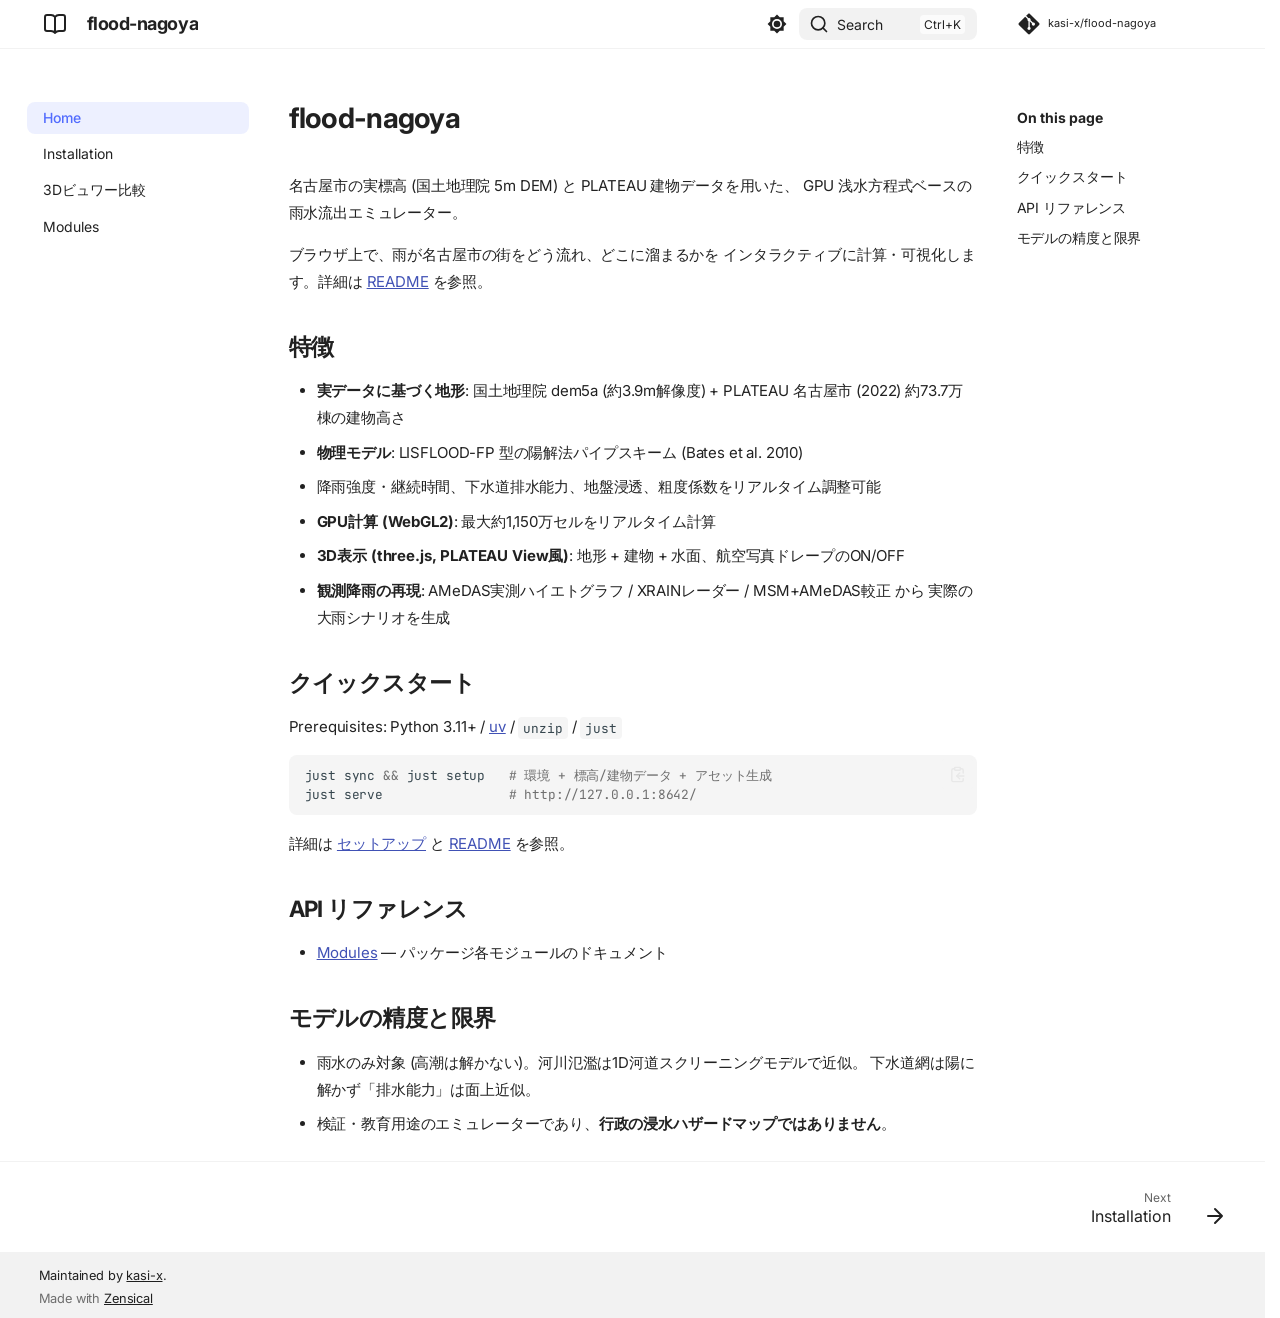
<file: index.html>
<!DOCTYPE html>
<html>

<head>
    <title>Redirecting to main branch</title>
    <meta charset="utf-8">
    <meta http-equiv="refresh" content="0; url=./main/index.html">
    <link rel="canonical" href="main/index.html">
</head>

</html>
</file>
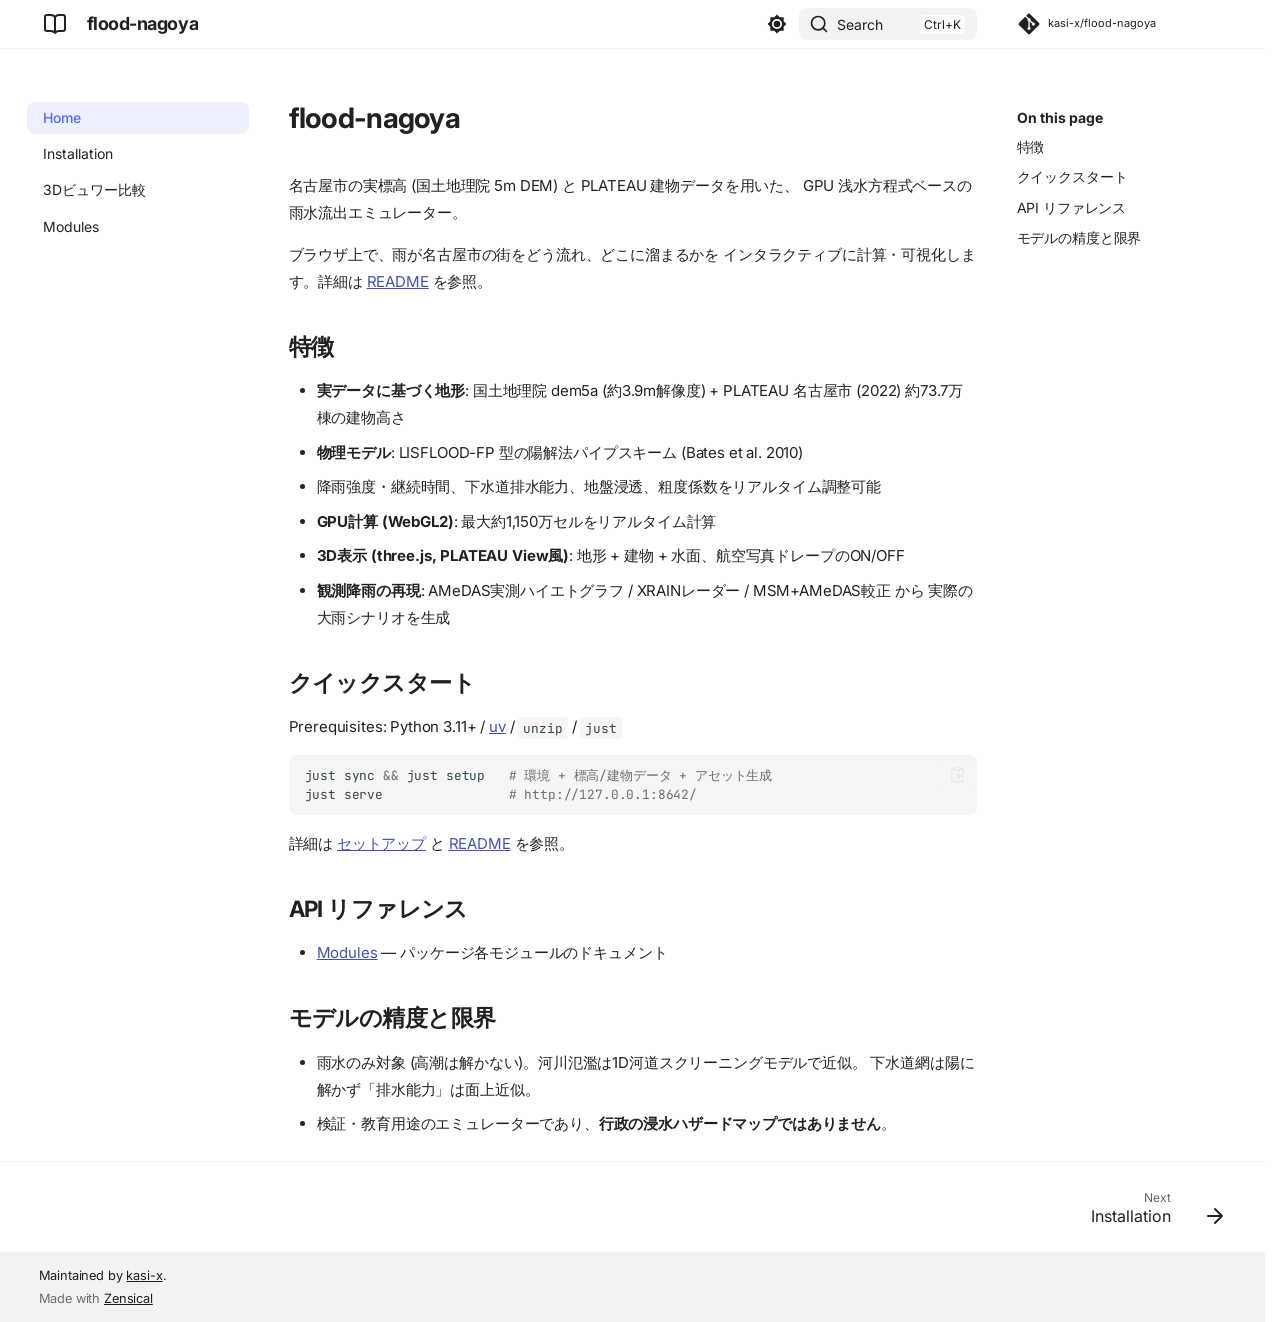
<file: main/index.html>
<!doctype html>
<html lang="en" class="no-js">
  <head>
    
      <meta charset="utf-8">
      <meta name="viewport" content="width=device-width,initial-scale=1">
      
        <meta name="description" content="名古屋市の標高データ(国土地理院5mDEM)とPLATEAU建物データを用いたGPU浅水方程式ベースの雨水流出エミュレーター">
      
      
        <meta name="author" content="kasi-x">
      
      
        <link rel="canonical" href="https://kasi-x.github.io/flood-nagoya/">
      
      
      
        <link rel="next" href="./tutorials/installation/">
      
      
        
      
      
      <link rel="icon" href="./assets/images/favicon.png">
      <meta name="generator" content="zensical-0.0.62">
    
    
      
        <title>Home - flood-nagoya</title>
      
    
    
      
        
      
      <link rel="stylesheet" href="./assets/stylesheets/modern/main.ce62732f.min.css">
      
        
          
        
        <link rel="stylesheet" href="./assets/stylesheets/modern/palette.812a03bb.min.css">
      
      


    
    
      
    
    
      
        
        
        <link rel="preconnect" href="https://fonts.gstatic.com" crossorigin>
        <link rel="stylesheet" href="https://fonts.googleapis.com/css?family=Inter:300,300i,400,400i,500,500i,700,700i%7CJetBrains+Mono:400,400i,700,700i&amp;display=fallback">
        <style>:root{--md-text-font:"Inter";--md-code-font:"JetBrains Mono"}</style>
      
    
    
    <script>__md_scope=new URL(".",location),__md_scope.pathname.endsWith("/")||(__md_scope=new URL(__md_scope.pathname+"/",location)),__md_hash=e=>[...e].reduce(((e,t)=>(e<<5)-e+t.charCodeAt(0)),0),__md_get=(e,t=localStorage,_=__md_scope)=>JSON.parse(t.getItem(_.pathname+"."+e)),__md_set=(e,t,_=localStorage,a=__md_scope)=>{try{_.setItem(a.pathname+"."+e,JSON.stringify(t))}catch(e){}},document.documentElement.setAttribute("data-platform",navigator.platform)</script>
    
      

    
    
  </head>
  
  
    
    
      
    
    
    
    
    <body dir="ltr" data-md-color-scheme="default" data-md-color-primary="indigo" data-md-color-accent="indigo">
  
    
    <input class="md-toggle" data-md-toggle="drawer" type="checkbox" id="__drawer" autocomplete="off">
    <input class="md-toggle" data-md-toggle="search" type="checkbox" id="__search" autocomplete="off">
    <label class="md-overlay" for="__drawer" aria-label="Navigation"></label>
    <div data-md-component="skip">
      
        
        <a href="#flood-nagoya" class="md-skip">
          Skip to content
        </a>
      
    </div>
    <div data-md-component="announce">
      
    </div>
    
    
      

  

<header class="md-header md-header--shadow" data-md-component="header">
  <nav class="md-header__inner md-grid" aria-label="Header">
    <a href="" title="flood-nagoya" class="md-header__button md-logo" aria-label="flood-nagoya" data-md-component="logo">
      
  
  <svg xmlns="http://www.w3.org/2000/svg" fill="none" stroke="currentColor" stroke-linecap="round" stroke-linejoin="round" stroke-width="2" class="lucide lucide-book-open" viewBox="0 0 24 24"><path d="M12 5v16M20.001 19A2 2 0 0 0 22 17V5a2 2 0 0 0-1.999-2L16 3.002A5 5 0 0 0 12 5a5 5 0 0 0-4-2H4a2 2 0 0 0-2 2v12a2 2 0 0 0 1.999 2H8a5 5 0 0 1 4 2 5 5 0 0 1 4-2z"/></svg>

    </a>
    <label class="md-header__button md-icon" for="__drawer" aria-label="Navigation">
      
      <svg xmlns="http://www.w3.org/2000/svg" fill="none" stroke="currentColor" stroke-linecap="round" stroke-linejoin="round" stroke-width="2" class="lucide lucide-menu" viewBox="0 0 24 24"><path d="M4 5h16M4 12h16M4 19h16"/></svg>
    </label>
    <div class="md-header__title" data-md-component="header-title">
      <div class="md-header__ellipsis">
        <div class="md-header__topic">
          <span class="md-ellipsis">
            flood-nagoya
          </span>
        </div>
        <div class="md-header__topic" data-md-component="header-topic">
          <span class="md-ellipsis">
            
              Home
            
          </span>
        </div>
      </div>
    </div>
    
      
        <form class="md-header__option" data-md-component="palette">
  
    
    
    
    <input class="md-option" data-md-color-media="(prefers-color-scheme: light)" data-md-color-scheme="default" data-md-color-primary="indigo" data-md-color-accent="indigo"  aria-label="Switch to dark mode"  type="radio" name="__palette" id="__palette_0">
    
      <label class="md-header__button md-icon" title="Switch to dark mode" for="__palette_1" hidden>
        <svg xmlns="http://www.w3.org/2000/svg" viewBox="0 0 24 24"><path d="M12 8a4 4 0 0 0-4 4 4 4 0 0 0 4 4 4 4 0 0 0 4-4 4 4 0 0 0-4-4m0 10a6 6 0 0 1-6-6 6 6 0 0 1 6-6 6 6 0 0 1 6 6 6 6 0 0 1-6 6m8-9.31V4h-4.69L12 .69 8.69 4H4v4.69L.69 12 4 15.31V20h4.69L12 23.31 15.31 20H20v-4.69L23.31 12z"/></svg>
      </label>
    
  
    
    
    
    <input class="md-option" data-md-color-media="(prefers-color-scheme: dark)" data-md-color-scheme="slate" data-md-color-primary="indigo" data-md-color-accent="indigo"  aria-label="Switch to light mode"  type="radio" name="__palette" id="__palette_1">
    
      <label class="md-header__button md-icon" title="Switch to light mode" for="__palette_0" hidden>
        <svg xmlns="http://www.w3.org/2000/svg" viewBox="0 0 24 24"><path d="M12 18c-.89 0-1.74-.2-2.5-.55C11.56 16.5 13 14.42 13 12s-1.44-4.5-3.5-5.45C10.26 6.2 11.11 6 12 6a6 6 0 0 1 6 6 6 6 0 0 1-6 6m8-9.31V4h-4.69L12 .69 8.69 4H4v4.69L.69 12 4 15.31V20h4.69L12 23.31 15.31 20H20v-4.69L23.31 12z"/></svg>
      </label>
    
  
</form>
      
    
    
      <script>var palette=__md_get("__palette");if(palette&&palette.color){if("(prefers-color-scheme)"===palette.color.media){var media=matchMedia("(prefers-color-scheme: light)"),input=document.querySelector(media.matches?"[data-md-color-media='(prefers-color-scheme: light)']":"[data-md-color-media='(prefers-color-scheme: dark)']");palette.color.media=input.getAttribute("data-md-color-media"),palette.color.scheme=input.getAttribute("data-md-color-scheme"),palette.color.primary=input.getAttribute("data-md-color-primary"),palette.color.accent=input.getAttribute("data-md-color-accent")}for(var[key,value]of Object.entries(palette.color))document.body.setAttribute("data-md-color-"+key,value)}</script>
    
    
    
      
      
        <label class="md-header__button md-icon" for="__search" aria-label="Search">
          
          <svg xmlns="http://www.w3.org/2000/svg" fill="none" stroke="currentColor" stroke-linecap="round" stroke-linejoin="round" stroke-width="2" class="lucide lucide-search" viewBox="0 0 24 24"><path d="m21 21-4.34-4.34"/><circle cx="11" cy="11" r="8"/></svg>
        </label>
        <div class="md-search" data-md-component="search" role="dialog" aria-label="Search">
  <button type="button" class="md-search__button">
    Search
  </button>
</div>
      
    
    <div class="md-header__source">
      
        <a href="https://github.com/kasi-x/flood-nagoya" title="Go to repository" class="md-source" data-md-component="source">
  <div class="md-source__icon md-icon">
    
    <svg xmlns="http://www.w3.org/2000/svg" viewBox="0 0 448 512"><!--! Font Awesome Free 7.3.1 by @fontawesome - https://fontawesome.com License - https://fontawesome.com/license/free (Icons: CC BY 4.0, Fonts: SIL OFL 1.1, Code: MIT License) Copyright 2026 Fonticons, Inc.--><path fill="currentColor" d="M439.6 236.1 244 40.5c-5.4-5.5-12.8-8.5-20.4-8.5s-15 3-20.4 8.4L162.5 81l51.5 51.5c27.1-9.1 52.7 16.8 43.4 43.7l49.7 49.7c34.2-11.8 61.2 31 35.5 56.7-26.5 26.5-70.2-2.9-56-37.3L240.3 199v121.9c25.3 12.5 22.3 41.8 9.1 55-6.4 6.4-15.2 10.1-24.3 10.1s-17.8-3.6-24.3-10.1c-17.6-17.6-11.1-46.9 11.2-56v-123c-20.8-8.5-24.6-30.7-18.6-45L142.6 101 8.5 235.1C3 240.6 0 247.9 0 255.5s3 15 8.5 20.4l195.6 195.7c5.4 5.4 12.7 8.4 20.4 8.4s15-3 20.4-8.4l194.7-194.7c5.4-5.4 8.4-12.8 8.4-20.4s-3-15-8.4-20.4"/></svg>
  </div>
  <div class="md-source__repository">
    kasi-x/flood-nagoya
  </div>
</a>
      
    </div>
  </nav>
  
</header>
    
    <div class="md-container" data-md-component="container">
      
      
        
          
        
      
      <main class="md-main" data-md-component="main">
        <div class="md-main__inner md-grid">
          
            
              
              <div class="md-sidebar md-sidebar--primary" data-md-component="sidebar" data-md-type="navigation" >
                <div class="md-sidebar__scrollwrap">
                  <div class="md-sidebar__inner">
                    



<nav class="md-nav md-nav--primary" aria-label="Navigation" data-md-level="0">
  <label class="md-nav__title" for="__drawer">
    <a href="" title="flood-nagoya" class="md-nav__button md-logo" aria-label="flood-nagoya" data-md-component="logo">
      
  
  <svg xmlns="http://www.w3.org/2000/svg" fill="none" stroke="currentColor" stroke-linecap="round" stroke-linejoin="round" stroke-width="2" class="lucide lucide-book-open" viewBox="0 0 24 24"><path d="M12 5v16M20.001 19A2 2 0 0 0 22 17V5a2 2 0 0 0-1.999-2L16 3.002A5 5 0 0 0 12 5a5 5 0 0 0-4-2H4a2 2 0 0 0-2 2v12a2 2 0 0 0 1.999 2H8a5 5 0 0 1 4 2 5 5 0 0 1 4-2z"/></svg>

    </a>
    flood-nagoya
  </label>
  
    <div class="md-nav__source">
      <a href="https://github.com/kasi-x/flood-nagoya" title="Go to repository" class="md-source" data-md-component="source">
  <div class="md-source__icon md-icon">
    
    <svg xmlns="http://www.w3.org/2000/svg" viewBox="0 0 448 512"><!--! Font Awesome Free 7.3.1 by @fontawesome - https://fontawesome.com License - https://fontawesome.com/license/free (Icons: CC BY 4.0, Fonts: SIL OFL 1.1, Code: MIT License) Copyright 2026 Fonticons, Inc.--><path fill="currentColor" d="M439.6 236.1 244 40.5c-5.4-5.5-12.8-8.5-20.4-8.5s-15 3-20.4 8.4L162.5 81l51.5 51.5c27.1-9.1 52.7 16.8 43.4 43.7l49.7 49.7c34.2-11.8 61.2 31 35.5 56.7-26.5 26.5-70.2-2.9-56-37.3L240.3 199v121.9c25.3 12.5 22.3 41.8 9.1 55-6.4 6.4-15.2 10.1-24.3 10.1s-17.8-3.6-24.3-10.1c-17.6-17.6-11.1-46.9 11.2-56v-123c-20.8-8.5-24.6-30.7-18.6-45L142.6 101 8.5 235.1C3 240.6 0 247.9 0 255.5s3 15 8.5 20.4l195.6 195.7c5.4 5.4 12.7 8.4 20.4 8.4s15-3 20.4-8.4l194.7-194.7c5.4-5.4 8.4-12.8 8.4-20.4s-3-15-8.4-20.4"/></svg>
  </div>
  <div class="md-source__repository">
    kasi-x/flood-nagoya
  </div>
</a>
    </div>
  
  <ul class="md-nav__list" data-md-scrollfix>
    
      
      
  
  
    
  
  
  
    <li class="md-nav__item md-nav__item--active">
      
      
      
      
        
      
      
        <label class="md-nav__link md-nav__link--active" for="__toc">
          
  
  
  <span class="md-ellipsis">
    
  
  Home

    
  </span>
  
  

          <span class="md-nav__icon md-icon"></span>
        </label>
      
      <a href="" class="md-nav__link md-nav__link--active">
        
  
  
  <span class="md-ellipsis">
    
  
  Home

    
  </span>
  
  

      </a>
      
        


<nav class="md-nav md-nav--secondary" aria-label="On this page">
  
  
  
    
  
  
    <label class="md-nav__title" for="__toc">
      <span class="md-nav__icon md-icon"></span>
      On this page
    </label>
    <ul class="md-nav__list" data-md-component="toc" data-md-scrollfix>
      
        <li class="md-nav__item">
  <a href="#_1" class="md-nav__link">
    <span class="md-ellipsis">
      <span class="md-typeset">
        特徴
      </span>
    </span>
  </a>
  
</li>
      
        <li class="md-nav__item">
  <a href="#_2" class="md-nav__link">
    <span class="md-ellipsis">
      <span class="md-typeset">
        クイックスタート
      </span>
    </span>
  </a>
  
</li>
      
        <li class="md-nav__item">
  <a href="#api" class="md-nav__link">
    <span class="md-ellipsis">
      <span class="md-typeset">
        API リファレンス
      </span>
    </span>
  </a>
  
</li>
      
        <li class="md-nav__item">
  <a href="#_3" class="md-nav__link">
    <span class="md-ellipsis">
      <span class="md-typeset">
        モデルの精度と限界
      </span>
    </span>
  </a>
  
</li>
      
    </ul>
  
</nav>
      
    </li>
  

    
      
      
  
  
  
  
    <li class="md-nav__item">
      <a href="./tutorials/installation/" class="md-nav__link">
        
  
  
  <span class="md-ellipsis">
    
  
  Installation

    
  </span>
  
  

      </a>
    </li>
  

    
      
      
  
  
  
  
    <li class="md-nav__item">
      <a href="./viewers/" class="md-nav__link">
        
  
  
  <span class="md-ellipsis">
    
  
  3Dビュワー比較

    
  </span>
  
  

      </a>
    </li>
  

    
      
      
  
  
  
  
    <li class="md-nav__item">
      <a href="./modules/" class="md-nav__link">
        
  
  
  <span class="md-ellipsis">
    
  
  Modules

    
  </span>
  
  

      </a>
    </li>
  

    
  </ul>
</nav>
                  </div>
                </div>
              </div>
            
            
              
              <div class="md-sidebar md-sidebar--secondary" data-md-component="sidebar" data-md-type="toc" >
                <div class="md-sidebar__scrollwrap">
                  
                    
                    
                    
                      
                    
                    
                      <input class="md-nav__toggle md-toggle" type="checkbox" id="__toc">
                      <div class="md-sidebar-button__wrapper">
                        <label class="md-sidebar-button" for="__toc"></label>
                      </div>
                    
                  
                  <div class="md-sidebar__inner">
                    


<nav class="md-nav md-nav--secondary" aria-label="On this page">
  
  
  
    
  
  
    <label class="md-nav__title" for="__toc">
      <span class="md-nav__icon md-icon"></span>
      On this page
    </label>
    <ul class="md-nav__list" data-md-component="toc" data-md-scrollfix>
      
        <li class="md-nav__item">
  <a href="#_1" class="md-nav__link">
    <span class="md-ellipsis">
      <span class="md-typeset">
        特徴
      </span>
    </span>
  </a>
  
</li>
      
        <li class="md-nav__item">
  <a href="#_2" class="md-nav__link">
    <span class="md-ellipsis">
      <span class="md-typeset">
        クイックスタート
      </span>
    </span>
  </a>
  
</li>
      
        <li class="md-nav__item">
  <a href="#api" class="md-nav__link">
    <span class="md-ellipsis">
      <span class="md-typeset">
        API リファレンス
      </span>
    </span>
  </a>
  
</li>
      
        <li class="md-nav__item">
  <a href="#_3" class="md-nav__link">
    <span class="md-ellipsis">
      <span class="md-typeset">
        モデルの精度と限界
      </span>
    </span>
  </a>
  
</li>
      
    </ul>
  
</nav>
                  </div>
                </div>
              </div>
            
          
          
            <div class="md-content" data-md-component="content">
              
              <article class="md-content__inner md-typeset">
                
                  
  
  


<h1 id="flood-nagoya">flood-nagoya<a class="headerlink" href="#flood-nagoya" title="Permanent link">&para;</a></h1>
<p>名古屋市の実標高 (国土地理院 5m DEM) と PLATEAU 建物データを用いた、
GPU 浅水方程式ベースの雨水流出エミュレーター。</p>
<p>ブラウザ上で、雨が名古屋市の街をどう流れ、どこに溜まるかを
インタラクティブに計算・可視化します。詳細は <a href="https://github.com/kasi-x/flood-nagoya/blob/main/README.md">README</a> を参照。</p>
<h2 id="_1">特徴<a class="headerlink" href="#_1" title="Permanent link">&para;</a></h2>
<ul>
<li><strong>実データに基づく地形</strong>: 国土地理院 dem5a (約3.9m解像度) + PLATEAU 名古屋市 (2022) 約73.7万棟の建物高さ</li>
<li><strong>物理モデル</strong>: LISFLOOD-FP 型の陽解法パイプスキーム (Bates et al. 2010)</li>
<li>降雨強度・継続時間、下水道排水能力、地盤浸透、粗度係数をリアルタイム調整可能</li>
<li><strong>GPU計算 (WebGL2)</strong>: 最大約1,150万セルをリアルタイム計算</li>
<li><strong>3D表示 (three.js, PLATEAU View風)</strong>: 地形 + 建物 + 水面、航空写真ドレープのON/OFF</li>
<li><strong>観測降雨の再現</strong>: AMeDAS実測ハイエトグラフ / XRAINレーダー / MSM+AMeDAS較正 から
  実際の大雨シナリオを生成</li>
</ul>
<h2 id="_2">クイックスタート<a class="headerlink" href="#_2" title="Permanent link">&para;</a></h2>
<p>Prerequisites: Python 3.11+ / <a href="https://docs.astral.sh/uv/">uv</a> / <code>unzip</code> / <code>just</code></p>
<div class="highlight"><pre><span></span><code>just<span class="w"> </span>sync<span class="w"> </span><span class="o">&amp;&amp;</span><span class="w"> </span>just<span class="w"> </span>setup<span class="w">   </span><span class="c1"># 環境 + 標高/建物データ + アセット生成</span>
just<span class="w"> </span>serve<span class="w">                </span><span class="c1"># http://127.0.0.1:8642/</span>
</code></pre></div>
<p>詳細は <a href="tutorials/installation/">セットアップ</a> と <a href="https://github.com/kasi-x/flood-nagoya/blob/main/README.md">README</a> を参照。</p>
<h2 id="api">API リファレンス<a class="headerlink" href="#api" title="Permanent link">&para;</a></h2>
<ul>
<li><a href="modules/">Modules</a> — パッケージ各モジュールのドキュメント</li>
</ul>
<h2 id="_3">モデルの精度と限界<a class="headerlink" href="#_3" title="Permanent link">&para;</a></h2>
<ul>
<li>雨水のみ対象 (高潮は解かない)。河川氾濫は1D河道スクリーニングモデルで近似。
  下水道網は陽に解かず「排水能力」は面上近似。</li>
<li>検証・教育用途のエミュレーターであり、<strong>行政の浸水ハザードマップではありません</strong>。</li>
</ul>














                
              </article>
            </div>
          
          
  <script>var tabs=__md_get("__tabs");if(Array.isArray(tabs))e:for(var set of document.querySelectorAll(".tabbed-set")){var labels=set.querySelector(".tabbed-labels");for(var tab of tabs)for(var label of labels.getElementsByTagName("label"))if(label.innerText.trim()===tab){var input=document.getElementById(label.htmlFor);input.checked=!0;continue e}}</script>

<script>var target=document.getElementById(location.hash.slice(1));target&&target.name&&(target.checked=target.name.startsWith("__tabbed_"))</script>
        </div>
        
          <button type="button" class="md-top md-icon" data-md-component="top" hidden>
  
  <svg xmlns="http://www.w3.org/2000/svg" fill="none" stroke="currentColor" stroke-linecap="round" stroke-linejoin="round" stroke-width="2" class="lucide lucide-circle-arrow-up" viewBox="0 0 24 24"><circle cx="12" cy="12" r="10"/><path d="m16 12-4-4-4 4M12 16V8"/></svg>
  Back to top
</button>
        
      </main>
      
        <footer class="md-footer">
  
    
      
      <nav class="md-footer__inner md-grid" aria-label="Footer" >
        
        
          
          <a href="./tutorials/installation/" class="md-footer__link md-footer__link--next" aria-label="Next: Installation">
            <div class="md-footer__title">
              <span class="md-footer__direction">
                Next
              </span>
              <div class="md-ellipsis">
                Installation
              </div>
            </div>
            <div class="md-footer__button md-icon">
              
              <svg xmlns="http://www.w3.org/2000/svg" fill="none" stroke="currentColor" stroke-linecap="round" stroke-linejoin="round" stroke-width="2" class="lucide lucide-arrow-right" viewBox="0 0 24 24"><path d="M5 12h14M12 5l7 7-7 7"/></svg>
            </div>
          </a>
        
      </nav>
    
  
  <div class="md-footer-meta md-typeset">
    <div class="md-footer-meta__inner md-grid">
      <div class="md-copyright">
  
    <div class="md-copyright__highlight">
      Maintained by <a href="https://github.com/kasi-x/flood-nagoya">kasi-x</a>.
    </div>
  
  
    Made with
    <a href="https://zensical.org/" target="_blank" rel="noopener">
      Zensical
    </a>
  
</div>
      
    </div>
  </div>
</footer>
      
    </div>
    <div class="md-dialog" data-md-component="dialog">
      <div class="md-dialog__inner md-typeset"></div>
    </div>
    
    
    
      
      
      
      
        
        
      <script id="__config" type="application/json">{"annotate":null,"base":".","features":["announce.dismiss","content.code.annotate","content.code.copy","content.code.select","content.footnote.tooltips","content.tabs.link","content.tooltips","navigation.footer","navigation.indexes","navigation.instant","navigation.top","navigation.tracking","search.highlight"],"redirect":null,"search":"./assets/javascripts/workers/search.7d14d953.min.js","tags":null,"translations":{"clipboard.copied":"Copied to clipboard","clipboard.copy":"Copy to clipboard","search.result.more.one":"1 more on this page","search.result.more.other":"# more on this page","search.result.none":"No matching documents","search.result.one":"1 matching document","search.result.other":"# matching documents","search.result.placeholder":"Type to start searching","search.result.term.missing":"Missing","select.version":"Select version"},"version":null}</script>
    
    
      <script src="./assets/javascripts/bundle.8dcc8e9c.min.js"></script>
      
    
  </body>
</html>
</file>
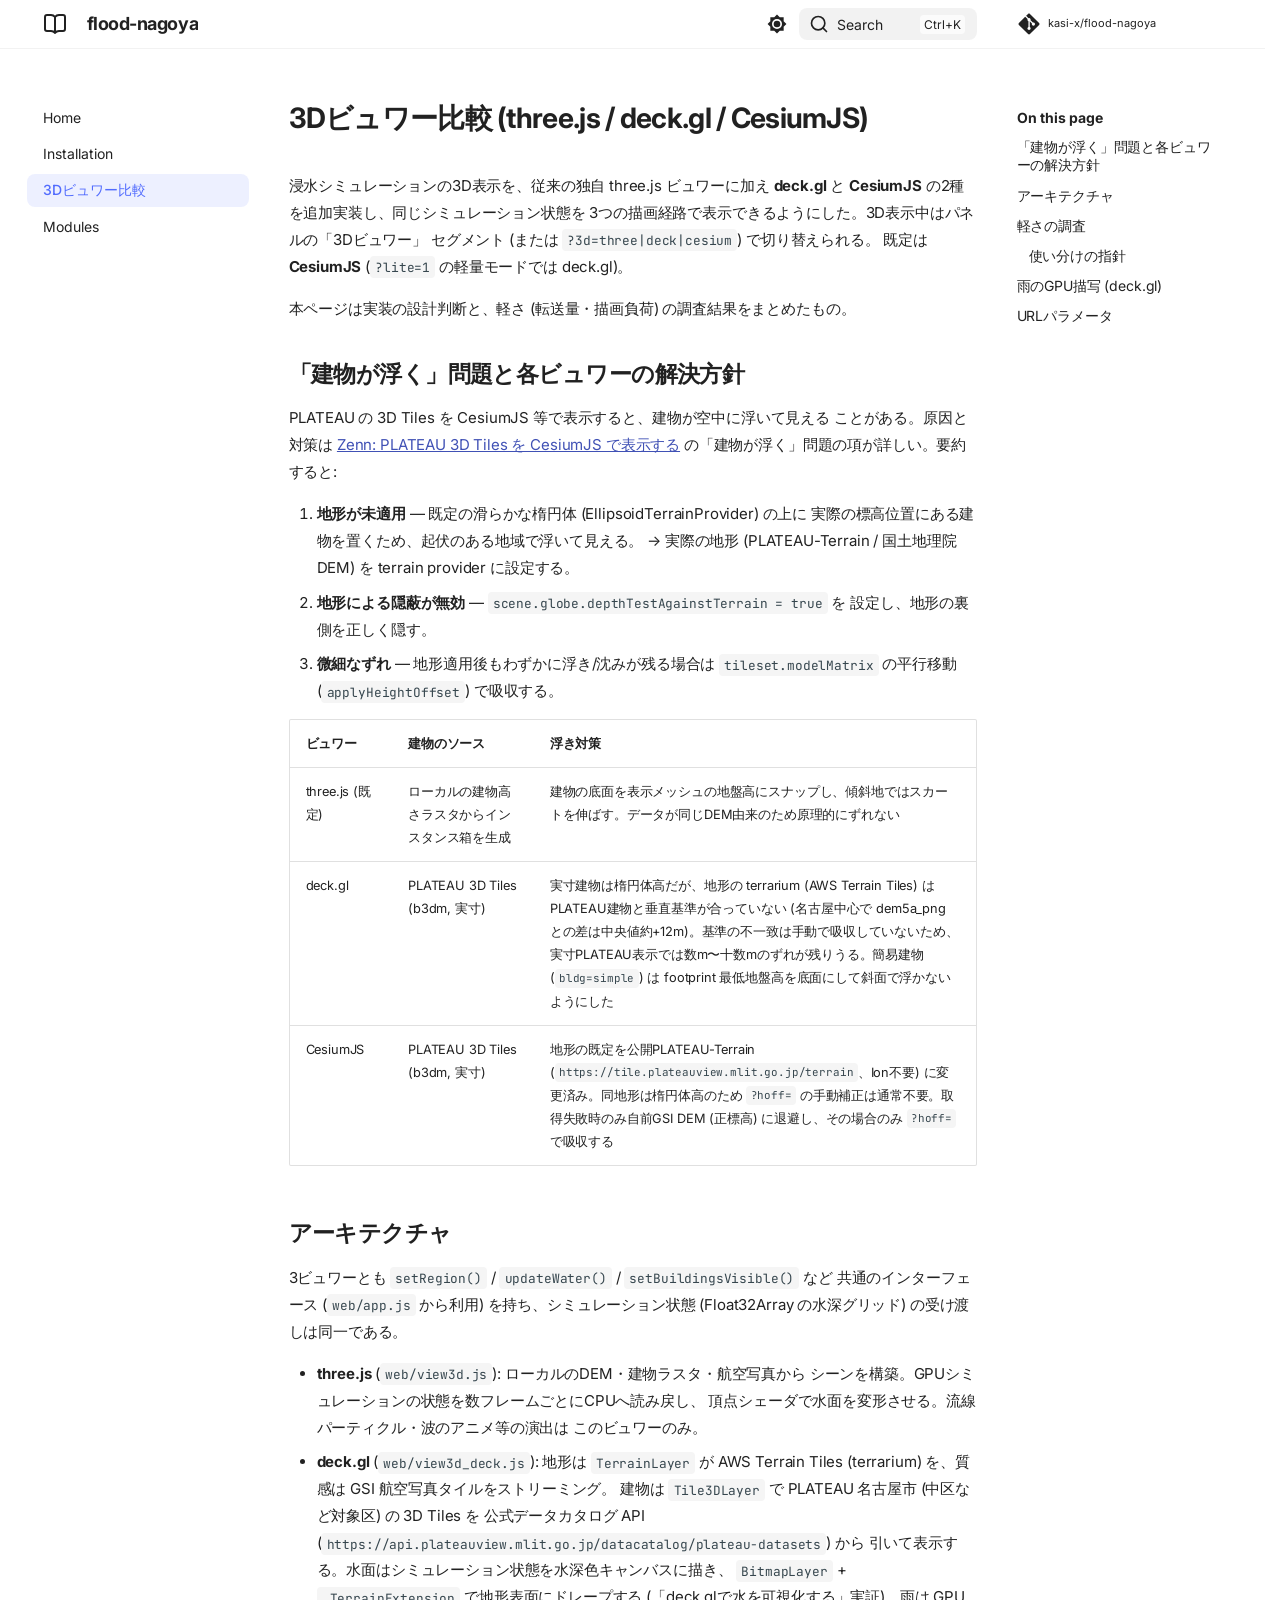
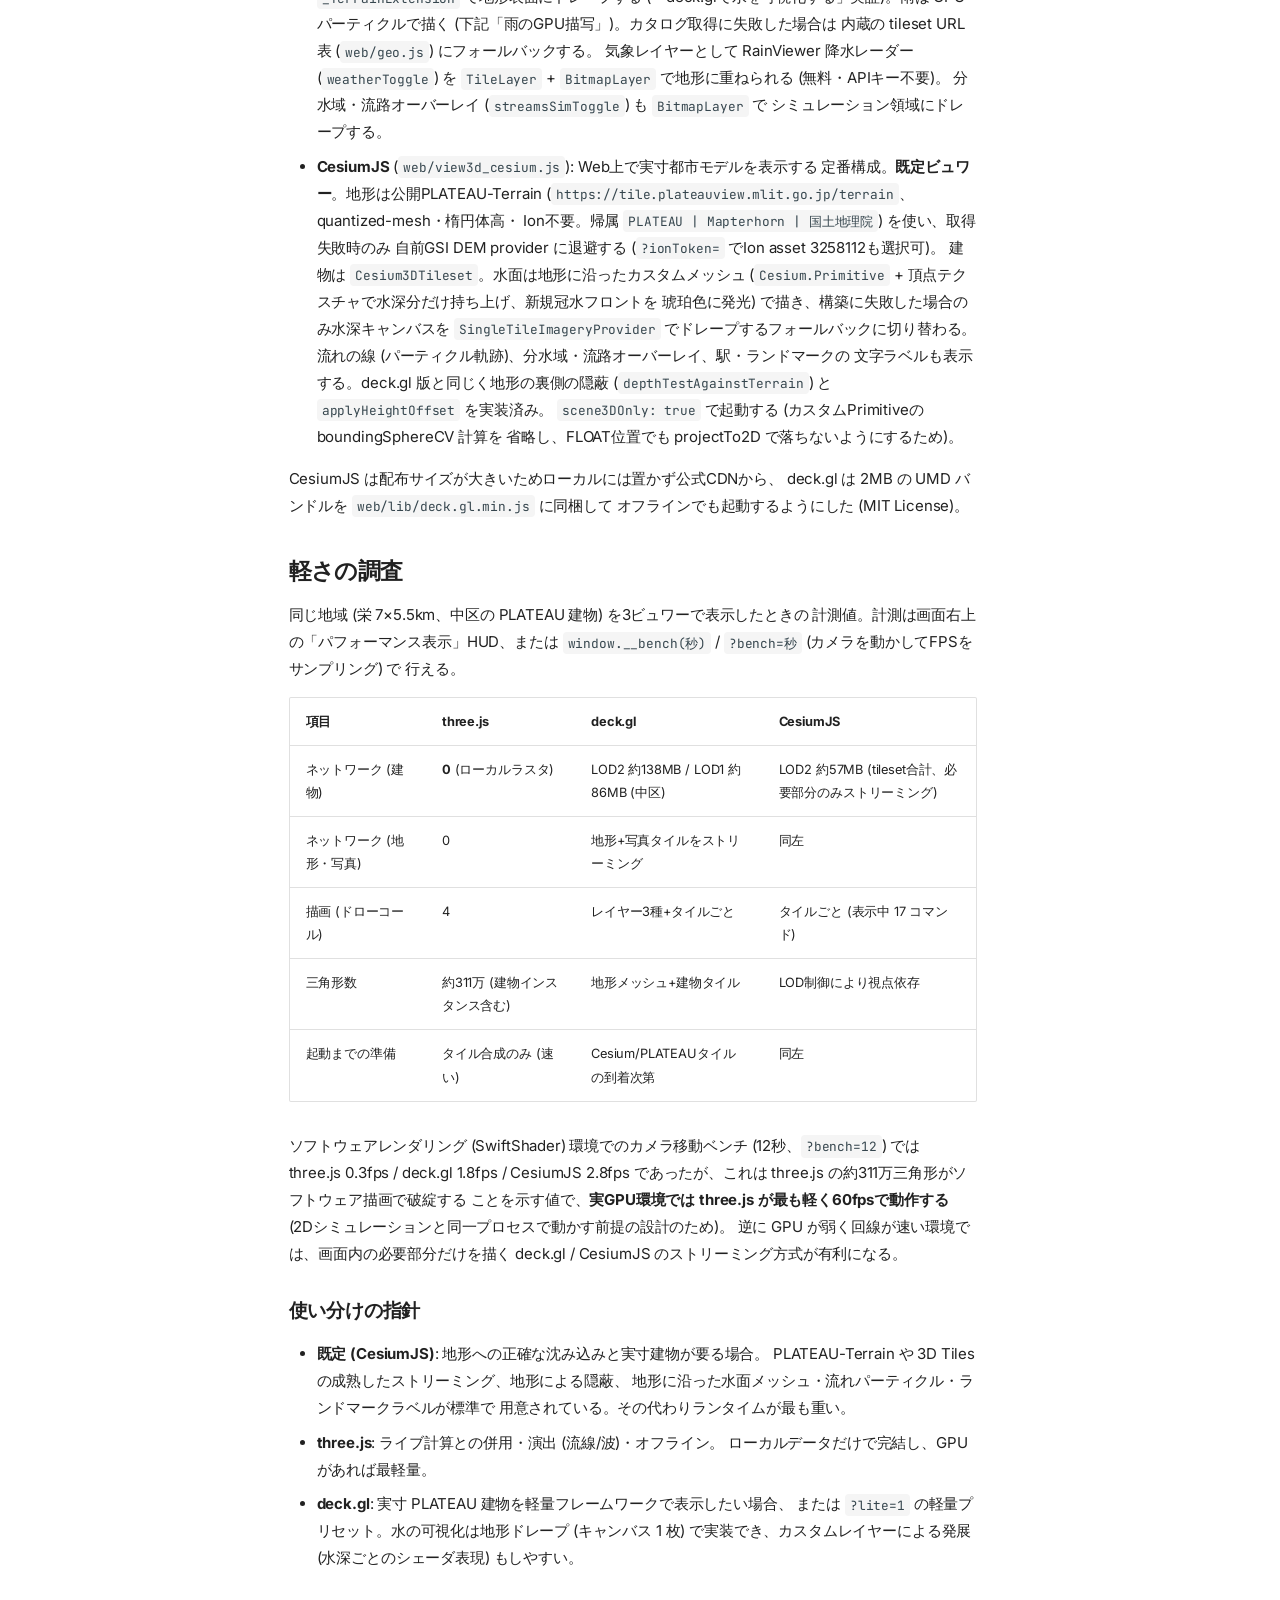
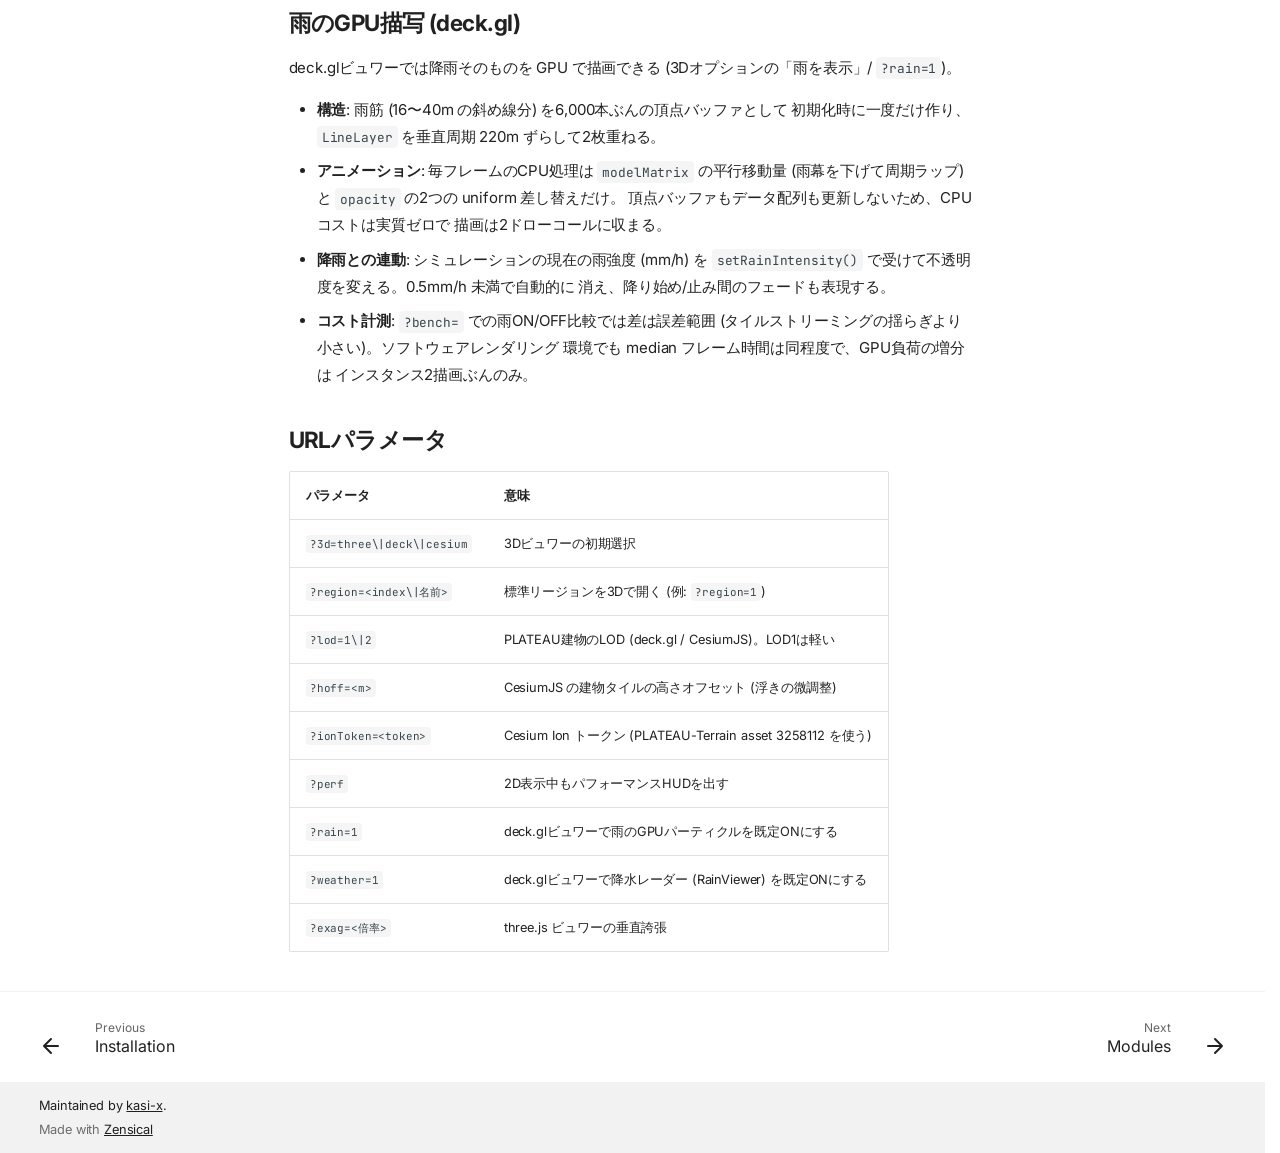
<file: main/viewers/index.html>
<!doctype html>
<html lang="en" class="no-js">
  <head>
    
      <meta charset="utf-8">
      <meta name="viewport" content="width=device-width,initial-scale=1">
      
        <meta name="description" content="名古屋市の標高データ(国土地理院5mDEM)とPLATEAU建物データを用いたGPU浅水方程式ベースの雨水流出エミュレーター">
      
      
        <meta name="author" content="kasi-x">
      
      
        <link rel="canonical" href="https://kasi-x.github.io/flood-nagoya/viewers/">
      
      
        <link rel="prev" href="../tutorials/installation/">
      
      
        <link rel="next" href="../modules/">
      
      
        
      
      
      <link rel="icon" href="../assets/images/favicon.png">
      <meta name="generator" content="zensical-0.0.62">
    
    
      
        <title>3Dビュワー比較 - flood-nagoya</title>
      
    
    
      
        
      
      <link rel="stylesheet" href="../assets/stylesheets/modern/main.ce62732f.min.css">
      
        
          
        
        <link rel="stylesheet" href="../assets/stylesheets/modern/palette.812a03bb.min.css">
      
      


    
    
      
    
    
      
        
        
        <link rel="preconnect" href="https://fonts.gstatic.com" crossorigin>
        <link rel="stylesheet" href="https://fonts.googleapis.com/css?family=Inter:300,300i,400,400i,500,500i,700,700i%7CJetBrains+Mono:400,400i,700,700i&amp;display=fallback">
        <style>:root{--md-text-font:"Inter";--md-code-font:"JetBrains Mono"}</style>
      
    
    
    <script>__md_scope=new URL("..",location),__md_scope.pathname.endsWith("/")||(__md_scope=new URL(__md_scope.pathname+"/",location)),__md_hash=e=>[...e].reduce(((e,t)=>(e<<5)-e+t.charCodeAt(0)),0),__md_get=(e,t=localStorage,_=__md_scope)=>JSON.parse(t.getItem(_.pathname+"."+e)),__md_set=(e,t,_=localStorage,a=__md_scope)=>{try{_.setItem(a.pathname+"."+e,JSON.stringify(t))}catch(e){}},document.documentElement.setAttribute("data-platform",navigator.platform)</script>
    
      

    
    
  </head>
  
  
    
    
      
    
    
    
    
    <body dir="ltr" data-md-color-scheme="default" data-md-color-primary="indigo" data-md-color-accent="indigo">
  
    
    <input class="md-toggle" data-md-toggle="drawer" type="checkbox" id="__drawer" autocomplete="off">
    <input class="md-toggle" data-md-toggle="search" type="checkbox" id="__search" autocomplete="off">
    <label class="md-overlay" for="__drawer" aria-label="Navigation"></label>
    <div data-md-component="skip">
      
        
        <a href="#3d-threejs-deckgl-cesiumjs" class="md-skip">
          Skip to content
        </a>
      
    </div>
    <div data-md-component="announce">
      
    </div>
    
    
      

  

<header class="md-header md-header--shadow" data-md-component="header">
  <nav class="md-header__inner md-grid" aria-label="Header">
    <a href="./.." title="flood-nagoya" class="md-header__button md-logo" aria-label="flood-nagoya" data-md-component="logo">
      
  
  <svg xmlns="http://www.w3.org/2000/svg" fill="none" stroke="currentColor" stroke-linecap="round" stroke-linejoin="round" stroke-width="2" class="lucide lucide-book-open" viewBox="0 0 24 24"><path d="M12 5v16M20.001 19A2 2 0 0 0 22 17V5a2 2 0 0 0-1.999-2L16 3.002A5 5 0 0 0 12 5a5 5 0 0 0-4-2H4a2 2 0 0 0-2 2v12a2 2 0 0 0 1.999 2H8a5 5 0 0 1 4 2 5 5 0 0 1 4-2z"/></svg>

    </a>
    <label class="md-header__button md-icon" for="__drawer" aria-label="Navigation">
      
      <svg xmlns="http://www.w3.org/2000/svg" fill="none" stroke="currentColor" stroke-linecap="round" stroke-linejoin="round" stroke-width="2" class="lucide lucide-menu" viewBox="0 0 24 24"><path d="M4 5h16M4 12h16M4 19h16"/></svg>
    </label>
    <div class="md-header__title" data-md-component="header-title">
      <div class="md-header__ellipsis">
        <div class="md-header__topic">
          <span class="md-ellipsis">
            flood-nagoya
          </span>
        </div>
        <div class="md-header__topic" data-md-component="header-topic">
          <span class="md-ellipsis">
            
              3Dビュワー比較
            
          </span>
        </div>
      </div>
    </div>
    
      
        <form class="md-header__option" data-md-component="palette">
  
    
    
    
    <input class="md-option" data-md-color-media="(prefers-color-scheme: light)" data-md-color-scheme="default" data-md-color-primary="indigo" data-md-color-accent="indigo"  aria-label="Switch to dark mode"  type="radio" name="__palette" id="__palette_0">
    
      <label class="md-header__button md-icon" title="Switch to dark mode" for="__palette_1" hidden>
        <svg xmlns="http://www.w3.org/2000/svg" viewBox="0 0 24 24"><path d="M12 8a4 4 0 0 0-4 4 4 4 0 0 0 4 4 4 4 0 0 0 4-4 4 4 0 0 0-4-4m0 10a6 6 0 0 1-6-6 6 6 0 0 1 6-6 6 6 0 0 1 6 6 6 6 0 0 1-6 6m8-9.31V4h-4.69L12 .69 8.69 4H4v4.69L.69 12 4 15.31V20h4.69L12 23.31 15.31 20H20v-4.69L23.31 12z"/></svg>
      </label>
    
  
    
    
    
    <input class="md-option" data-md-color-media="(prefers-color-scheme: dark)" data-md-color-scheme="slate" data-md-color-primary="indigo" data-md-color-accent="indigo"  aria-label="Switch to light mode"  type="radio" name="__palette" id="__palette_1">
    
      <label class="md-header__button md-icon" title="Switch to light mode" for="__palette_0" hidden>
        <svg xmlns="http://www.w3.org/2000/svg" viewBox="0 0 24 24"><path d="M12 18c-.89 0-1.74-.2-2.5-.55C11.56 16.5 13 14.42 13 12s-1.44-4.5-3.5-5.45C10.26 6.2 11.11 6 12 6a6 6 0 0 1 6 6 6 6 0 0 1-6 6m8-9.31V4h-4.69L12 .69 8.69 4H4v4.69L.69 12 4 15.31V20h4.69L12 23.31 15.31 20H20v-4.69L23.31 12z"/></svg>
      </label>
    
  
</form>
      
    
    
      <script>var palette=__md_get("__palette");if(palette&&palette.color){if("(prefers-color-scheme)"===palette.color.media){var media=matchMedia("(prefers-color-scheme: light)"),input=document.querySelector(media.matches?"[data-md-color-media='(prefers-color-scheme: light)']":"[data-md-color-media='(prefers-color-scheme: dark)']");palette.color.media=input.getAttribute("data-md-color-media"),palette.color.scheme=input.getAttribute("data-md-color-scheme"),palette.color.primary=input.getAttribute("data-md-color-primary"),palette.color.accent=input.getAttribute("data-md-color-accent")}for(var[key,value]of Object.entries(palette.color))document.body.setAttribute("data-md-color-"+key,value)}</script>
    
    
    
      
      
        <label class="md-header__button md-icon" for="__search" aria-label="Search">
          
          <svg xmlns="http://www.w3.org/2000/svg" fill="none" stroke="currentColor" stroke-linecap="round" stroke-linejoin="round" stroke-width="2" class="lucide lucide-search" viewBox="0 0 24 24"><path d="m21 21-4.34-4.34"/><circle cx="11" cy="11" r="8"/></svg>
        </label>
        <div class="md-search" data-md-component="search" role="dialog" aria-label="Search">
  <button type="button" class="md-search__button">
    Search
  </button>
</div>
      
    
    <div class="md-header__source">
      
        <a href="https://github.com/kasi-x/flood-nagoya" title="Go to repository" class="md-source" data-md-component="source">
  <div class="md-source__icon md-icon">
    
    <svg xmlns="http://www.w3.org/2000/svg" viewBox="0 0 448 512"><!--! Font Awesome Free 7.3.1 by @fontawesome - https://fontawesome.com License - https://fontawesome.com/license/free (Icons: CC BY 4.0, Fonts: SIL OFL 1.1, Code: MIT License) Copyright 2026 Fonticons, Inc.--><path fill="currentColor" d="M439.6 236.1 244 40.5c-5.4-5.5-12.8-8.5-20.4-8.5s-15 3-20.4 8.4L162.5 81l51.5 51.5c27.1-9.1 52.7 16.8 43.4 43.7l49.7 49.7c34.2-11.8 61.2 31 35.5 56.7-26.5 26.5-70.2-2.9-56-37.3L240.3 199v121.9c25.3 12.5 22.3 41.8 9.1 55-6.4 6.4-15.2 10.1-24.3 10.1s-17.8-3.6-24.3-10.1c-17.6-17.6-11.1-46.9 11.2-56v-123c-20.8-8.5-24.6-30.7-18.6-45L142.6 101 8.5 235.1C3 240.6 0 247.9 0 255.5s3 15 8.5 20.4l195.6 195.7c5.4 5.4 12.7 8.4 20.4 8.4s15-3 20.4-8.4l194.7-194.7c5.4-5.4 8.4-12.8 8.4-20.4s-3-15-8.4-20.4"/></svg>
  </div>
  <div class="md-source__repository">
    kasi-x/flood-nagoya
  </div>
</a>
      
    </div>
  </nav>
  
</header>
    
    <div class="md-container" data-md-component="container">
      
      
        
          
        
      
      <main class="md-main" data-md-component="main">
        <div class="md-main__inner md-grid">
          
            
              
              <div class="md-sidebar md-sidebar--primary" data-md-component="sidebar" data-md-type="navigation" >
                <div class="md-sidebar__scrollwrap">
                  <div class="md-sidebar__inner">
                    



<nav class="md-nav md-nav--primary" aria-label="Navigation" data-md-level="0">
  <label class="md-nav__title" for="__drawer">
    <a href="./.." title="flood-nagoya" class="md-nav__button md-logo" aria-label="flood-nagoya" data-md-component="logo">
      
  
  <svg xmlns="http://www.w3.org/2000/svg" fill="none" stroke="currentColor" stroke-linecap="round" stroke-linejoin="round" stroke-width="2" class="lucide lucide-book-open" viewBox="0 0 24 24"><path d="M12 5v16M20.001 19A2 2 0 0 0 22 17V5a2 2 0 0 0-1.999-2L16 3.002A5 5 0 0 0 12 5a5 5 0 0 0-4-2H4a2 2 0 0 0-2 2v12a2 2 0 0 0 1.999 2H8a5 5 0 0 1 4 2 5 5 0 0 1 4-2z"/></svg>

    </a>
    flood-nagoya
  </label>
  
    <div class="md-nav__source">
      <a href="https://github.com/kasi-x/flood-nagoya" title="Go to repository" class="md-source" data-md-component="source">
  <div class="md-source__icon md-icon">
    
    <svg xmlns="http://www.w3.org/2000/svg" viewBox="0 0 448 512"><!--! Font Awesome Free 7.3.1 by @fontawesome - https://fontawesome.com License - https://fontawesome.com/license/free (Icons: CC BY 4.0, Fonts: SIL OFL 1.1, Code: MIT License) Copyright 2026 Fonticons, Inc.--><path fill="currentColor" d="M439.6 236.1 244 40.5c-5.4-5.5-12.8-8.5-20.4-8.5s-15 3-20.4 8.4L162.5 81l51.5 51.5c27.1-9.1 52.7 16.8 43.4 43.7l49.7 49.7c34.2-11.8 61.2 31 35.5 56.7-26.5 26.5-70.2-2.9-56-37.3L240.3 199v121.9c25.3 12.5 22.3 41.8 9.1 55-6.4 6.4-15.2 10.1-24.3 10.1s-17.8-3.6-24.3-10.1c-17.6-17.6-11.1-46.9 11.2-56v-123c-20.8-8.5-24.6-30.7-18.6-45L142.6 101 8.5 235.1C3 240.6 0 247.9 0 255.5s3 15 8.5 20.4l195.6 195.7c5.4 5.4 12.7 8.4 20.4 8.4s15-3 20.4-8.4l194.7-194.7c5.4-5.4 8.4-12.8 8.4-20.4s-3-15-8.4-20.4"/></svg>
  </div>
  <div class="md-source__repository">
    kasi-x/flood-nagoya
  </div>
</a>
    </div>
  
  <ul class="md-nav__list" data-md-scrollfix>
    
      
      
  
  
  
  
    <li class="md-nav__item">
      <a href="./.." class="md-nav__link">
        
  
  
  <span class="md-ellipsis">
    
  
  Home

    
  </span>
  
  

      </a>
    </li>
  

    
      
      
  
  
  
  
    <li class="md-nav__item">
      <a href="../tutorials/installation/" class="md-nav__link">
        
  
  
  <span class="md-ellipsis">
    
  
  Installation

    
  </span>
  
  

      </a>
    </li>
  

    
      
      
  
  
    
  
  
  
    <li class="md-nav__item md-nav__item--active">
      
      
      
      
        
      
      
        <label class="md-nav__link md-nav__link--active" for="__toc">
          
  
  
  <span class="md-ellipsis">
    
  
  3Dビュワー比較

    
  </span>
  
  

          <span class="md-nav__icon md-icon"></span>
        </label>
      
      <a href="././" class="md-nav__link md-nav__link--active">
        
  
  
  <span class="md-ellipsis">
    
  
  3Dビュワー比較

    
  </span>
  
  

      </a>
      
        


<nav class="md-nav md-nav--secondary" aria-label="On this page">
  
  
  
    
  
  
    <label class="md-nav__title" for="__toc">
      <span class="md-nav__icon md-icon"></span>
      On this page
    </label>
    <ul class="md-nav__list" data-md-component="toc" data-md-scrollfix>
      
        <li class="md-nav__item">
  <a href="#_1" class="md-nav__link">
    <span class="md-ellipsis">
      <span class="md-typeset">
        「建物が浮く」問題と各ビュワーの解決方針
      </span>
    </span>
  </a>
  
</li>
      
        <li class="md-nav__item">
  <a href="#_2" class="md-nav__link">
    <span class="md-ellipsis">
      <span class="md-typeset">
        アーキテクチャ
      </span>
    </span>
  </a>
  
</li>
      
        <li class="md-nav__item">
  <a href="#_3" class="md-nav__link">
    <span class="md-ellipsis">
      <span class="md-typeset">
        軽さの調査
      </span>
    </span>
  </a>
  
    <nav class="md-nav" aria-label="軽さの調査">
      <ul class="md-nav__list">
        
          <li class="md-nav__item">
  <a href="#_4" class="md-nav__link">
    <span class="md-ellipsis">
      <span class="md-typeset">
        使い分けの指針
      </span>
    </span>
  </a>
  
</li>
        
      </ul>
    </nav>
  
</li>
      
        <li class="md-nav__item">
  <a href="#gpu-deckgl" class="md-nav__link">
    <span class="md-ellipsis">
      <span class="md-typeset">
        雨のGPU描写 (deck.gl)
      </span>
    </span>
  </a>
  
</li>
      
        <li class="md-nav__item">
  <a href="#url" class="md-nav__link">
    <span class="md-ellipsis">
      <span class="md-typeset">
        URLパラメータ
      </span>
    </span>
  </a>
  
</li>
      
    </ul>
  
</nav>
      
    </li>
  

    
      
      
  
  
  
  
    <li class="md-nav__item">
      <a href="../modules/" class="md-nav__link">
        
  
  
  <span class="md-ellipsis">
    
  
  Modules

    
  </span>
  
  

      </a>
    </li>
  

    
  </ul>
</nav>
                  </div>
                </div>
              </div>
            
            
              
              <div class="md-sidebar md-sidebar--secondary" data-md-component="sidebar" data-md-type="toc" >
                <div class="md-sidebar__scrollwrap">
                  
                    
                    
                    
                      
                    
                    
                      <input class="md-nav__toggle md-toggle" type="checkbox" id="__toc">
                      <div class="md-sidebar-button__wrapper">
                        <label class="md-sidebar-button" for="__toc"></label>
                      </div>
                    
                  
                  <div class="md-sidebar__inner">
                    


<nav class="md-nav md-nav--secondary" aria-label="On this page">
  
  
  
    
  
  
    <label class="md-nav__title" for="__toc">
      <span class="md-nav__icon md-icon"></span>
      On this page
    </label>
    <ul class="md-nav__list" data-md-component="toc" data-md-scrollfix>
      
        <li class="md-nav__item">
  <a href="#_1" class="md-nav__link">
    <span class="md-ellipsis">
      <span class="md-typeset">
        「建物が浮く」問題と各ビュワーの解決方針
      </span>
    </span>
  </a>
  
</li>
      
        <li class="md-nav__item">
  <a href="#_2" class="md-nav__link">
    <span class="md-ellipsis">
      <span class="md-typeset">
        アーキテクチャ
      </span>
    </span>
  </a>
  
</li>
      
        <li class="md-nav__item">
  <a href="#_3" class="md-nav__link">
    <span class="md-ellipsis">
      <span class="md-typeset">
        軽さの調査
      </span>
    </span>
  </a>
  
    <nav class="md-nav" aria-label="軽さの調査">
      <ul class="md-nav__list">
        
          <li class="md-nav__item">
  <a href="#_4" class="md-nav__link">
    <span class="md-ellipsis">
      <span class="md-typeset">
        使い分けの指針
      </span>
    </span>
  </a>
  
</li>
        
      </ul>
    </nav>
  
</li>
      
        <li class="md-nav__item">
  <a href="#gpu-deckgl" class="md-nav__link">
    <span class="md-ellipsis">
      <span class="md-typeset">
        雨のGPU描写 (deck.gl)
      </span>
    </span>
  </a>
  
</li>
      
        <li class="md-nav__item">
  <a href="#url" class="md-nav__link">
    <span class="md-ellipsis">
      <span class="md-typeset">
        URLパラメータ
      </span>
    </span>
  </a>
  
</li>
      
    </ul>
  
</nav>
                  </div>
                </div>
              </div>
            
          
          
            <div class="md-content" data-md-component="content">
              
              <article class="md-content__inner md-typeset">
                
                  
  
  


<h1 id="3d-threejs-deckgl-cesiumjs">3Dビュワー比較 (three.js / deck.gl / CesiumJS)<a class="headerlink" href="#3d-threejs-deckgl-cesiumjs" title="Permanent link">&para;</a></h1>
<p>浸水シミュレーションの3D表示を、従来の独自 three.js ビュワーに加え
<strong>deck.gl</strong> と <strong>CesiumJS</strong> の2種を追加実装し、同じシミュレーション状態を
3つの描画経路で表示できるようにした。3D表示中はパネルの「3Dビュワー」
セグメント (または <code>?3d=three|deck|cesium</code>) で切り替えられる。
既定は <strong>CesiumJS</strong> (<code>?lite=1</code> の軽量モードでは deck.gl)。</p>
<p>本ページは実装の設計判断と、軽さ (転送量・描画負荷) の調査結果をまとめたもの。</p>
<h2 id="_1">「建物が浮く」問題と各ビュワーの解決方針<a class="headerlink" href="#_1" title="Permanent link">&para;</a></h2>
<p>PLATEAU の 3D Tiles を CesiumJS 等で表示すると、建物が空中に浮いて見える
ことがある。原因と対策は
<a href="https://zenn.dev/investaitech/articles/730bd6f9fa90c0">Zenn: PLATEAU 3D Tiles を CesiumJS で表示する</a>
の「建物が浮く」問題の項が詳しい。要約すると:</p>
<ol>
<li><strong>地形が未適用</strong> — 既定の滑らかな楕円体 (EllipsoidTerrainProvider) の上に
   実際の標高位置にある建物を置くため、起伏のある地域で浮いて見える。
   → 実際の地形 (PLATEAU-Terrain / 国土地理院 DEM) を terrain provider に設定する。</li>
<li><strong>地形による隠蔽が無効</strong> — <code>scene.globe.depthTestAgainstTerrain = true</code> を
   設定し、地形の裏側を正しく隠す。</li>
<li><strong>微細なずれ</strong> — 地形適用後もわずかに浮き/沈みが残る場合は
   <code>tileset.modelMatrix</code> の平行移動 (<code>applyHeightOffset</code>) で吸収する。</li>
</ol>
<table>
<thead>
<tr>
<th>ビュワー</th>
<th>建物のソース</th>
<th>浮き対策</th>
</tr>
</thead>
<tbody>
<tr>
<td>three.js (既定)</td>
<td>ローカルの建物高さラスタからインスタンス箱を生成</td>
<td>建物の底面を表示メッシュの地盤高にスナップし、傾斜地ではスカートを伸ばす。データが同じDEM由来のため原理的にずれない</td>
</tr>
<tr>
<td>deck.gl</td>
<td>PLATEAU 3D Tiles (b3dm, 実寸)</td>
<td>実寸建物は楕円体高だが、地形の terrarium (AWS Terrain Tiles) はPLATEAU建物と垂直基準が合っていない (名古屋中心で dem5a_png との差は中央値約+12m)。基準の不一致は手動で吸収していないため、実寸PLATEAU表示では数m〜十数mのずれが残りうる。簡易建物 (<code>bldg=simple</code>) は footprint 最低地盤高を底面にして斜面で浮かないようにした</td>
</tr>
<tr>
<td>CesiumJS</td>
<td>PLATEAU 3D Tiles (b3dm, 実寸)</td>
<td>地形の既定を公開PLATEAU-Terrain (<code>https://tile.plateauview.mlit.go.jp/terrain</code>、Ion不要) に変更済み。同地形は楕円体高のため <code>?hoff=</code> の手動補正は通常不要。取得失敗時のみ自前GSI DEM (正標高) に退避し、その場合のみ <code>?hoff=</code> で吸収する</td>
</tr>
</tbody>
</table>
<h2 id="_2">アーキテクチャ<a class="headerlink" href="#_2" title="Permanent link">&para;</a></h2>
<p>3ビュワーとも <code>setRegion()</code> / <code>updateWater()</code> / <code>setBuildingsVisible()</code> など
共通のインターフェース (<code>web/app.js</code> から利用) を持ち、シミュレーション状態
(Float32Array の水深グリッド) の受け渡しは同一である。</p>
<ul>
<li><strong>three.js</strong> (<code>web/view3d.js</code>): ローカルのDEM・建物ラスタ・航空写真から
  シーンを構築。GPUシミュレーションの状態を数フレームごとにCPUへ読み戻し、
  頂点シェーダで水面を変形させる。流線パーティクル・波のアニメ等の演出は
  このビュワーのみ。</li>
<li><strong>deck.gl</strong> (<code>web/view3d_deck.js</code>): 地形は <code>TerrainLayer</code> が AWS Terrain
  Tiles (terrarium) を、質感は GSI 航空写真タイルをストリーミング。
  建物は <code>Tile3DLayer</code> で PLATEAU 名古屋市 (中区など対象区) の 3D Tiles を
  公式データカタログ API
  (<code>https://api.plateauview.mlit.go.jp/datacatalog/plateau-datasets</code>) から
  引いて表示する。水面はシミュレーション状態を水深色キャンバスに描き、
  <code>BitmapLayer</code> + <code>_TerrainExtension</code> で地形表面にドレープする
  (「deck.glで水を可視化する」実証)。雨は GPU パーティクルで描く
  (下記「雨のGPU描写」)。カタログ取得に失敗した場合は
  内蔵の tileset URL 表 (<code>web/geo.js</code>) にフォールバックする。
  気象レイヤーとして RainViewer 降水レーダー (<code>weatherToggle</code>) を
  <code>TileLayer</code> + <code>BitmapLayer</code> で地形に重ねられる (無料・APIキー不要)。
  分水域・流路オーバーレイ (<code>streamsSimToggle</code>) も <code>BitmapLayer</code> で
  シミュレーション領域にドレープする。</li>
<li><strong>CesiumJS</strong> (<code>web/view3d_cesium.js</code>): Web上で実寸都市モデルを表示する
  定番構成。<strong>既定ビュワー</strong>。地形は公開PLATEAU-Terrain
  (<code>https://tile.plateauview.mlit.go.jp/terrain</code>、quantized-mesh・楕円体高・
  Ion不要。帰属 <code>PLATEAU | Mapterhorn | 国土地理院</code>) を使い、取得失敗時のみ
  自前GSI DEM provider に退避する (<code>?ionToken=</code> でIon asset 3258112も選択可)。
  建物は <code>Cesium3DTileset</code>。水面は地形に沿ったカスタムメッシュ
  (<code>Cesium.Primitive</code> + 頂点テクスチャで水深分だけ持ち上げ、新規冠水フロントを
  琥珀色に発光) で描き、構築に失敗した場合のみ水深キャンバスを
  <code>SingleTileImageryProvider</code> でドレープするフォールバックに切り替わる。
  流れの線 (パーティクル軌跡)、分水域・流路オーバーレイ、駅・ランドマークの
  文字ラベルも表示する。deck.gl 版と同じく地形の裏側の隠蔽
  (<code>depthTestAgainstTerrain</code>) と <code>applyHeightOffset</code> を実装済み。
  <code>scene3DOnly: true</code> で起動する (カスタムPrimitiveの boundingSphereCV 計算を
  省略し、FLOAT位置でも projectTo2D で落ちないようにするため)。</li>
</ul>
<p>CesiumJS は配布サイズが大きいためローカルには置かず公式CDNから、
deck.gl は 2MB の UMD バンドルを <code>web/lib/deck.gl.min.js</code> に同梱して
オフラインでも起動するようにした (MIT License)。</p>
<h2 id="_3">軽さの調査<a class="headerlink" href="#_3" title="Permanent link">&para;</a></h2>
<p>同じ地域 (栄 7×5.5km、中区の PLATEAU 建物) を3ビュワーで表示したときの
計測値。計測は画面右上の「パフォーマンス表示」HUD、または
<code>window.__bench(秒)</code> / <code>?bench=秒</code> (カメラを動かしてFPSをサンプリング) で
行える。</p>
<table>
<thead>
<tr>
<th>項目</th>
<th>three.js</th>
<th>deck.gl</th>
<th>CesiumJS</th>
</tr>
</thead>
<tbody>
<tr>
<td>ネットワーク (建物)</td>
<td><strong>0</strong> (ローカルラスタ)</td>
<td>LOD2 約138MB / LOD1 約86MB (中区)</td>
<td>LOD2 約57MB (tileset合計、必要部分のみストリーミング)</td>
</tr>
<tr>
<td>ネットワーク (地形・写真)</td>
<td>0</td>
<td>地形+写真タイルをストリーミング</td>
<td>同左</td>
</tr>
<tr>
<td>描画 (ドローコール)</td>
<td>4</td>
<td>レイヤー3種+タイルごと</td>
<td>タイルごと (表示中 17 コマンド)</td>
</tr>
<tr>
<td>三角形数</td>
<td>約311万 (建物インスタンス含む)</td>
<td>地形メッシュ+建物タイル</td>
<td>LOD制御により視点依存</td>
</tr>
<tr>
<td>起動までの準備</td>
<td>タイル合成のみ (速い)</td>
<td>Cesium/PLATEAUタイルの到着次第</td>
<td>同左</td>
</tr>
</tbody>
</table>
<p>ソフトウェアレンダリング (SwiftShader) 環境でのカメラ移動ベンチ
(12秒、<code>?bench=12</code>) では three.js 0.3fps / deck.gl 1.8fps / CesiumJS 2.8fps
であったが、これは three.js の約311万三角形がソフトウェア描画で破綻する
ことを示す値で、<strong>実GPU環境では three.js が最も軽く60fpsで動作する</strong>
(2Dシミュレーションと同一プロセスで動かす前提の設計のため)。
逆に GPU が弱く回線が速い環境では、画面内の必要部分だけを描く
deck.gl / CesiumJS のストリーミング方式が有利になる。</p>
<h3 id="_4">使い分けの指針<a class="headerlink" href="#_4" title="Permanent link">&para;</a></h3>
<ul>
<li><strong>既定 (CesiumJS)</strong>: 地形への正確な沈み込みと実寸建物が要る場合。
  PLATEAU-Terrain や 3D Tiles の成熟したストリーミング、地形による隠蔽、
  地形に沿った水面メッシュ・流れパーティクル・ランドマークラベルが標準で
  用意されている。その代わりランタイムが最も重い。</li>
<li><strong>three.js</strong>: ライブ計算との併用・演出 (流線/波)・オフライン。
  ローカルデータだけで完結し、GPU があれば最軽量。</li>
<li><strong>deck.gl</strong>: 実寸 PLATEAU 建物を軽量フレームワークで表示したい場合、
  または <code>?lite=1</code> の軽量プリセット。水の可視化は地形ドレープ
  (キャンバス 1 枚) で実装でき、カスタムレイヤーによる発展
  (水深ごとのシェーダ表現) もしやすい。</li>
</ul>
<h2 id="gpu-deckgl">雨のGPU描写 (deck.gl)<a class="headerlink" href="#gpu-deckgl" title="Permanent link">&para;</a></h2>
<p>deck.glビュワーでは降雨そのものを GPU で描画できる
(3Dオプションの「雨を表示」/ <code>?rain=1</code>)。</p>
<ul>
<li><strong>構造</strong>: 雨筋 (16〜40m の斜め線分) を6,000本ぶんの頂点バッファとして
  初期化時に一度だけ作り、<code>LineLayer</code> を垂直周期 220m ずらして2枚重ねる。</li>
<li><strong>アニメーション</strong>: 毎フレームのCPU処理は <code>modelMatrix</code> の平行移動量
  (雨幕を下げて周期ラップ) と <code>opacity</code> の2つの uniform 差し替えだけ。
  頂点バッファもデータ配列も更新しないため、CPUコストは実質ゼロで
  描画は2ドローコールに収まる。</li>
<li><strong>降雨との連動</strong>: シミュレーションの現在の雨強度 (mm/h) を
  <code>setRainIntensity()</code> で受けて不透明度を変える。0.5mm/h 未満で自動的に
  消え、降り始め/止み間のフェードも表現する。</li>
<li><strong>コスト計測</strong>: <code>?bench=</code> での雨ON/OFF比較では差は誤差範囲
  (タイルストリーミングの揺らぎより小さい)。ソフトウェアレンダリング
  環境でも median フレーム時間は同程度で、GPU負荷の増分は
  インスタンス2描画ぶんのみ。</li>
</ul>
<h2 id="url">URLパラメータ<a class="headerlink" href="#url" title="Permanent link">&para;</a></h2>
<table>
<thead>
<tr>
<th>パラメータ</th>
<th>意味</th>
</tr>
</thead>
<tbody>
<tr>
<td><code>?3d=three\|deck\|cesium</code></td>
<td>3Dビュワーの初期選択</td>
</tr>
<tr>
<td><code>?region=&lt;index\|名前&gt;</code></td>
<td>標準リージョンを3Dで開く (例: <code>?region=1</code>)</td>
</tr>
<tr>
<td><code>?lod=1\|2</code></td>
<td>PLATEAU建物のLOD (deck.gl / CesiumJS)。LOD1は軽い</td>
</tr>
<tr>
<td><code>?hoff=&lt;m&gt;</code></td>
<td>CesiumJS の建物タイルの高さオフセット (浮きの微調整)</td>
</tr>
<tr>
<td><code>?ionToken=&lt;token&gt;</code></td>
<td>Cesium Ion トークン (PLATEAU-Terrain asset 3258112 を使う)</td>
</tr>
<tr>
<td><code>?perf</code></td>
<td>2D表示中もパフォーマンスHUDを出す</td>
</tr>
<tr>
<td><code>?rain=1</code></td>
<td>deck.glビュワーで雨のGPUパーティクルを既定ONにする</td>
</tr>
<tr>
<td><code>?weather=1</code></td>
<td>deck.glビュワーで降水レーダー (RainViewer) を既定ONにする</td>
</tr>
<tr>
<td><code>?exag=&lt;倍率&gt;</code></td>
<td>three.js ビュワーの垂直誇張</td>
</tr>
</tbody>
</table>














                
              </article>
            </div>
          
          
  <script>var tabs=__md_get("__tabs");if(Array.isArray(tabs))e:for(var set of document.querySelectorAll(".tabbed-set")){var labels=set.querySelector(".tabbed-labels");for(var tab of tabs)for(var label of labels.getElementsByTagName("label"))if(label.innerText.trim()===tab){var input=document.getElementById(label.htmlFor);input.checked=!0;continue e}}</script>

<script>var target=document.getElementById(location.hash.slice(1));target&&target.name&&(target.checked=target.name.startsWith("__tabbed_"))</script>
        </div>
        
          <button type="button" class="md-top md-icon" data-md-component="top" hidden>
  
  <svg xmlns="http://www.w3.org/2000/svg" fill="none" stroke="currentColor" stroke-linecap="round" stroke-linejoin="round" stroke-width="2" class="lucide lucide-circle-arrow-up" viewBox="0 0 24 24"><circle cx="12" cy="12" r="10"/><path d="m16 12-4-4-4 4M12 16V8"/></svg>
  Back to top
</button>
        
      </main>
      
        <footer class="md-footer">
  
    
      
      <nav class="md-footer__inner md-grid" aria-label="Footer" >
        
          
          <a href="../tutorials/installation/" class="md-footer__link md-footer__link--prev" aria-label="Previous: Installation">
            <div class="md-footer__button md-icon">
              
              <svg xmlns="http://www.w3.org/2000/svg" fill="none" stroke="currentColor" stroke-linecap="round" stroke-linejoin="round" stroke-width="2" class="lucide lucide-arrow-left" viewBox="0 0 24 24"><path d="m12 19-7-7 7-7M19 12H5"/></svg>
            </div>
            <div class="md-footer__title">
              <span class="md-footer__direction">
                Previous
              </span>
              <div class="md-ellipsis">
                Installation
              </div>
            </div>
          </a>
        
        
          
          <a href="../modules/" class="md-footer__link md-footer__link--next" aria-label="Next: Modules">
            <div class="md-footer__title">
              <span class="md-footer__direction">
                Next
              </span>
              <div class="md-ellipsis">
                Modules
              </div>
            </div>
            <div class="md-footer__button md-icon">
              
              <svg xmlns="http://www.w3.org/2000/svg" fill="none" stroke="currentColor" stroke-linecap="round" stroke-linejoin="round" stroke-width="2" class="lucide lucide-arrow-right" viewBox="0 0 24 24"><path d="M5 12h14M12 5l7 7-7 7"/></svg>
            </div>
          </a>
        
      </nav>
    
  
  <div class="md-footer-meta md-typeset">
    <div class="md-footer-meta__inner md-grid">
      <div class="md-copyright">
  
    <div class="md-copyright__highlight">
      Maintained by <a href="https://github.com/kasi-x/flood-nagoya">kasi-x</a>.
    </div>
  
  
    Made with
    <a href="https://zensical.org/" target="_blank" rel="noopener">
      Zensical
    </a>
  
</div>
      
    </div>
  </div>
</footer>
      
    </div>
    <div class="md-dialog" data-md-component="dialog">
      <div class="md-dialog__inner md-typeset"></div>
    </div>
    
    
    
      
      
      
      
        
        
      <script id="__config" type="application/json">{"annotate":null,"base":"..","features":["announce.dismiss","content.code.annotate","content.code.copy","content.code.select","content.footnote.tooltips","content.tabs.link","content.tooltips","navigation.footer","navigation.indexes","navigation.instant","navigation.top","navigation.tracking","search.highlight"],"redirect":null,"search":"../assets/javascripts/workers/search.7d14d953.min.js","tags":null,"translations":{"clipboard.copied":"Copied to clipboard","clipboard.copy":"Copy to clipboard","search.result.more.one":"1 more on this page","search.result.more.other":"# more on this page","search.result.none":"No matching documents","search.result.one":"1 matching document","search.result.other":"# matching documents","search.result.placeholder":"Type to start searching","search.result.term.missing":"Missing","select.version":"Select version"},"version":null}</script>
    
    
      <script src="../assets/javascripts/bundle.8dcc8e9c.min.js"></script>
      
    
  </body>
</html>
</file>
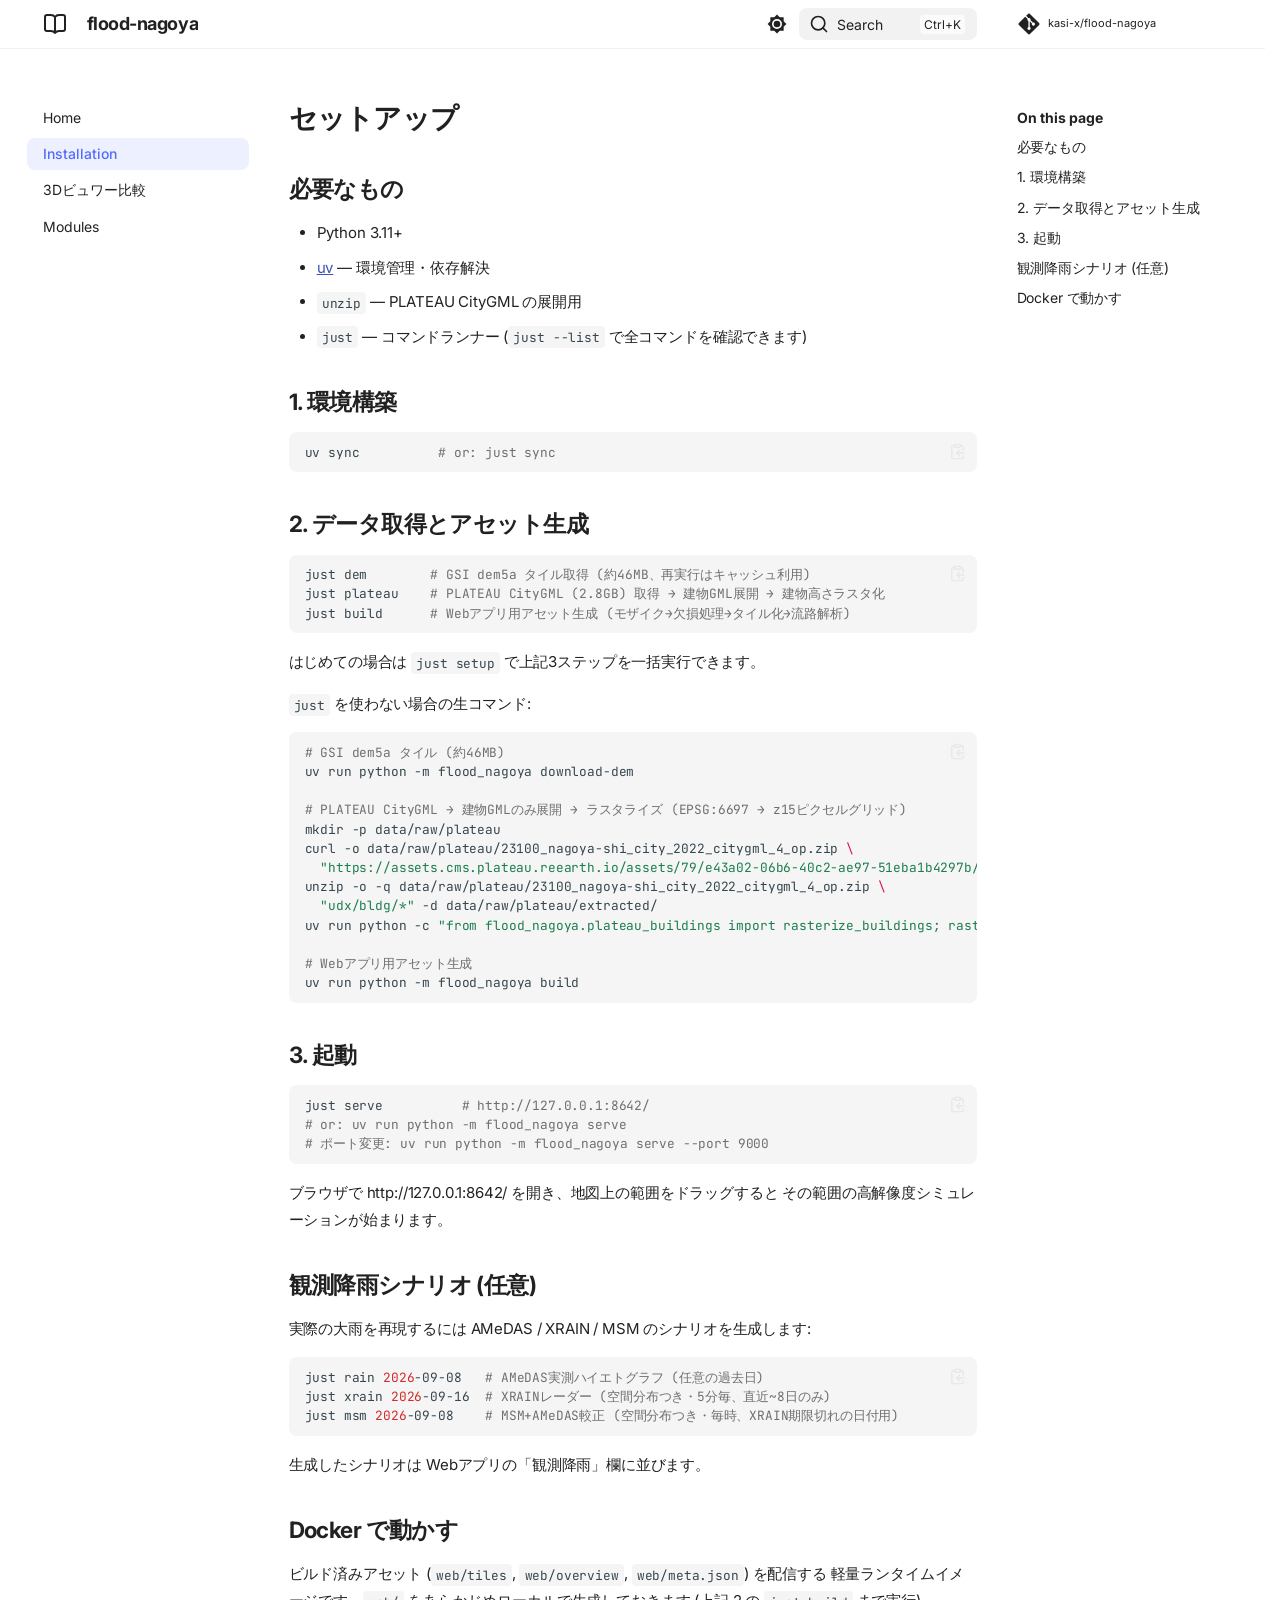
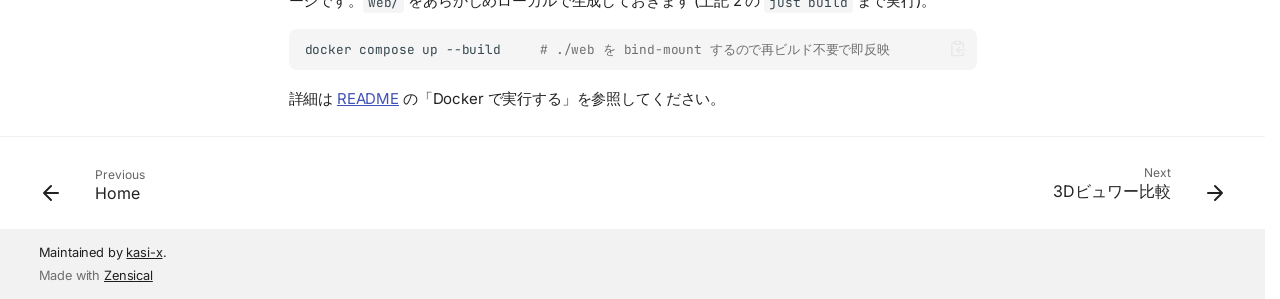
<file: main/tutorials/installation/index.html>
<!doctype html>
<html lang="en" class="no-js">
  <head>
    
      <meta charset="utf-8">
      <meta name="viewport" content="width=device-width,initial-scale=1">
      
        <meta name="description" content="名古屋市の標高データ(国土地理院5mDEM)とPLATEAU建物データを用いたGPU浅水方程式ベースの雨水流出エミュレーター">
      
      
        <meta name="author" content="kasi-x">
      
      
        <link rel="canonical" href="https://kasi-x.github.io/flood-nagoya/tutorials/installation/">
      
      
        <link rel="prev" href="../..">
      
      
        <link rel="next" href="../../viewers/">
      
      
        
      
      
      <link rel="icon" href="../../assets/images/favicon.png">
      <meta name="generator" content="zensical-0.0.62">
    
    
      
        <title>Installation - flood-nagoya</title>
      
    
    
      
        
      
      <link rel="stylesheet" href="../../assets/stylesheets/modern/main.ce62732f.min.css">
      
        
          
        
        <link rel="stylesheet" href="../../assets/stylesheets/modern/palette.812a03bb.min.css">
      
      


    
    
      
    
    
      
        
        
        <link rel="preconnect" href="https://fonts.gstatic.com" crossorigin>
        <link rel="stylesheet" href="https://fonts.googleapis.com/css?family=Inter:300,300i,400,400i,500,500i,700,700i%7CJetBrains+Mono:400,400i,700,700i&amp;display=fallback">
        <style>:root{--md-text-font:"Inter";--md-code-font:"JetBrains Mono"}</style>
      
    
    
    <script>__md_scope=new URL("../..",location),__md_scope.pathname.endsWith("/")||(__md_scope=new URL(__md_scope.pathname+"/",location)),__md_hash=e=>[...e].reduce(((e,t)=>(e<<5)-e+t.charCodeAt(0)),0),__md_get=(e,t=localStorage,_=__md_scope)=>JSON.parse(t.getItem(_.pathname+"."+e)),__md_set=(e,t,_=localStorage,a=__md_scope)=>{try{_.setItem(a.pathname+"."+e,JSON.stringify(t))}catch(e){}},document.documentElement.setAttribute("data-platform",navigator.platform)</script>
    
      

    
    
  </head>
  
  
    
    
      
    
    
    
    
    <body dir="ltr" data-md-color-scheme="default" data-md-color-primary="indigo" data-md-color-accent="indigo">
  
    
    <input class="md-toggle" data-md-toggle="drawer" type="checkbox" id="__drawer" autocomplete="off">
    <input class="md-toggle" data-md-toggle="search" type="checkbox" id="__search" autocomplete="off">
    <label class="md-overlay" for="__drawer" aria-label="Navigation"></label>
    <div data-md-component="skip">
      
        
        <a href="#_1" class="md-skip">
          Skip to content
        </a>
      
    </div>
    <div data-md-component="announce">
      
    </div>
    
    
      

  

<header class="md-header md-header--shadow" data-md-component="header">
  <nav class="md-header__inner md-grid" aria-label="Header">
    <a href="../.." title="flood-nagoya" class="md-header__button md-logo" aria-label="flood-nagoya" data-md-component="logo">
      
  
  <svg xmlns="http://www.w3.org/2000/svg" fill="none" stroke="currentColor" stroke-linecap="round" stroke-linejoin="round" stroke-width="2" class="lucide lucide-book-open" viewBox="0 0 24 24"><path d="M12 5v16M20.001 19A2 2 0 0 0 22 17V5a2 2 0 0 0-1.999-2L16 3.002A5 5 0 0 0 12 5a5 5 0 0 0-4-2H4a2 2 0 0 0-2 2v12a2 2 0 0 0 1.999 2H8a5 5 0 0 1 4 2 5 5 0 0 1 4-2z"/></svg>

    </a>
    <label class="md-header__button md-icon" for="__drawer" aria-label="Navigation">
      
      <svg xmlns="http://www.w3.org/2000/svg" fill="none" stroke="currentColor" stroke-linecap="round" stroke-linejoin="round" stroke-width="2" class="lucide lucide-menu" viewBox="0 0 24 24"><path d="M4 5h16M4 12h16M4 19h16"/></svg>
    </label>
    <div class="md-header__title" data-md-component="header-title">
      <div class="md-header__ellipsis">
        <div class="md-header__topic">
          <span class="md-ellipsis">
            flood-nagoya
          </span>
        </div>
        <div class="md-header__topic" data-md-component="header-topic">
          <span class="md-ellipsis">
            
              Installation
            
          </span>
        </div>
      </div>
    </div>
    
      
        <form class="md-header__option" data-md-component="palette">
  
    
    
    
    <input class="md-option" data-md-color-media="(prefers-color-scheme: light)" data-md-color-scheme="default" data-md-color-primary="indigo" data-md-color-accent="indigo"  aria-label="Switch to dark mode"  type="radio" name="__palette" id="__palette_0">
    
      <label class="md-header__button md-icon" title="Switch to dark mode" for="__palette_1" hidden>
        <svg xmlns="http://www.w3.org/2000/svg" viewBox="0 0 24 24"><path d="M12 8a4 4 0 0 0-4 4 4 4 0 0 0 4 4 4 4 0 0 0 4-4 4 4 0 0 0-4-4m0 10a6 6 0 0 1-6-6 6 6 0 0 1 6-6 6 6 0 0 1 6 6 6 6 0 0 1-6 6m8-9.31V4h-4.69L12 .69 8.69 4H4v4.69L.69 12 4 15.31V20h4.69L12 23.31 15.31 20H20v-4.69L23.31 12z"/></svg>
      </label>
    
  
    
    
    
    <input class="md-option" data-md-color-media="(prefers-color-scheme: dark)" data-md-color-scheme="slate" data-md-color-primary="indigo" data-md-color-accent="indigo"  aria-label="Switch to light mode"  type="radio" name="__palette" id="__palette_1">
    
      <label class="md-header__button md-icon" title="Switch to light mode" for="__palette_0" hidden>
        <svg xmlns="http://www.w3.org/2000/svg" viewBox="0 0 24 24"><path d="M12 18c-.89 0-1.74-.2-2.5-.55C11.56 16.5 13 14.42 13 12s-1.44-4.5-3.5-5.45C10.26 6.2 11.11 6 12 6a6 6 0 0 1 6 6 6 6 0 0 1-6 6m8-9.31V4h-4.69L12 .69 8.69 4H4v4.69L.69 12 4 15.31V20h4.69L12 23.31 15.31 20H20v-4.69L23.31 12z"/></svg>
      </label>
    
  
</form>
      
    
    
      <script>var palette=__md_get("__palette");if(palette&&palette.color){if("(prefers-color-scheme)"===palette.color.media){var media=matchMedia("(prefers-color-scheme: light)"),input=document.querySelector(media.matches?"[data-md-color-media='(prefers-color-scheme: light)']":"[data-md-color-media='(prefers-color-scheme: dark)']");palette.color.media=input.getAttribute("data-md-color-media"),palette.color.scheme=input.getAttribute("data-md-color-scheme"),palette.color.primary=input.getAttribute("data-md-color-primary"),palette.color.accent=input.getAttribute("data-md-color-accent")}for(var[key,value]of Object.entries(palette.color))document.body.setAttribute("data-md-color-"+key,value)}</script>
    
    
    
      
      
        <label class="md-header__button md-icon" for="__search" aria-label="Search">
          
          <svg xmlns="http://www.w3.org/2000/svg" fill="none" stroke="currentColor" stroke-linecap="round" stroke-linejoin="round" stroke-width="2" class="lucide lucide-search" viewBox="0 0 24 24"><path d="m21 21-4.34-4.34"/><circle cx="11" cy="11" r="8"/></svg>
        </label>
        <div class="md-search" data-md-component="search" role="dialog" aria-label="Search">
  <button type="button" class="md-search__button">
    Search
  </button>
</div>
      
    
    <div class="md-header__source">
      
        <a href="https://github.com/kasi-x/flood-nagoya" title="Go to repository" class="md-source" data-md-component="source">
  <div class="md-source__icon md-icon">
    
    <svg xmlns="http://www.w3.org/2000/svg" viewBox="0 0 448 512"><!--! Font Awesome Free 7.3.1 by @fontawesome - https://fontawesome.com License - https://fontawesome.com/license/free (Icons: CC BY 4.0, Fonts: SIL OFL 1.1, Code: MIT License) Copyright 2026 Fonticons, Inc.--><path fill="currentColor" d="M439.6 236.1 244 40.5c-5.4-5.5-12.8-8.5-20.4-8.5s-15 3-20.4 8.4L162.5 81l51.5 51.5c27.1-9.1 52.7 16.8 43.4 43.7l49.7 49.7c34.2-11.8 61.2 31 35.5 56.7-26.5 26.5-70.2-2.9-56-37.3L240.3 199v121.9c25.3 12.5 22.3 41.8 9.1 55-6.4 6.4-15.2 10.1-24.3 10.1s-17.8-3.6-24.3-10.1c-17.6-17.6-11.1-46.9 11.2-56v-123c-20.8-8.5-24.6-30.7-18.6-45L142.6 101 8.5 235.1C3 240.6 0 247.9 0 255.5s3 15 8.5 20.4l195.6 195.7c5.4 5.4 12.7 8.4 20.4 8.4s15-3 20.4-8.4l194.7-194.7c5.4-5.4 8.4-12.8 8.4-20.4s-3-15-8.4-20.4"/></svg>
  </div>
  <div class="md-source__repository">
    kasi-x/flood-nagoya
  </div>
</a>
      
    </div>
  </nav>
  
</header>
    
    <div class="md-container" data-md-component="container">
      
      
        
          
        
      
      <main class="md-main" data-md-component="main">
        <div class="md-main__inner md-grid">
          
            
              
              <div class="md-sidebar md-sidebar--primary" data-md-component="sidebar" data-md-type="navigation" >
                <div class="md-sidebar__scrollwrap">
                  <div class="md-sidebar__inner">
                    



<nav class="md-nav md-nav--primary" aria-label="Navigation" data-md-level="0">
  <label class="md-nav__title" for="__drawer">
    <a href="../.." title="flood-nagoya" class="md-nav__button md-logo" aria-label="flood-nagoya" data-md-component="logo">
      
  
  <svg xmlns="http://www.w3.org/2000/svg" fill="none" stroke="currentColor" stroke-linecap="round" stroke-linejoin="round" stroke-width="2" class="lucide lucide-book-open" viewBox="0 0 24 24"><path d="M12 5v16M20.001 19A2 2 0 0 0 22 17V5a2 2 0 0 0-1.999-2L16 3.002A5 5 0 0 0 12 5a5 5 0 0 0-4-2H4a2 2 0 0 0-2 2v12a2 2 0 0 0 1.999 2H8a5 5 0 0 1 4 2 5 5 0 0 1 4-2z"/></svg>

    </a>
    flood-nagoya
  </label>
  
    <div class="md-nav__source">
      <a href="https://github.com/kasi-x/flood-nagoya" title="Go to repository" class="md-source" data-md-component="source">
  <div class="md-source__icon md-icon">
    
    <svg xmlns="http://www.w3.org/2000/svg" viewBox="0 0 448 512"><!--! Font Awesome Free 7.3.1 by @fontawesome - https://fontawesome.com License - https://fontawesome.com/license/free (Icons: CC BY 4.0, Fonts: SIL OFL 1.1, Code: MIT License) Copyright 2026 Fonticons, Inc.--><path fill="currentColor" d="M439.6 236.1 244 40.5c-5.4-5.5-12.8-8.5-20.4-8.5s-15 3-20.4 8.4L162.5 81l51.5 51.5c27.1-9.1 52.7 16.8 43.4 43.7l49.7 49.7c34.2-11.8 61.2 31 35.5 56.7-26.5 26.5-70.2-2.9-56-37.3L240.3 199v121.9c25.3 12.5 22.3 41.8 9.1 55-6.4 6.4-15.2 10.1-24.3 10.1s-17.8-3.6-24.3-10.1c-17.6-17.6-11.1-46.9 11.2-56v-123c-20.8-8.5-24.6-30.7-18.6-45L142.6 101 8.5 235.1C3 240.6 0 247.9 0 255.5s3 15 8.5 20.4l195.6 195.7c5.4 5.4 12.7 8.4 20.4 8.4s15-3 20.4-8.4l194.7-194.7c5.4-5.4 8.4-12.8 8.4-20.4s-3-15-8.4-20.4"/></svg>
  </div>
  <div class="md-source__repository">
    kasi-x/flood-nagoya
  </div>
</a>
    </div>
  
  <ul class="md-nav__list" data-md-scrollfix>
    
      
      
  
  
  
  
    <li class="md-nav__item">
      <a href="../.." class="md-nav__link">
        
  
  
  <span class="md-ellipsis">
    
  
  Home

    
  </span>
  
  

      </a>
    </li>
  

    
      
      
  
  
    
  
  
  
    <li class="md-nav__item md-nav__item--active">
      
      
      
      
        
      
      
        <label class="md-nav__link md-nav__link--active" for="__toc">
          
  
  
  <span class="md-ellipsis">
    
  
  Installation

    
  </span>
  
  

          <span class="md-nav__icon md-icon"></span>
        </label>
      
      <a href="././" class="md-nav__link md-nav__link--active">
        
  
  
  <span class="md-ellipsis">
    
  
  Installation

    
  </span>
  
  

      </a>
      
        


<nav class="md-nav md-nav--secondary" aria-label="On this page">
  
  
  
    
  
  
    <label class="md-nav__title" for="__toc">
      <span class="md-nav__icon md-icon"></span>
      On this page
    </label>
    <ul class="md-nav__list" data-md-component="toc" data-md-scrollfix>
      
        <li class="md-nav__item">
  <a href="#_2" class="md-nav__link">
    <span class="md-ellipsis">
      <span class="md-typeset">
        必要なもの
      </span>
    </span>
  </a>
  
</li>
      
        <li class="md-nav__item">
  <a href="#1" class="md-nav__link">
    <span class="md-ellipsis">
      <span class="md-typeset">
        1. 環境構築
      </span>
    </span>
  </a>
  
</li>
      
        <li class="md-nav__item">
  <a href="#2" class="md-nav__link">
    <span class="md-ellipsis">
      <span class="md-typeset">
        2. データ取得とアセット生成
      </span>
    </span>
  </a>
  
</li>
      
        <li class="md-nav__item">
  <a href="#3" class="md-nav__link">
    <span class="md-ellipsis">
      <span class="md-typeset">
        3. 起動
      </span>
    </span>
  </a>
  
</li>
      
        <li class="md-nav__item">
  <a href="#_3" class="md-nav__link">
    <span class="md-ellipsis">
      <span class="md-typeset">
        観測降雨シナリオ (任意)
      </span>
    </span>
  </a>
  
</li>
      
        <li class="md-nav__item">
  <a href="#docker" class="md-nav__link">
    <span class="md-ellipsis">
      <span class="md-typeset">
        Docker で動かす
      </span>
    </span>
  </a>
  
</li>
      
    </ul>
  
</nav>
      
    </li>
  

    
      
      
  
  
  
  
    <li class="md-nav__item">
      <a href="../../viewers/" class="md-nav__link">
        
  
  
  <span class="md-ellipsis">
    
  
  3Dビュワー比較

    
  </span>
  
  

      </a>
    </li>
  

    
      
      
  
  
  
  
    <li class="md-nav__item">
      <a href="../../modules/" class="md-nav__link">
        
  
  
  <span class="md-ellipsis">
    
  
  Modules

    
  </span>
  
  

      </a>
    </li>
  

    
  </ul>
</nav>
                  </div>
                </div>
              </div>
            
            
              
              <div class="md-sidebar md-sidebar--secondary" data-md-component="sidebar" data-md-type="toc" >
                <div class="md-sidebar__scrollwrap">
                  
                    
                    
                    
                      
                    
                    
                      <input class="md-nav__toggle md-toggle" type="checkbox" id="__toc">
                      <div class="md-sidebar-button__wrapper">
                        <label class="md-sidebar-button" for="__toc"></label>
                      </div>
                    
                  
                  <div class="md-sidebar__inner">
                    


<nav class="md-nav md-nav--secondary" aria-label="On this page">
  
  
  
    
  
  
    <label class="md-nav__title" for="__toc">
      <span class="md-nav__icon md-icon"></span>
      On this page
    </label>
    <ul class="md-nav__list" data-md-component="toc" data-md-scrollfix>
      
        <li class="md-nav__item">
  <a href="#_2" class="md-nav__link">
    <span class="md-ellipsis">
      <span class="md-typeset">
        必要なもの
      </span>
    </span>
  </a>
  
</li>
      
        <li class="md-nav__item">
  <a href="#1" class="md-nav__link">
    <span class="md-ellipsis">
      <span class="md-typeset">
        1. 環境構築
      </span>
    </span>
  </a>
  
</li>
      
        <li class="md-nav__item">
  <a href="#2" class="md-nav__link">
    <span class="md-ellipsis">
      <span class="md-typeset">
        2. データ取得とアセット生成
      </span>
    </span>
  </a>
  
</li>
      
        <li class="md-nav__item">
  <a href="#3" class="md-nav__link">
    <span class="md-ellipsis">
      <span class="md-typeset">
        3. 起動
      </span>
    </span>
  </a>
  
</li>
      
        <li class="md-nav__item">
  <a href="#_3" class="md-nav__link">
    <span class="md-ellipsis">
      <span class="md-typeset">
        観測降雨シナリオ (任意)
      </span>
    </span>
  </a>
  
</li>
      
        <li class="md-nav__item">
  <a href="#docker" class="md-nav__link">
    <span class="md-ellipsis">
      <span class="md-typeset">
        Docker で動かす
      </span>
    </span>
  </a>
  
</li>
      
    </ul>
  
</nav>
                  </div>
                </div>
              </div>
            
          
          
            <div class="md-content" data-md-component="content">
              
              <article class="md-content__inner md-typeset">
                
                  
  
  


<h1 id="_1">セットアップ<a class="headerlink" href="#_1" title="Permanent link">&para;</a></h1>
<h2 id="_2">必要なもの<a class="headerlink" href="#_2" title="Permanent link">&para;</a></h2>
<ul>
<li>Python 3.11+</li>
<li><a href="https://docs.astral.sh/uv/">uv</a> — 環境管理・依存解決</li>
<li><code>unzip</code> — PLATEAU CityGML の展開用</li>
<li><code>just</code> — コマンドランナー (<code>just --list</code> で全コマンドを確認できます)</li>
</ul>
<h2 id="1">1. 環境構築<a class="headerlink" href="#1" title="Permanent link">&para;</a></h2>
<div class="highlight"><pre><span></span><code>uv<span class="w"> </span>sync<span class="w">          </span><span class="c1"># or: just sync</span>
</code></pre></div>
<h2 id="2">2. データ取得とアセット生成<a class="headerlink" href="#2" title="Permanent link">&para;</a></h2>
<div class="highlight"><pre><span></span><code>just<span class="w"> </span>dem<span class="w">        </span><span class="c1"># GSI dem5a タイル取得 (約46MB、再実行はキャッシュ利用)</span>
just<span class="w"> </span>plateau<span class="w">    </span><span class="c1"># PLATEAU CityGML (2.8GB) 取得 → 建物GML展開 → 建物高さラスタ化</span>
just<span class="w"> </span>build<span class="w">      </span><span class="c1"># Webアプリ用アセット生成 (モザイク→欠損処理→タイル化→流路解析)</span>
</code></pre></div>
<p>はじめての場合は <code>just setup</code> で上記3ステップを一括実行できます。</p>
<p><code>just</code> を使わない場合の生コマンド:</p>
<div class="highlight"><pre><span></span><code><span class="c1"># GSI dem5a タイル (約46MB)</span>
uv<span class="w"> </span>run<span class="w"> </span>python<span class="w"> </span>-m<span class="w"> </span>flood_nagoya<span class="w"> </span>download-dem

<span class="c1"># PLATEAU CityGML → 建物GMLのみ展開 → ラスタライズ (EPSG:6697 → z15ピクセルグリッド)</span>
mkdir<span class="w"> </span>-p<span class="w"> </span>data/raw/plateau
curl<span class="w"> </span>-o<span class="w"> </span>data/raw/plateau/23100_nagoya-shi_city_2022_citygml_4_op.zip<span class="w"> </span><span class="se">\</span>
<span class="w">  </span><span class="s2">"https://assets.cms.plateau.reearth.io/assets/79/e43a02-06b6-40c2-ae97-51eba1b4297b/23100_nagoya-shi_city_2022_citygml_4_op.zip"</span>
unzip<span class="w"> </span>-o<span class="w"> </span>-q<span class="w"> </span>data/raw/plateau/23100_nagoya-shi_city_2022_citygml_4_op.zip<span class="w"> </span><span class="se">\</span>
<span class="w">  </span><span class="s2">"udx/bldg/*"</span><span class="w"> </span>-d<span class="w"> </span>data/raw/plateau/extracted/
uv<span class="w"> </span>run<span class="w"> </span>python<span class="w"> </span>-c<span class="w"> </span><span class="s2">"from flood_nagoya.plateau_buildings import rasterize_buildings; rasterize_buildings()"</span>

<span class="c1"># Webアプリ用アセット生成</span>
uv<span class="w"> </span>run<span class="w"> </span>python<span class="w"> </span>-m<span class="w"> </span>flood_nagoya<span class="w"> </span>build
</code></pre></div>
<h2 id="3">3. 起動<a class="headerlink" href="#3" title="Permanent link">&para;</a></h2>
<div class="highlight"><pre><span></span><code>just<span class="w"> </span>serve<span class="w">          </span><span class="c1"># http://127.0.0.1:8642/</span>
<span class="c1"># or: uv run python -m flood_nagoya serve</span>
<span class="c1"># ポート変更: uv run python -m flood_nagoya serve --port 9000</span>
</code></pre></div>
<p>ブラウザで http://127.0.0.1:8642/ を開き、地図上の範囲をドラッグすると
その範囲の高解像度シミュレーションが始まります。</p>
<h2 id="_3">観測降雨シナリオ (任意)<a class="headerlink" href="#_3" title="Permanent link">&para;</a></h2>
<p>実際の大雨を再現するには AMeDAS / XRAIN / MSM のシナリオを生成します:</p>
<div class="highlight"><pre><span></span><code>just<span class="w"> </span>rain<span class="w"> </span><span class="m">2026</span>-09-08<span class="w">   </span><span class="c1"># AMeDAS実測ハイエトグラフ (任意の過去日)</span>
just<span class="w"> </span>xrain<span class="w"> </span><span class="m">2026</span>-09-16<span class="w">  </span><span class="c1"># XRAINレーダー (空間分布つき・5分毎、直近~8日のみ)</span>
just<span class="w"> </span>msm<span class="w"> </span><span class="m">2026</span>-09-08<span class="w">    </span><span class="c1"># MSM+AMeDAS較正 (空間分布つき・毎時、XRAIN期限切れの日付用)</span>
</code></pre></div>
<p>生成したシナリオは Webアプリの「観測降雨」欄に並びます。</p>
<h2 id="docker">Docker で動かす<a class="headerlink" href="#docker" title="Permanent link">&para;</a></h2>
<p>ビルド済みアセット (<code>web/tiles</code>, <code>web/overview</code>, <code>web/meta.json</code>) を配信する
軽量ランタイムイメージです。<code>web/</code> をあらかじめローカルで生成しておきます
(上記 2 の <code>just build</code> まで実行)。</p>
<div class="highlight"><pre><span></span><code>docker<span class="w"> </span>compose<span class="w"> </span>up<span class="w"> </span>--build<span class="w">     </span><span class="c1"># ./web を bind-mount するので再ビルド不要で即反映</span>
</code></pre></div>
<p>詳細は <a href="https://github.com/kasi-x/flood-nagoya/blob/main/README.md">README</a> の「Docker で実行する」を参照してください。</p>














                
              </article>
            </div>
          
          
  <script>var tabs=__md_get("__tabs");if(Array.isArray(tabs))e:for(var set of document.querySelectorAll(".tabbed-set")){var labels=set.querySelector(".tabbed-labels");for(var tab of tabs)for(var label of labels.getElementsByTagName("label"))if(label.innerText.trim()===tab){var input=document.getElementById(label.htmlFor);input.checked=!0;continue e}}</script>

<script>var target=document.getElementById(location.hash.slice(1));target&&target.name&&(target.checked=target.name.startsWith("__tabbed_"))</script>
        </div>
        
          <button type="button" class="md-top md-icon" data-md-component="top" hidden>
  
  <svg xmlns="http://www.w3.org/2000/svg" fill="none" stroke="currentColor" stroke-linecap="round" stroke-linejoin="round" stroke-width="2" class="lucide lucide-circle-arrow-up" viewBox="0 0 24 24"><circle cx="12" cy="12" r="10"/><path d="m16 12-4-4-4 4M12 16V8"/></svg>
  Back to top
</button>
        
      </main>
      
        <footer class="md-footer">
  
    
      
      <nav class="md-footer__inner md-grid" aria-label="Footer" >
        
          
          <a href="../.." class="md-footer__link md-footer__link--prev" aria-label="Previous: Home">
            <div class="md-footer__button md-icon">
              
              <svg xmlns="http://www.w3.org/2000/svg" fill="none" stroke="currentColor" stroke-linecap="round" stroke-linejoin="round" stroke-width="2" class="lucide lucide-arrow-left" viewBox="0 0 24 24"><path d="m12 19-7-7 7-7M19 12H5"/></svg>
            </div>
            <div class="md-footer__title">
              <span class="md-footer__direction">
                Previous
              </span>
              <div class="md-ellipsis">
                Home
              </div>
            </div>
          </a>
        
        
          
          <a href="../../viewers/" class="md-footer__link md-footer__link--next" aria-label="Next: 3Dビュワー比較">
            <div class="md-footer__title">
              <span class="md-footer__direction">
                Next
              </span>
              <div class="md-ellipsis">
                3Dビュワー比較
              </div>
            </div>
            <div class="md-footer__button md-icon">
              
              <svg xmlns="http://www.w3.org/2000/svg" fill="none" stroke="currentColor" stroke-linecap="round" stroke-linejoin="round" stroke-width="2" class="lucide lucide-arrow-right" viewBox="0 0 24 24"><path d="M5 12h14M12 5l7 7-7 7"/></svg>
            </div>
          </a>
        
      </nav>
    
  
  <div class="md-footer-meta md-typeset">
    <div class="md-footer-meta__inner md-grid">
      <div class="md-copyright">
  
    <div class="md-copyright__highlight">
      Maintained by <a href="https://github.com/kasi-x/flood-nagoya">kasi-x</a>.
    </div>
  
  
    Made with
    <a href="https://zensical.org/" target="_blank" rel="noopener">
      Zensical
    </a>
  
</div>
      
    </div>
  </div>
</footer>
      
    </div>
    <div class="md-dialog" data-md-component="dialog">
      <div class="md-dialog__inner md-typeset"></div>
    </div>
    
    
    
      
      
      
      
        
        
      <script id="__config" type="application/json">{"annotate":null,"base":"../..","features":["announce.dismiss","content.code.annotate","content.code.copy","content.code.select","content.footnote.tooltips","content.tabs.link","content.tooltips","navigation.footer","navigation.indexes","navigation.instant","navigation.top","navigation.tracking","search.highlight"],"redirect":null,"search":"../../assets/javascripts/workers/search.7d14d953.min.js","tags":null,"translations":{"clipboard.copied":"Copied to clipboard","clipboard.copy":"Copy to clipboard","search.result.more.one":"1 more on this page","search.result.more.other":"# more on this page","search.result.none":"No matching documents","search.result.one":"1 matching document","search.result.other":"# matching documents","search.result.placeholder":"Type to start searching","search.result.term.missing":"Missing","select.version":"Select version"},"version":null}</script>
    
    
      <script src="../../assets/javascripts/bundle.8dcc8e9c.min.js"></script>
      
    
  </body>
</html>
</file>
<file: main/assets/stylesheets/modern/main.ce62732f.min.css>
@charset "UTF-8";html{box-sizing:border-box;-webkit-text-size-adjust:none;-moz-text-size-adjust:none;text-size-adjust:none}*,:after,:before{box-sizing:inherit}@media (prefers-reduced-motion){*,:after,:before{transition:none!important}}body{margin:0}a,button,input,label{-webkit-tap-highlight-color:transparent}a{color:inherit;text-decoration:none}hr{box-sizing:initial;display:block;height:.05rem;padding:0;overflow:visible;border:0}small{font-size:80%}sub,sup{line-height:1em}img{border-style:none}table{border-spacing:0;border-collapse:initial}td,th{font-weight:400;vertical-align:top}button{padding:0;margin:0;font-family:inherit;font-size:inherit;background:#0000;border:0}input{border:0;outline:none}:root{--md-primary-fg-color:#4051b5;--md-primary-fg-color--light:#5d6cc0;--md-primary-fg-color--dark:#303fa1;--md-primary-bg-color:#fff;--md-primary-bg-color--light:#ffffffb3;--md-accent-fg-color:#526cfe;--md-accent-fg-color--transparent:#526cfe1a;--md-accent-bg-color:#fff;--md-accent-bg-color--light:#ffffffb3}[data-md-color-scheme=default]{color-scheme:light}[data-md-color-scheme=default] img[src$="#gh-dark-mode-only"],[data-md-color-scheme=default] img[src$="#only-dark"]{display:none}:root,[data-md-color-scheme=default]{--md-hue:225deg;--md-default-fg-color:#000000de;--md-default-fg-color--light:#0000008c;--md-default-fg-color--lighter:#00000052;--md-default-fg-color--lightest:#0000000d;--md-default-bg-color:#fff;--md-default-bg-color--light:#ffffffb3;--md-default-bg-color--lighter:#ffffff4d;--md-default-bg-color--lightest:#ffffff1f;--md-code-fg-color:#36464e;--md-code-bg-color:#f5f5f5;--md-code-bg-color--light:#f5f5f5b3;--md-code-bg-color--lighter:#f5f5f54d;--md-code-hl-color:#4287ff;--md-code-hl-color--light:#4287ff1a;--md-code-hl-number-color:#d52a2a;--md-code-hl-special-color:#db1457;--md-code-hl-function-color:#a846b9;--md-code-hl-constant-color:#6e59d9;--md-code-hl-keyword-color:#3f6ec6;--md-code-hl-string-color:#1c7d4d;--md-code-hl-name-color:var(--md-code-fg-color);--md-code-hl-operator-color:var(--md-default-fg-color--light);--md-code-hl-punctuation-color:var(--md-default-fg-color--light);--md-code-hl-comment-color:var(--md-default-fg-color--light);--md-code-hl-generic-color:var(--md-default-fg-color--light);--md-code-hl-variable-color:var(--md-default-fg-color--light);--md-typeset-color:var(--md-default-fg-color);--md-typeset-a-color:var(--md-primary-fg-color);--md-typeset-del-color:#f5503d26;--md-typeset-ins-color:#0bd57026;--md-typeset-kbd-color:#fafafa;--md-typeset-kbd-accent-color:#fff;--md-typeset-kbd-border-color:#b8b8b8;--md-typeset-mark-color:#ffff0080;--md-typeset-table-color:#0000001f;--md-typeset-table-color--light:#00000009;--md-admonition-fg-color:var(--md-default-fg-color);--md-admonition-bg-color:var(--md-default-bg-color);--md-warning-fg-color:#000000de;--md-warning-bg-color:#ff9;--md-shadow-z1:0 0.2rem 0.5rem #0000000d, 0 0 0.05rem #0000001a;--md-shadow-z2:0 0.2rem 0.5rem #0000001a, 0 0 0.05rem #00000040;--md-shadow-z3:0 0.2rem 0.5rem #0003, 0 0 0.05rem #00000059;--color-foreground:0 0 0;--color-background:255 255 255;--color-background-subtle:240 240 240;--color-backdrop:255 255 255}.md-icon svg{display:block;width:1.2rem;height:1.2rem;fill:currentcolor}.md-icon svg.lucide{fill:#0000;stroke:currentcolor}body{-webkit-font-smoothing:antialiased;-moz-osx-font-smoothing:grayscale;--md-text-font-family:var(--md-text-font, _), -apple-system, BlinkMacSystemFont, Helvetica, Arial, sans-serif;--md-code-font-family:var(--md-code-font, _), SFMono-Regular, Consolas, Menlo, monospace}aside,body,input{font-family:var(--md-text-font-family);font-feature-settings:"kern","liga";color:var(--md-typeset-color)}code,kbd,pre{font-family:var(--md-code-font-family);font-feature-settings:"kern"}:root{--md-typeset-table-sort-icon:url('data:image/svg+xml;charset=utf-8,<svg xmlns="http://www.w3.org/2000/svg" fill="none" stroke="currentColor" stroke-linecap="round" stroke-linejoin="round" stroke-width="2" class="lucide lucide-arrow-down-up" viewBox="0 0 24 24"><path d="m3 16 4 4 4-4m-4 4V4m14 4-4-4-4 4m4-4v16"/></svg>');--md-typeset-table-sort-icon--asc:url('data:image/svg+xml;charset=utf-8,<svg xmlns="http://www.w3.org/2000/svg" fill="none" stroke="currentColor" stroke-linecap="round" stroke-linejoin="round" stroke-width="2" class="lucide lucide-arrow-down-narrow-wide" viewBox="0 0 24 24"><path d="m3 16 4 4 4-4m-4 4V4m4 0h4m-4 4h7m-7 4h10"/></svg>');--md-typeset-table-sort-icon--desc:url('data:image/svg+xml;charset=utf-8,<svg xmlns="http://www.w3.org/2000/svg" fill="none" stroke="currentColor" stroke-linecap="round" stroke-linejoin="round" stroke-width="2" class="lucide lucide-arrow-up-narrow-wide" viewBox="0 0 24 24"><path d="m3 8 4-4 4 4M7 4v16m4-8h4m-4 4h7m-7 4h10"/></svg>');--md-typeset-preview-icon:url('data:image/svg+xml;charset=utf-8,<svg xmlns="http://www.w3.org/2000/svg" fill="none" stroke="currentColor" stroke-linecap="round" stroke-linejoin="round" stroke-width="2" class="lucide lucide-mouse-pointer-2" viewBox="0 0 24 24"><path d="M4.037 4.688a.495.495 0 0 1 .651-.651l16 6.5a.5.5 0 0 1-.063.947l-6.124 1.58a2 2 0 0 0-1.438 1.435l-1.579 6.126a.5.5 0 0 1-.947.063z"/></svg>')}.md-typeset{font-size:.75rem;line-height:1.8;letter-spacing:-.01em;overflow-wrap:break-word;-webkit-print-color-adjust:exact;color-adjust:exact}@media print{.md-typeset{font-size:.68rem}}.md-typeset blockquote,.md-typeset dl,.md-typeset figure,.md-typeset ol,.md-typeset pre,.md-typeset ul{margin-top:1em;margin-bottom:1em}.md-typeset h1{margin:0 0 1.25em;font-size:1.875em;line-height:1.3;color:var(--md-default-fg-color)}.md-typeset h1,.md-typeset h2{font-weight:700;letter-spacing:-.025em}.md-typeset h2{margin:1.6em 0 .64em;font-size:1.5em;line-height:1.4}.md-typeset h3{margin:1.6em 0 .8em;font-size:1.25em;font-weight:700;line-height:1.5;letter-spacing:-.01em}.md-typeset h2+h3{margin-top:.8em}.md-typeset h4{margin:1em 0;font-weight:700;letter-spacing:-.01em}.md-typeset h5,.md-typeset h6{margin:1.25em 0;font-size:.8em;font-weight:700;color:var(--md-default-fg-color--light);letter-spacing:-.01em}.md-typeset h5{text-transform:uppercase}.md-typeset h5 code{text-transform:none}.md-typeset hr{display:flow-root;margin:1.5em 0;border-bottom:.05rem solid var(--md-default-fg-color--lightest)}.md-typeset a{color:var(--md-typeset-a-color);text-decoration:underline;word-break:break-word}.md-typeset a,.md-typeset a:before{transition:color 125ms}.md-typeset a:focus,.md-typeset a:hover{color:var(--md-accent-fg-color)}.md-typeset a:focus code,.md-typeset a:hover code{color:var(--md-accent-fg-color);background-color:var(--md-accent-fg-color--transparent)}.md-typeset a code{color:var(--md-typeset-a-color)}.md-typeset a.focus-visible{outline-color:var(--md-accent-fg-color);outline-offset:.2rem}.md-typeset code,.md-typeset kbd,.md-typeset pre{font-variant-ligatures:none;color:var(--md-code-fg-color);direction:ltr;transition:background-color 125ms}@media print{.md-typeset code,.md-typeset kbd,.md-typeset pre{white-space:pre-wrap}}.md-typeset code{padding:.2em .4em;font-size:.8533333333em;word-break:break-word;background-color:var(--md-code-bg-color);border-radius:.2rem;-webkit-box-decoration-break:clone;box-decoration-break:clone;transition:color 125ms,background-color 125ms}.md-typeset code:not(.focus-visible){outline:none;-webkit-tap-highlight-color:transparent}.md-typeset pre{position:relative;display:flow-root;line-height:1.5}.md-typeset pre>code{display:block;padding:.8203125em 1.25em;margin:0;overflow:auto;word-break:normal;touch-action:auto;scrollbar-color:var(--md-default-fg-color--lighter) #0000;scrollbar-width:thin;border-radius:.4rem;outline-color:var(--md-accent-fg-color);box-shadow:none;-webkit-box-decoration-break:slice;box-decoration-break:slice}.md-typeset pre>code:hover{scrollbar-color:var(--md-accent-fg-color) #0000}.md-typeset pre>code::-webkit-scrollbar{width:.2rem;height:.2rem}.md-typeset pre>code::-webkit-scrollbar-thumb{background-color:var(--md-default-fg-color--lighter)}.md-typeset pre>code::-webkit-scrollbar-thumb:hover{background-color:var(--md-accent-fg-color)}.md-typeset kbd{display:inline-block;padding:0 .6666666667em;font-size:.75em;color:var(--md-default-fg-color);word-break:break-word;vertical-align:text-top;border-radius:.2rem;background-color:var(--md-default-bg-color);box-shadow:0 0 0 .05rem var(--md-typeset-kbd-border-color),0 .15rem 0 var(--md-typeset-kbd-border-color)}.md-typeset mark{color:inherit;word-break:break-word;background-color:var(--md-typeset-mark-color);-webkit-box-decoration-break:clone;box-decoration-break:clone}.md-typeset abbr{text-decoration:none;cursor:help;border-bottom:.05rem dotted var(--md-default-fg-color--light)}.md-typeset [data-preview]{position:relative}[dir=ltr] .md-typeset [data-preview]:after{margin-left:.125em}[dir=rtl] .md-typeset [data-preview]:after{margin-right:.125em}.md-typeset [data-preview]:after{display:inline-block;width:.8em;height:.8em;vertical-align:text-top;content:"";background-color:currentcolor;-webkit-mask-image:var(--md-typeset-preview-icon);mask-image:var(--md-typeset-preview-icon);-webkit-mask-repeat:no-repeat;mask-repeat:no-repeat;-webkit-mask-size:contain;mask-size:contain;transition:background-color 125ms}.md-typeset small{opacity:.75}[dir=ltr] .md-typeset sub,[dir=ltr] .md-typeset sup{margin-left:.078125em}[dir=rtl] .md-typeset sub,[dir=rtl] .md-typeset sup{margin-right:.078125em}[dir=ltr] .md-typeset blockquote{padding-left:.6rem}[dir=rtl] .md-typeset blockquote{padding-right:.6rem}[dir=ltr] .md-typeset blockquote{border-left:.2rem solid var(--md-default-fg-color--lighter)}[dir=rtl] .md-typeset blockquote{border-right:.2rem solid var(--md-default-fg-color--lighter)}.md-typeset blockquote{margin-left:0;margin-right:0;color:var(--md-default-fg-color--light)}.md-typeset ul{list-style-type:disc}.md-typeset ul[type]{list-style-type:revert-layer}[dir=ltr] .md-typeset ol,[dir=ltr] .md-typeset ul{margin-left:.625em}[dir=rtl] .md-typeset ol,[dir=rtl] .md-typeset ul{margin-right:.625em}.md-typeset ol,.md-typeset ul{padding:0}.md-typeset ol:not([hidden]),.md-typeset ul:not([hidden]){display:flow-root}.md-typeset ol ol,.md-typeset ul ol{list-style-type:lower-alpha}.md-typeset ol ol ol,.md-typeset ul ol ol{list-style-type:lower-roman}.md-typeset ol ol ol ol,.md-typeset ul ol ol ol{list-style-type:upper-alpha}.md-typeset ol ol ol ol ol,.md-typeset ul ol ol ol ol{list-style-type:upper-roman}.md-typeset ol[type],.md-typeset ul[type]{list-style-type:revert-layer}[dir=ltr] .md-typeset ol li,[dir=ltr] .md-typeset ul li{margin-left:1.25em}[dir=rtl] .md-typeset ol li,[dir=rtl] .md-typeset ul li{margin-right:1.25em}.md-typeset ol li,.md-typeset ul li{margin-bottom:.5em}.md-typeset ol li blockquote,.md-typeset ol li p,.md-typeset ul li blockquote,.md-typeset ul li p{margin:.5em 0}.md-typeset ol li:last-child,.md-typeset ul li:last-child{margin-bottom:0}[dir=ltr] .md-typeset ol li ol,[dir=ltr] .md-typeset ol li ul,[dir=ltr] .md-typeset ul li ol,[dir=ltr] .md-typeset ul li ul{margin-left:.625em}[dir=rtl] .md-typeset ol li ol,[dir=rtl] .md-typeset ol li ul,[dir=rtl] .md-typeset ul li ol,[dir=rtl] .md-typeset ul li ul{margin-right:.625em}.md-typeset ol li ol,.md-typeset ol li ul,.md-typeset ul li ol,.md-typeset ul li ul{margin-top:.5em;margin-bottom:.5em}[dir=ltr] .md-typeset dd{margin-left:1.875em}[dir=rtl] .md-typeset dd{margin-right:1.875em}.md-typeset dd{margin-top:1em;margin-bottom:1.5em}.md-typeset img,.md-typeset svg,.md-typeset video{max-width:100%;height:auto}.md-typeset img[align=left]{margin:1em 1em 1em 0}.md-typeset img[align=right]{margin:1em 0 1em 1em}.md-typeset img[align]:only-child{margin-top:0}.md-typeset figure{display:flow-root;width:fit-content;max-width:100%;margin:1em auto;text-align:center}.md-typeset figure img{display:block;margin:0 auto}.md-typeset figcaption{max-width:24rem;margin:1em auto;font-style:italic}.md-typeset iframe{max-width:100%}.md-typeset table:not([class]){display:inline-block;max-width:100%;overflow:auto;font-size:.64rem;touch-action:auto;background-color:var(--md-default-bg-color);border:.05rem solid var(--md-typeset-table-color);border-radius:.1rem}@media print{.md-typeset table:not([class]){display:table}}.md-typeset table:not([class])+*{margin-top:1.5em}.md-typeset table:not([class]) td>:first-child,.md-typeset table:not([class]) th>:first-child{margin-top:0}.md-typeset table:not([class]) td>:last-child,.md-typeset table:not([class]) th>:last-child{margin-bottom:0}.md-typeset table:not([class]) td:not([align]),.md-typeset table:not([class]) th:not([align]){text-align:left}[dir=rtl] .md-typeset table:not([class]) td:not([align]),[dir=rtl] .md-typeset table:not([class]) th:not([align]){text-align:right}.md-typeset table:not([class]) th{min-width:5rem;padding:.9375em 1.25em;font-weight:700;vertical-align:top}.md-typeset table:not([class]) td{padding:.9375em 1.25em;vertical-align:top;border-top:.05rem solid var(--md-typeset-table-color)}.md-typeset table:not([class]) tbody tr{transition:background-color 125ms}.md-typeset table:not([class]) tbody tr:hover{background-color:var(--md-typeset-table-color--light);box-shadow:0 .05rem 0 var(--md-default-bg-color) inset}.md-typeset table:not([class]) a{word-break:normal}.md-typeset table th[role=columnheader]{cursor:pointer}[dir=ltr] .md-typeset table th[role=columnheader]:after{margin-left:.5em}[dir=rtl] .md-typeset table th[role=columnheader]:after{margin-right:.5em}.md-typeset table th[role=columnheader]:after{display:inline-block;width:1.2em;height:1.2em;vertical-align:text-bottom;content:"";-webkit-mask-image:var(--md-typeset-table-sort-icon);mask-image:var(--md-typeset-table-sort-icon);-webkit-mask-repeat:no-repeat;mask-repeat:no-repeat;-webkit-mask-size:contain;mask-size:contain;transition:background-color 125ms}.md-typeset table th[role=columnheader]:hover:after{background-color:var(--md-default-fg-color--lighter)}.md-typeset table th[role=columnheader][aria-sort=ascending]:after{background-color:var(--md-default-fg-color--light);-webkit-mask-image:var(--md-typeset-table-sort-icon--asc);mask-image:var(--md-typeset-table-sort-icon--asc)}.md-typeset table th[role=columnheader][aria-sort=descending]:after{background-color:var(--md-default-fg-color--light);-webkit-mask-image:var(--md-typeset-table-sort-icon--desc);mask-image:var(--md-typeset-table-sort-icon--desc)}.md-typeset__scrollwrap{margin:1em -.8rem;overflow-x:auto;touch-action:auto}.md-typeset__table{display:inline-block;padding:0 .8rem;margin-bottom:.5em}@media print{.md-typeset__table{display:block}}html .md-typeset__table table{display:table;width:100%;margin:0;overflow:hidden}@media screen and (max-width:44.984375em){.md-content__inner>pre{margin:1em -.8rem}.md-content__inner>pre code{border-radius:0}}.md-banner{overflow:auto;color:var(--md-default-fg-color);background-color:var(--md-accent-fg-color--transparent)}@media print{.md-banner{display:none}}.md-banner--warning{color:var(--md-warning-fg-color);background-color:var(--md-warning-bg-color)}.md-banner__inner{padding:0 .8rem;margin:.6rem auto;font-size:.7rem}[dir=ltr] .md-banner__button{float:right}[dir=rtl] .md-banner__button{float:left}.md-banner__button{color:inherit;cursor:pointer;transition:opacity .25s}.no-js .md-banner__button{display:none}.md-banner__button:hover{opacity:.7}html{height:100%;overflow-x:hidden;font-size:125%;scrollbar-gutter:stable}@media screen and (min-width:100em){html{font-size:137.5%}}@media screen and (min-width:125em){html{font-size:150%}}body{position:relative;display:flex;flex-direction:column;width:100%;min-height:100%;font-size:.5rem;background-color:var(--md-default-bg-color)}@media print{body{display:block}}@media screen and (max-width:59.984375em){body[data-md-scrolllock]{position:fixed}}.md-grid{max-width:61rem;margin-left:auto;margin-right:auto}.md-container{display:flex;flex-grow:1;flex-direction:column}@media print{.md-container{display:block}}.md-main{flex-grow:1}.md-main__inner{display:flex;height:100%;margin-top:1.5rem}.md-ellipsis{overflow:hidden;text-overflow:ellipsis}.md-toggle{display:none}.md-option{position:absolute;width:0;height:0;opacity:0}.md-option:checked+label:not([hidden]){display:block}.md-option.focus-visible+label{outline-style:auto;outline-color:var(--md-accent-fg-color)}.md-skip{position:fixed;z-index:-1;padding:.3rem .5rem;margin:.5rem;font-size:.64rem;color:var(--md-default-bg-color);background-color:var(--md-default-fg-color);border-radius:.1rem;outline-color:var(--md-accent-fg-color);opacity:0;transform:translateY(.4rem)}.md-skip:focus{z-index:10;opacity:1;transition:transform .25s cubic-bezier(.4,0,.2,1),opacity 175ms 75ms;transform:translateY(0)}@page{margin:25mm}:root{--md-clipboard-icon:url('data:image/svg+xml;charset=utf-8,<svg xmlns="http://www.w3.org/2000/svg" fill="none" stroke="currentColor" stroke-linecap="round" stroke-linejoin="round" stroke-width="2" class="lucide lucide-clipboard-copy" viewBox="0 0 24 24"><rect width="8" height="4" x="8" y="2" rx="1" ry="1"/><path d="M8 4H6a2 2 0 0 0-2 2v14a2 2 0 0 0 2 2h12a2 2 0 0 0 2-2v-2M16 4h2a2 2 0 0 1 2 2v4m1 4H11"/><path d="m15 10-4 4 4 4"/></svg>')}.md-clipboard{z-index:1;width:1.5em;height:1.5em;color:var(--md-default-fg-color--lightest);cursor:pointer;border-radius:.1rem;outline-color:var(--md-accent-fg-color);outline-offset:.1rem;transition:color .25s}@media print{.md-clipboard{display:none}}.md-clipboard:not(.focus-visible){outline:none;-webkit-tap-highlight-color:transparent}:hover>.md-clipboard{color:var(--md-default-fg-color--light)}.md-clipboard:focus,.md-clipboard:hover{color:var(--md-accent-fg-color)}.md-clipboard:after{display:block;width:1.125em;height:1.125em;margin:0 auto;content:"";background-color:currentcolor;-webkit-mask-image:var(--md-clipboard-icon);mask-image:var(--md-clipboard-icon);-webkit-mask-repeat:no-repeat;mask-repeat:no-repeat;-webkit-mask-position:center;mask-position:center;-webkit-mask-size:contain;mask-size:contain}.md-clipboard--inline{cursor:pointer}.md-clipboard--inline code{transition:color .25s,background-color .25s}.md-clipboard--inline:focus code,.md-clipboard--inline:hover code{color:var(--md-accent-fg-color);background-color:var(--md-accent-fg-color--transparent)}:root{--md-code-select-icon:url('data:image/svg+xml;charset=utf-8,<svg xmlns="http://www.w3.org/2000/svg" fill="none" stroke="currentColor" stroke-linecap="round" stroke-linejoin="round" stroke-width="2" class="lucide lucide-scan" viewBox="0 0 24 24"><path d="M3 7V5a2 2 0 0 1 2-2h2m10 0h2a2 2 0 0 1 2 2v2m0 10v2a2 2 0 0 1-2 2h-2M7 21H5a2 2 0 0 1-2-2v-2"/></svg>');--md-code-copy-icon:url('data:image/svg+xml;charset=utf-8,<svg xmlns="http://www.w3.org/2000/svg" fill="none" stroke="currentColor" stroke-linecap="round" stroke-linejoin="round" stroke-width="2" class="lucide lucide-clipboard-copy" viewBox="0 0 24 24"><rect width="8" height="4" x="8" y="2" rx="1" ry="1"/><path d="M8 4H6a2 2 0 0 0-2 2v14a2 2 0 0 0 2 2h12a2 2 0 0 0 2-2v-2M16 4h2a2 2 0 0 1 2 2v4m1 4H11"/><path d="m15 10-4 4 4 4"/></svg>')}.md-typeset .md-code__content{display:grid}.md-code__nav{position:absolute;top:.25em;right:.25em;z-index:1;display:flex;gap:.2rem;padding:.2rem;background-color:var(--md-code-bg-color--lighter);border-radius:.1rem;transition:background-color .25s}:hover>.md-code__nav{background-color:var(--md-code-bg-color--light)}.md-code__button{display:block;width:1.5em;height:1.5em;color:var(--md-default-fg-color--lightest);cursor:pointer;outline-color:var(--md-accent-fg-color);outline-offset:.1rem;transition:color .25s}:hover>*>.md-code__button{color:var(--md-default-fg-color--light)}.md-code__button.focus-visible,.md-code__button:hover{color:var(--md-accent-fg-color)}.md-code__button--active{color:var(--md-default-fg-color)!important}.md-code__button:after{display:block;width:1.125em;height:1.125em;margin:0 auto;content:"";background-color:currentcolor;-webkit-mask-repeat:no-repeat;mask-repeat:no-repeat;-webkit-mask-position:center;mask-position:center;-webkit-mask-size:contain;mask-size:contain}.md-code__button[data-md-type=select]:after{-webkit-mask-image:var(--md-code-select-icon);mask-image:var(--md-code-select-icon)}.md-code__button[data-md-type=copy]:after{-webkit-mask-image:var(--md-code-copy-icon);mask-image:var(--md-code-copy-icon)}@keyframes consent{0%{opacity:0;transform:translateY(100%)}to{opacity:1;transform:translateY(0)}}@keyframes overlay{0%{opacity:0}to{opacity:1}}.md-consent__overlay{position:fixed;top:0;z-index:5;width:100%;height:100%;background-color:var(--md-default-bg-color--light);-webkit-backdrop-filter:blur(.2rem);backdrop-filter:blur(.2rem);opacity:1;animation:overlay .35s both}.md-consent__inner{position:fixed;bottom:0;z-index:5;display:flex;justify-content:center;width:100%;max-height:100%;padding:0}.md-consent__form{padding-left:1.2rem;padding-right:1.2rem;margin:.4rem;overflow:auto;background-color:var(--md-default-bg-color);border:0;border-radius:.8rem;box-shadow:var(--md-shadow-z3);animation:consent .5s cubic-bezier(.1,.7,.1,1) both}.md-consent__settings{display:none;margin:1em 0}input:checked+.md-consent__settings{display:block}.md-consent__controls{margin-bottom:.8rem;line-height:1.2}.md-typeset .md-consent__controls .md-button{display:inline}@media screen and (max-width:44.984375em){.md-typeset .md-consent__controls .md-button{display:block;width:100%;margin-top:.4rem;text-align:center}}.md-consent label{cursor:pointer}.md-content{flex-grow:1;min-width:0}.md-content__inner{padding-top:.7rem;margin:0 .8rem 1.2rem}@media screen and (min-width:76.25em){[dir=ltr] .md-sidebar--primary:not([hidden])~.md-content>.md-content__inner{margin-left:1.2rem}[dir=ltr] .md-sidebar--secondary:not([hidden])~.md-content>.md-content__inner,[dir=rtl] .md-sidebar--primary:not([hidden])~.md-content>.md-content__inner{margin-right:1.2rem}[dir=rtl] .md-sidebar--secondary:not([hidden])~.md-content>.md-content__inner{margin-left:1.2rem}}.md-content__inner:before{display:block;height:.4rem;content:""}.md-content__inner>:last-child{margin-bottom:0}[dir=ltr] .md-content__button{float:right}[dir=rtl] .md-content__button{float:left}[dir=ltr] .md-content__button{margin-left:.4rem}[dir=rtl] .md-content__button{margin-right:.4rem}.md-content__button{display:flex;padding:.3rem;margin-top:.2rem;background-color:var(--md-default-fg-color--lightest);border-radius:.4rem}@media print{.md-content__button{display:none}}.md-typeset .md-content__button{color:var(--md-default-fg-color);transition:color .25s,background-color .25s}.md-typeset .md-content__button svg{opacity:.5;transition:opacity .25s}.md-typeset .md-content__button:focus,.md-typeset .md-content__button:hover{color:var(--md-accent-fg-color);background-color:var(--md-accent-fg-color--transparent)}.md-typeset .md-content__button:focus svg,.md-typeset .md-content__button:hover svg{opacity:1}.md-content__button svg{width:.9rem;height:.9rem}[dir=rtl] .md-content__button svg{transform:scaleX(-1)}.md-content__button svg.lucide{fill:#0000;stroke:currentcolor}[dir=ltr] .md-dialog{right:.8rem}[dir=rtl] .md-dialog{left:.8rem}.md-dialog{position:fixed;bottom:.8rem;z-index:4;min-width:11.1rem;padding:.4rem 1.2rem;pointer-events:none;background-color:var(--md-accent-fg-color);border-radius:1.2rem;box-shadow:var(--md-shadow-z3);opacity:0;transition:transform 0s .4s,opacity .4s;transform:translateY(100%)}@media print{.md-dialog{display:none}}.md-dialog--active{pointer-events:auto;opacity:1;transition:transform .4s cubic-bezier(.075,.85,.175,1),opacity .4s;transform:translateY(0)}.md-dialog__inner{font-size:.7rem;color:var(--md-default-bg-color)}.md-feedback{margin:2em 0 1em;text-align:center}.md-feedback fieldset{padding:0;margin:0;border:none}.md-feedback__title{margin:1em auto;font-weight:700}.md-feedback__inner{position:relative}.md-feedback__list{position:relative;display:flex;flex-wrap:wrap;place-content:baseline center}.md-feedback__list:hover .md-icon:not(:disabled){color:var(--md-default-fg-color--lighter)}:disabled .md-feedback__list{min-height:1.8rem}.md-feedback__icon{flex-shrink:0;margin:0 .1rem;color:var(--md-default-fg-color--light);cursor:pointer;transition:color 125ms}.md-feedback__icon:not(:disabled).md-icon:hover{color:var(--md-accent-fg-color)}.md-feedback__icon:disabled{color:var(--md-default-fg-color--lightest);pointer-events:none}.md-feedback__note{position:relative;opacity:0;transition:transform .4s cubic-bezier(.1,.7,.1,1),opacity .15s;transform:translateY(.4rem)}.md-feedback__note>*{max-width:16rem;margin:0 auto}:disabled .md-feedback__note{opacity:1;transform:translateY(0)}@media print{.md-feedback{display:none}}.md-footer{color:var(--md-default-fg-color);background-color:var(--md-default-bg-color);border-top:.05rem solid var(--md-default-fg-color--lightest)}@media print{.md-footer{display:none}}.md-footer__inner{justify-content:space-between;padding:.2rem;overflow:auto}.md-footer__inner:not([hidden]){display:flex}.md-footer__link{display:flex;flex-grow:0.01;align-items:end;max-width:100%;margin-top:1rem;margin-bottom:.4rem;overflow:hidden;outline-color:var(--md-accent-fg-color);transition:opacity .25s}.md-footer__link:focus,.md-footer__link:hover{opacity:.7}[dir=rtl] .md-footer__link svg{transform:scaleX(-1)}@media screen and (max-width:44.984375em){.md-footer__link--prev{flex-shrink:0}.md-footer__link--prev .md-footer__title{display:none}}[dir=ltr] .md-footer__link--next{margin-left:auto}[dir=rtl] .md-footer__link--next{margin-right:auto}.md-footer__link--next{text-align:right}[dir=rtl] .md-footer__link--next{text-align:left}.md-footer__title{flex-grow:1;max-width:calc(100% - 2.4rem);padding:0 1rem;margin-bottom:.7rem;font-size:.8rem;white-space:nowrap}.md-footer__button{padding:.4rem;margin:.2rem}.md-footer__direction{font-size:.6rem;opacity:.7}.md-footer-meta{background-color:var(--md-default-fg-color--lightest)}.md-footer-meta__inner{display:flex;flex-wrap:wrap;justify-content:space-between;padding:.2rem}html .md-footer-meta.md-typeset a:not(:focus,:hover){color:var(--md-default-fg-color)}.md-copyright{width:100%;padding:.4rem 0;margin:auto .6rem;font-size:.64rem;color:var(--md-default-fg-color--light)}@media screen and (min-width:45em){.md-copyright{width:auto}}.md-copyright__highlight{color:var(--md-default-fg-color)}.md-social{display:inline-flex;gap:.2rem;padding:.2rem 0 .6rem;margin:0 .4rem}@media screen and (min-width:45em){.md-social{padding:.6rem 0}}.md-social__link{display:inline-block;width:1.6rem;height:1.6rem;text-align:center}.md-social__link:before{line-height:1.9}.md-social__link svg{max-height:.8rem;vertical-align:-25%;fill:currentcolor}.md-social__link svg.lucide{fill:#0000;stroke:currentcolor}.md-typeset .md-button{display:inline-block;padding:.625em 2em;font-size:.875em;font-weight:700;color:var(--md-default-fg-color--light);text-decoration:none;cursor:pointer;background-color:var(--md-default-fg-color--lightest);border-radius:1.2rem;transition:color 125ms,background-color 125ms,opacity 125ms}.md-typeset .md-button.focus-visible{outline-offset:0}.md-typeset .md-button:focus,.md-typeset .md-button:hover{color:var(--md-default-fg-color--light);opacity:.8}.md-typeset .md-button--primary{color:var(--md-primary-bg-color);background-color:var(--md-primary-fg-color)}.md-typeset .md-button--primary:focus,.md-typeset .md-button--primary:hover{color:var(--md-primary-bg-color);opacity:.8}[dir=ltr] .md-typeset .md-input{border-top-left-radius:.1rem}[dir=ltr] .md-typeset .md-input,[dir=rtl] .md-typeset .md-input{border-top-right-radius:.1rem}[dir=rtl] .md-typeset .md-input{border-top-left-radius:.1rem}.md-typeset .md-input{height:1.8rem;padding:0 .6rem;font-size:.8rem;border-bottom:.1rem solid var(--md-default-fg-color--lighter);box-shadow:var(--md-shadow-z1);transition:border .25s,box-shadow .25s}.md-typeset .md-input:focus,.md-typeset .md-input:hover{border-bottom-color:var(--md-accent-fg-color);box-shadow:var(--md-shadow-z2)}.md-typeset .md-input--stretch{width:100%}.md-header{position:sticky;left:0;right:0;top:0;z-index:4;display:block;color:var(--md-default-fg-color);background-color:var(--md-default-bg-color--light);-webkit-backdrop-filter:blur(.4rem);backdrop-filter:blur(.4rem)}@media print{.md-header{display:none}}.md-header[hidden]{transition:transform .25s cubic-bezier(.8,0,.6,1);transform:translateY(-100%)}.md-header--shadow{box-shadow:0 .05rem 0 var(--md-default-fg-color--lightest);transition:transform .25s cubic-bezier(.1,.7,.1,1)}.md-header__inner{display:flex;align-items:center;padding:0 .4rem}.md-header__button{position:relative;z-index:1;padding:.4rem;margin:.2rem;color:currentcolor;vertical-align:middle;cursor:pointer;outline-color:var(--md-accent-fg-color);transition:opacity .25s}.md-header__button:hover{opacity:.7}.md-header__button:not([hidden]){display:inline-block}.md-header__button:not(.focus-visible){outline:none;-webkit-tap-highlight-color:transparent}.md-header__button.md-logo{padding:.4rem;margin:.2rem}@media screen and (max-width:76.234375em){.md-header__button.md-logo{display:none}}.md-header__button.md-logo img,.md-header__button.md-logo svg{display:block;width:auto;height:1.2rem;fill:currentcolor}.md-header__button.md-logo img.lucide,.md-header__button.md-logo svg.lucide{fill:#0000;stroke:currentcolor}@media screen and (min-width:60em){.md-header__button[for=__search]{display:none}}.no-js .md-header__button[for=__search]{display:none}[dir=rtl] .md-header__button[for=__search] svg{transform:scaleX(-1)}@media screen and (min-width:76.25em){.md-header__button[for=__drawer]{display:none}}.md-header__topic{position:absolute;display:flex;max-width:100%;white-space:nowrap;transition:transform .4s cubic-bezier(.1,.7,.1,1),opacity .15s}.md-header__topic+.md-header__topic{z-index:-1;pointer-events:none;opacity:0;transition:transform .4s cubic-bezier(1,.7,.1,.1),opacity .15s;transform:translateX(1.25rem)}[dir=rtl] .md-header__topic+.md-header__topic{transform:translateX(-1.25rem)}.md-header__topic:first-child{font-weight:700}.md-header__title{flex-grow:1;height:2.4rem;margin-left:.4rem;margin-right:.4rem;font-size:.9rem;line-height:2.4rem;letter-spacing:-.025em}.md-header__title--active .md-header__topic{z-index:-1;pointer-events:none;opacity:0;transition:transform .4s cubic-bezier(1,.7,.1,.1),opacity .15s;transform:translateX(-1.25rem)}[dir=rtl] .md-header__title--active .md-header__topic{transform:translateX(1.25rem)}.md-header__title--active .md-header__topic+.md-header__topic{z-index:0;pointer-events:auto;opacity:1;transition:transform .4s cubic-bezier(.1,.7,.1,1),opacity .15s;transform:translateX(0)}.md-header__title>.md-header__ellipsis{position:relative;width:100%;height:100%}.md-header__option{display:flex;flex-shrink:0;max-width:100%;white-space:nowrap}.md-header__option>input{bottom:0}.md-header__source{display:none}@media screen and (min-width:60em){[dir=ltr] .md-header__source{margin-left:1rem}[dir=rtl] .md-header__source{margin-right:1rem}.md-header__source{display:block;width:11.5rem;max-width:11.5rem}}@media screen and (min-width:76.25em){[dir=ltr] .md-header__source{margin-left:1.4rem}[dir=rtl] .md-header__source{margin-right:1.4rem}}.md-header .md-icon svg{width:1rem;height:1rem}:root{--md-nav-icon--next:url('data:image/svg+xml;charset=utf-8,<svg xmlns="http://www.w3.org/2000/svg" fill="none" stroke="currentColor" stroke-linecap="round" stroke-linejoin="round" stroke-width="2" class="lucide lucide-chevron-right" viewBox="0 0 24 24"><path d="m9 18 6-6-6-6"/></svg>')}.md-nav{font-size:.7rem;line-height:1.3;transition:max-height .25s cubic-bezier(.86,0,.07,1)}.md-nav .md-nav__title{display:none}.md-nav__list{display:flex;flex-direction:column;gap:.2rem;padding:0;margin:0;list-style:none}[dir=ltr] .md-nav__list .md-nav__list{margin-left:.6rem}[dir=rtl] .md-nav__list .md-nav__list{margin-right:.6rem}.md-nav__item--nested .md-nav__list:after,.md-nav__item--nested .md-nav__list:before{display:block;height:0;content:" "}.md-nav__link{display:flex;gap:.6rem;align-items:flex-start;padding:.35rem .8rem;margin-left:.2rem;margin-right:.2rem;cursor:pointer;border-radius:.4rem;transition:color .25s,background-color .25s}.md-nav__link .md-nav__link{margin:0}.md-nav__link--passed,.md-nav__link--passed code{color:var(--md-default-fg-color--light)}.md-nav__item .md-nav__link--active{font-weight:500}.md-nav--primary .md-nav__item .md-nav__link--active{color:var(--md-accent-fg-color);background:var(--md-accent-fg-color--transparent)}.md-nav__item .md-nav__link--active,.md-nav__item .md-nav__link--active code{color:var(--md-typeset-a-color)}.md-nav__item .md-nav__link--active code svg,.md-nav__item .md-nav__link--active svg{opacity:1}[dir=ltr] .md-nav__item--nested>.md-nav__link:not(.md-nav__container){padding-right:.35rem}[dir=rtl] .md-nav__item--nested>.md-nav__link:not(.md-nav__container){padding-left:.35rem}.md-nav__link .md-ellipsis{position:relative;flex-grow:1}.md-nav__link .md-ellipsis code{word-break:normal}.md-nav__link .md-typeset{font-size:.7rem;line-height:1.3}.md-nav__link svg{position:relative;flex-shrink:0;width:1.3em;height:1.3em;opacity:.5;fill:currentcolor}.md-nav__link svg.lucide{fill:#0000;stroke:currentcolor}.md-nav--primary .md-nav__link[for]:focus:not(.md-nav__link--active),.md-nav--primary .md-nav__link[for]:hover:not(.md-nav__link--active),.md-nav--primary .md-nav__link[href]:focus:not(.md-nav__link--active),.md-nav--primary .md-nav__link[href]:hover:not(.md-nav__link--active){color:var(--md-default-fg-color);background-color:var(--md-default-fg-color--lightest)}.md-nav--secondary .md-nav__link{padding:.35rem .8rem;margin-left:.2rem;margin-right:.2rem;overflow-wrap:normal}.md-nav--secondary .md-nav__link[for]:focus,.md-nav--secondary .md-nav__link[for]:hover,.md-nav--secondary .md-nav__link[href]:focus,.md-nav--secondary .md-nav__link[href]:hover{color:var(--md-accent-fg-color);background-color:initial}.md-nav__link.focus-visible{outline-color:var(--md-accent-fg-color)}.md-nav--primary .md-nav__link[for=__toc],.md-nav--primary .md-nav__link[for=__toc]~.md-nav{display:none}.md-nav__icon{width:.9rem;height:.9rem;font-size:.9rem}[dir=rtl] .md-nav__icon:after{transform:rotate(180deg)}.md-nav__item--nested .md-nav__icon:after{display:block;width:100%;height:100%;content:"";background-color:currentcolor;-webkit-mask-image:var(--md-nav-icon--next);mask-image:var(--md-nav-icon--next);-webkit-mask-repeat:no-repeat;mask-repeat:no-repeat;-webkit-mask-position:center;mask-position:center;-webkit-mask-size:contain;mask-size:contain;transition:transform .25s}@media screen and (min-width:76.25em){.md-nav__item--nested.md-nav__item--section>.md-nav__link .md-nav__icon:after{display:none}}.md-nav__item--nested .md-nav__toggle:checked~.md-nav__link .md-nav__icon:after,.md-nav__item--nested .md-toggle--indeterminate~.md-nav__link .md-nav__icon:after{transform:rotate(90deg)}.md-nav__container{gap:.2rem;padding:0;background:#0000}.md-nav__container>:first-child{flex-grow:1;min-width:0}.md-nav__container>:nth-child(2){padding:.35rem}@media screen and (min-width:76.25em){.md-nav__item--section>.md-nav__container>:nth-child(2){display:none}}.md-nav__container__icon{flex-shrink:0}.md-nav__toggle~.md-nav{display:grid;grid-template-rows:minmax(.005rem,0fr);visibility:collapse;opacity:0;transition:grid-template-rows .25s cubic-bezier(.86,0,.07,1),opacity .25s,visibility 0s .25s}.md-nav__toggle~.md-nav>.md-nav__list{overflow:hidden}.md-nav__toggle.md-toggle--indeterminate~.md-nav,.md-nav__toggle:checked~.md-nav{grid-template-rows:minmax(.4rem,1fr);visibility:visible;opacity:1;transition:grid-template-rows .25s cubic-bezier(.86,0,.07,1),opacity .15s .1s,visibility 0s}.md-nav__toggle.md-toggle--indeterminate~.md-nav{transition:none}.md-nav--secondary{margin-top:.1rem;margin-bottom:.1rem}.md-nav--secondary .md-nav{margin-top:.2rem}.md-nav--secondary .md-nav__title{position:sticky;top:0;z-index:1;display:flex;padding:.35rem .6rem;margin-left:.2rem;margin-right:.2rem;font-weight:700;background:var(--md-default-bg-color)}.md-nav--secondary .md-nav__title .md-nav__icon{display:none}.md-nav--secondary .md-nav__link{padding:.2rem .6rem}@media screen and (max-width:76.234375em){.md-nav--primary{margin-left:.2rem;margin-right:.2rem;margin-bottom:.4rem}.md-nav .md-nav__title[for=__drawer]{display:flex;gap:.4rem;align-items:center;padding:.8rem;font-size:.8rem;font-weight:700;border-bottom:.05rem solid var(--md-default-fg-color-lightest)}.md-nav .md-nav__title[for=__drawer] .md-logo{width:1.6rem;height:1.6rem}.md-nav .md-nav__title[for=__drawer] .md-logo img,.md-nav .md-nav__title[for=__drawer] .md-logo svg{display:block;width:auto;max-width:100%;height:100%;object-fit:contain;fill:currentcolor}.md-nav .md-nav__title[for=__drawer] .md-logo img.lucide,.md-nav .md-nav__title[for=__drawer] .md-logo svg.lucide{fill:#0000;stroke:currentcolor}}.md-nav__source{border-radius:.4rem;border:.05rem solid var(--md-default-fg-color--lightest);margin:.2rem .2rem .6rem;transition:background-color .25s,border-color .25s}.md-nav__source:focus,.md-nav__source:hover{background-color:var(--md-default-fg-color--lightest);border-color:#0000}[dir=ltr] .md-nav--integrated>.md-nav__list>.md-nav__item--active .md-nav--secondary{margin-left:1.1rem}[dir=rtl] .md-nav--integrated>.md-nav__list>.md-nav__item--active .md-nav--secondary{margin-right:1.1rem}[dir=ltr] .md-nav--integrated>.md-nav__list>.md-nav__item--active .md-nav--secondary{border-left:.05rem solid var(--md-default-fg-color--lightest)}[dir=rtl] .md-nav--integrated>.md-nav__list>.md-nav__item--active .md-nav--secondary{border-right:.05rem solid var(--md-default-fg-color--lightest)}.md-nav--integrated>.md-nav__list>.md-nav__item--active .md-nav--secondary{display:block;margin-top:.5em;margin-bottom:.5em;visibility:visible;opacity:1}.md-nav--integrated>.md-nav__list>.md-nav__item--active .md-nav--secondary .md-nav__link{background:#0000}.md-nav--integrated>.md-nav__list>.md-nav__item--active .md-nav--secondary .md-nav__link--active{font-weight:500}.md-nav--integrated>.md-nav__list>.md-nav__item--active .md-nav--secondary .md-nav__link:focus,.md-nav--integrated>.md-nav__list>.md-nav__item--active .md-nav--secondary .md-nav__link:hover{color:var(--md-accent-fg-color)}.md-nav--integrated>.md-nav__list>.md-nav__item--active .md-nav--secondary>.md-nav__list{padding-bottom:0;margin-left:0;overflow:visible}.md-nav--integrated>.md-nav__list>.md-nav__item--active .md-nav--secondary>.md-nav__title{display:none}@media screen and (min-width:76.25em){.md-nav--primary{margin-top:.1rem;margin-bottom:.1rem}.md-nav__source{display:none}[dir=ltr] .md-nav__list .md-nav__item--section>.md-nav>.md-nav__list{margin-left:0}[dir=rtl] .md-nav__list .md-nav__item--section>.md-nav>.md-nav__list{margin-right:0}.md-nav__item--section>.md-nav__link--active,.md-nav__item--section>.md-nav__link>.md-nav__link--active{font-weight:700}.md-nav__item--section{margin-top:.4rem}.md-nav__item--section:first-child{margin-top:0}.md-nav__item--section:last-child{margin-bottom:0}.md-nav__item--section>.md-nav__link{font-weight:700}.md-nav__item--section>.md-nav__link:not(.md-nav__container){pointer-events:none}.md-nav__item--section>.md-nav{display:block;visibility:visible;opacity:1}.md-nav__item--section>.md-nav>.md-nav__list>.md-nav__item{padding:0}.md-nav--lifted{margin-top:0}.md-nav--lifted>.md-nav__list>.md-nav__item{display:none}.md-nav--lifted>.md-nav__list>.md-nav__item--active{display:block}.md-nav--lifted>.md-nav__list>.md-nav__item--active>.md-nav{margin-top:.1rem}.md-nav--lifted>.md-nav__list>.md-nav__item--active>.md-nav>.md-nav__list:before,.md-nav--lifted>.md-nav__list>.md-nav__item--active>.md-nav__link{display:none}.md-nav--lifted>.md-nav__list>.md-nav__item--active.md-nav__item--section{margin:0}.md-nav--lifted .md-nav[data-md-level="1"]{grid-template-rows:minmax(.4rem,1fr);visibility:visible;opacity:1}}:root{--md-path-icon:url('data:image/svg+xml;charset=utf-8,<svg xmlns="http://www.w3.org/2000/svg" fill="none" stroke="currentColor" stroke-linecap="round" stroke-linejoin="round" stroke-width="2" class="lucide lucide-chevron-right" viewBox="0 0 24 24"><path d="m9 18 6-6-6-6"/></svg>')}.md-path{padding-top:1.2rem;margin:.4rem .8rem 0;overflow:auto;font-size:.7rem}.md-path:not([hidden]){display:block}@media screen and (min-width:76.25em){.md-path{margin:.4rem 1.2rem 0}}.md-path__list{display:flex;gap:.2rem;align-items:center;padding:0;margin:0;list-style:none}.md-path__item:not(:first-child){display:inline-flex;gap:.2rem;align-items:center;white-space:nowrap}.md-path__item:not(:first-child):before{display:inline;width:.6rem;height:.6rem;content:"";background-color:var(--md-default-fg-color--lighter);-webkit-mask-image:var(--md-path-icon);mask-image:var(--md-path-icon)}.md-path__link{display:flex;align-items:center;color:var(--md-default-fg-color--light);transition:color .25s}.md-path__link:focus,.md-path__link:hover{color:var(--md-accent-fg-color)}:root{--md-progress-value:0;--md-progress-delay:400ms}.md-progress{position:fixed;top:0;z-index:4;width:100%;height:.075rem;background:var(--md-primary-bg-color);opacity:min(clamp(0,var(--md-progress-value),1),clamp(0,100 - var(--md-progress-value),1));transition:transform .5s cubic-bezier(.19,1,.22,1),opacity .25s var(--md-progress-delay);transform:scaleX(calc(1% * var(--md-progress-value)));transform-origin:left}:root{--md-search-icon:url('data:image/svg+xml;charset=utf-8,<svg xmlns="http://www.w3.org/2000/svg" fill="none" stroke="currentColor" stroke-linecap="round" stroke-linejoin="round" stroke-width="2" class="lucide lucide-search" viewBox="0 0 24 24"><path d="m21 21-4.34-4.34"/><circle cx="11" cy="11" r="8"/></svg>')}.md-search{position:relative}@media screen and (min-width:45em){.md-search{padding:.2rem 0}}@media screen and (max-width:59.984375em){.md-search{display:none}}.no-js .md-search{display:none}[dir=ltr] .md-search__button{padding-left:1.9rem;padding-right:2.2rem}[dir=rtl] .md-search__button{padding-right:1.9rem;padding-left:2.2rem}[dir=ltr] .md-search__button{text-align:left}[dir=rtl] .md-search__button{text-align:right}.md-search__button{position:relative;color:var(--md-default-fg-color);background:var(--md-default-bg-color);font-size:.7rem;cursor:pointer}@media screen and (min-width:45em){.md-search__button{width:8.9rem;height:1.6rem;background-color:var(--md-default-fg-color--lightest);border-radius:.4rem;transition:background-color .4s,color .4s}.md-search__button:focus,.md-search__button:hover{color:var(--md-default-fg-color);background-color:var(--md-default-fg-color--lighter)}}[dir=ltr] .md-search__button:before{left:.5rem}[dir=rtl] .md-search__button:before{right:.5rem}.md-search__button:before{position:absolute;top:.3rem;width:1rem;height:1rem;content:"";background-color:var(--md-default-fg-color);-webkit-mask-image:var(--md-search-icon);mask-image:var(--md-search-icon);-webkit-mask-repeat:no-repeat;mask-repeat:no-repeat;-webkit-mask-position:center;mask-position:center;-webkit-mask-size:contain;mask-size:contain}[dir=ltr] .md-search__button:after{right:.6rem}[dir=rtl] .md-search__button:after{left:.6rem}.md-search__button:after{position:absolute;top:.35rem;display:block;padding:.1rem .2rem;font-size:.6rem;content:"Ctrl+K";background:var(--md-default-bg-color--light);border-radius:.2rem}[data-platform^=Mac] .md-search__button:after{content:"⌘K"}.md-select{position:relative;z-index:1}.md-select__inner{position:absolute;top:calc(100% - .2rem);left:50%;max-height:0;margin-top:.2rem;color:var(--md-default-fg-color);background-color:var(--md-default-bg-color);border-radius:.4rem;box-shadow:var(--md-shadow-z2);opacity:0;transition:transform .25s 375ms,opacity .25s .25s,max-height 0s .5s;transform:translate3d(-50%,.3rem,0)}@media screen and (max-width:59.984375em){.md-select__inner{left:100%;transform:translate3d(-100%,.3rem,0)}}.md-select:focus-within .md-select__inner,.md-select:hover .md-select__inner{max-height:min(75vh,28rem);opacity:1;transition:transform .25s cubic-bezier(.1,.7,.1,1),opacity .25s,max-height 0s;transform:translate3d(-50%,0,0)}@media screen and (max-width:59.984375em){.md-select:focus-within .md-select__inner,.md-select:hover .md-select__inner{transform:translate3d(-100%,0,0)}}.md-select__inner:after{position:absolute;top:0;left:50%;width:0;height:0;margin-top:-.2rem;margin-left:-.2rem;content:"";filter:drop-shadow(0 -1px 0 var(--md-default-fg-color--lightest));border:.2rem solid #0000;border-top:0;border-bottom-color:var(--md-default-bg-color)}@media screen and (max-width:59.984375em){.md-select__inner:after{left:auto;right:1rem}}.md-select__list{max-height:inherit;padding:0;margin:0;overflow:auto;font-size:.8rem;list-style-type:none;border-radius:.1rem}.md-select__item{line-height:1.8rem}[dir=ltr] .md-select__link{padding-left:.6rem;padding-right:1.2rem}[dir=rtl] .md-select__link{padding-right:.6rem;padding-left:1.2rem}.md-select__link{display:block;width:100%;cursor:pointer;scroll-snap-align:start;outline:none;transition:background-color .25s,color .25s}.md-select__link:focus,.md-select__link:hover{color:var(--md-accent-fg-color)}.md-select__link:focus{background-color:var(--md-default-fg-color--lightest)}:root{--md-toc-icon:url('data:image/svg+xml;charset=utf-8,<svg xmlns="http://www.w3.org/2000/svg" fill="none" stroke="currentColor" stroke-linecap="round" stroke-linejoin="round" stroke-width="2" class="lucide lucide-text-align-start" viewBox="0 0 24 24"><path d="M21 5H3m12 7H3m14 7H3"/></svg>')}.md-sidebar{position:sticky;top:2.4rem;flex-shrink:0;align-self:flex-start;width:12.1rem;padding:1.1rem 0}@media print{.md-sidebar{display:none}}@media screen and (max-width:76.234375em){[dir=ltr] .md-sidebar--primary{left:-12.1rem}[dir=rtl] .md-sidebar--primary{right:-12.1rem}.md-sidebar--primary{position:fixed;top:.4rem;z-index:5;display:block;width:12.1rem;height:calc(100% - .8rem);background-color:var(--md-default-bg-color--light);-webkit-backdrop-filter:blur(.4rem);backdrop-filter:blur(.4rem);border-radius:.8rem;transition:transform .2s cubic-bezier(.5,0,.5,0),box-shadow .2s;transform:translateX(0)}[data-md-toggle=drawer]:checked~.md-container .md-sidebar--primary{box-shadow:var(--md-shadow-z3);transition:transform .25s cubic-bezier(.7,.7,.1,1),box-shadow .25s;transform:translateX(12.5rem)}[dir=rtl] [data-md-toggle=drawer]:checked~.md-container .md-sidebar--primary{transform:translateX(-12.5rem)}.md-sidebar--primary .md-sidebar__scrollwrap{position:absolute;top:0;right:0;bottom:0;left:0;margin:0;overscroll-behavior-y:contain}}@media screen and (min-width:76.25em){.md-sidebar{height:0}.no-js .md-sidebar{height:auto}.md-header--lifted~.md-container .md-sidebar{top:4.8rem}}.md-sidebar--secondary{order:2}@media screen and (max-width:59.984375em){.md-sidebar--secondary{position:fixed;top:auto;width:auto;right:.8rem;bottom:1.6rem;z-index:2;padding:0}.md-sidebar--secondary .md-nav--secondary{margin-top:0}.md-sidebar--secondary .md-nav__title{padding:.55rem .6rem .35rem}.md-sidebar--secondary .md-sidebar__scrollwrap{position:relative;display:flex;flex-direction:column-reverse;overflow-y:visible}.md-sidebar--secondary .md-sidebar__inner{position:absolute;right:0;bottom:2.7rem;width:11.7rem;pointer-events:none;opacity:0;max-height:50vh;transition:transform 0s .25s,opacity .25s;transform:translateY(.4rem);overflow-y:auto;background-color:var(--md-default-bg-color);box-shadow:var(--md-shadow-z2);border-radius:.4rem;padding-bottom:.4rem}.md-sidebar--secondary [type=checkbox]:checked~.md-sidebar__inner{pointer-events:auto;opacity:1;transition:transform .4s cubic-bezier(0,1,.35,1),opacity .25s,z-index 0s;transform:translateY(0)}.md-sidebar--secondary .md-sidebar-button{display:inline-flex;gap:.4rem;padding:.5rem;font-size:.7rem;color:var(--md-default-fg-color--light);cursor:pointer;background-color:var(--md-default-bg-color--light);-webkit-backdrop-filter:blur(.4rem);backdrop-filter:blur(.4rem);border-radius:1.6rem;outline:none;box-shadow:var(--md-shadow-z2);transition:color 125ms,background-color 125ms,transform 125ms cubic-bezier(.4,0,.2,1),opacity 125ms}.md-sidebar--secondary .md-sidebar-button:after{display:block;width:.9rem;height:.9rem;content:"";background-color:currentcolor;-webkit-mask-image:var(--md-toc-icon);mask-image:var(--md-toc-icon);-webkit-mask-repeat:no-repeat;mask-repeat:no-repeat;-webkit-mask-position:center;mask-position:center;-webkit-mask-size:contain;mask-size:contain;transition:transform .25s}.md-sidebar--secondary .md-sidebar-button:focus,.md-sidebar--secondary .md-sidebar-button:hover{color:var(--md-accent-bg-color);background-color:var(--md-accent-fg-color)}.md-sidebar--secondary .md-sidebar-button__wrapper{text-align:right}}@media screen and (min-width:60em){.md-sidebar--secondary{height:0}.md-sidebar--secondary .md-sidebar-button{display:none}.no-js .md-sidebar--secondary{height:auto}.md-sidebar--secondary:not([hidden]){display:block}.md-sidebar--secondary .md-sidebar__scrollwrap{touch-action:pan-y}}.md-sidebar__scrollwrap{overflow-y:auto;scrollbar-color:var(--md-default-fg-color--lighter) #0000;backface-visibility:hidden}@media screen and (min-width:60em){.md-sidebar__scrollwrap{scrollbar-gutter:stable;scrollbar-width:thin}}.md-sidebar__scrollwrap::-webkit-scrollbar{width:.2rem;height:.2rem}.md-sidebar__scrollwrap:focus-within,.md-sidebar__scrollwrap:hover{scrollbar-color:var(--md-accent-fg-color) #0000}.md-sidebar__scrollwrap:focus-within::-webkit-scrollbar-thumb,.md-sidebar__scrollwrap:hover::-webkit-scrollbar-thumb{background-color:var(--md-default-fg-color--lighter)}.md-sidebar__scrollwrap:focus-within::-webkit-scrollbar-thumb:hover,.md-sidebar__scrollwrap:hover::-webkit-scrollbar-thumb:hover{background-color:var(--md-accent-fg-color)}@supports selector(::-webkit-scrollbar){.md-sidebar__scrollwrap{scrollbar-gutter:auto}[dir=ltr] .md-sidebar__inner{padding-right:calc(100% - 11.5rem)}[dir=rtl] .md-sidebar__inner{padding-left:calc(100% - 11.5rem)}@media screen and (max-width:76.234375em){[dir=ltr] .md-sidebar__inner{padding-right:0}[dir=rtl] .md-sidebar__inner{padding-left:0}}}@media screen and (max-width:76.234375em){.md-overlay{position:fixed;top:0;z-index:5;width:0;height:0;background-color:var(--md-default-bg-color--light);-webkit-backdrop-filter:blur(.2rem);backdrop-filter:blur(.2rem);opacity:0;transition:width 0s .5s,height 0s .5s,opacity .25s 125ms}[data-md-toggle=drawer]:checked~.md-overlay{width:100%;height:100%;opacity:1;transition:width 0s,height 0s,opacity .25s}}@keyframes facts{0%{height:0}to{height:.65rem}}@keyframes fact{0%{opacity:0;transform:translateY(100%)}50%{opacity:0}to{opacity:1;transform:translateY(0)}}:root{--md-source-forks-icon:url('data:image/svg+xml;charset=utf-8,<svg xmlns="http://www.w3.org/2000/svg" fill="none" stroke="currentColor" stroke-linecap="round" stroke-linejoin="round" stroke-width="2" class="lucide lucide-git-fork" viewBox="0 0 24 24"><circle cx="12" cy="18" r="3"/><circle cx="6" cy="6" r="3"/><circle cx="18" cy="6" r="3"/><path d="M18 9v2c0 .6-.4 1-1 1H7c-.6 0-1-.4-1-1V9m6 3v3"/></svg>');--md-source-repositories-icon:url('data:image/svg+xml;charset=utf-8,<svg xmlns="http://www.w3.org/2000/svg" fill="none" stroke="currentColor" stroke-linecap="round" stroke-linejoin="round" stroke-width="2" class="lucide lucide-book" viewBox="0 0 24 24"><path d="M4 19.5v-15A2.5 2.5 0 0 1 6.5 2H19a1 1 0 0 1 1 1v18a1 1 0 0 1-1 1H6.5a1 1 0 0 1 0-5H20"/></svg>');--md-source-stars-icon:url('data:image/svg+xml;charset=utf-8,<svg xmlns="http://www.w3.org/2000/svg" fill="none" stroke="currentColor" stroke-linecap="round" stroke-linejoin="round" stroke-width="2" class="lucide lucide-star" viewBox="0 0 24 24"><path d="M11.525 2.295a.53.53 0 0 1 .95 0l2.31 4.679a2.12 2.12 0 0 0 1.595 1.16l5.166.756a.53.53 0 0 1 .294.904l-3.736 3.638a2.12 2.12 0 0 0-.611 1.878l.882 5.14a.53.53 0 0 1-.771.56l-4.618-2.428a2.12 2.12 0 0 0-1.973 0L6.396 21.01a.53.53 0 0 1-.77-.56l.881-5.139a2.12 2.12 0 0 0-.611-1.879L2.16 9.795a.53.53 0 0 1 .294-.906l5.165-.755a2.12 2.12 0 0 0 1.597-1.16z"/></svg>');--md-source-version-icon:url('data:image/svg+xml;charset=utf-8,<svg xmlns="http://www.w3.org/2000/svg" fill="none" stroke="currentColor" stroke-linecap="round" stroke-linejoin="round" stroke-width="2" class="lucide lucide-tag" viewBox="0 0 24 24"><path d="M12.586 2.586A2 2 0 0 0 11.172 2H4a2 2 0 0 0-2 2v7.172a2 2 0 0 0 .586 1.414l8.704 8.704a2.426 2.426 0 0 0 3.42 0l6.58-6.58a2.426 2.426 0 0 0 0-3.42z"/><circle cx="7.5" cy="7.5" r=".5" fill="currentColor"/></svg>')}.md-source{display:block;font-size:.55rem;line-height:1.2;white-space:nowrap;outline-color:var(--md-accent-fg-color);backface-visibility:hidden;transition:opacity .25s}.md-source:hover{opacity:.7}.md-source__icon{display:inline-block;width:2rem;height:2.4rem;vertical-align:middle}[dir=ltr] .md-source__icon svg{margin-left:.6rem}[dir=rtl] .md-source__icon svg{margin-right:.6rem}.md-source__icon svg{margin-top:.6rem}.md-header .md-source__icon svg{height:1.2rem;width:1.2rem}[dir=ltr] .md-source__icon+.md-source__repository{padding-left:2rem}[dir=rtl] .md-source__icon+.md-source__repository{padding-right:2rem}[dir=ltr] .md-source__icon+.md-source__repository{margin-left:-2rem}[dir=rtl] .md-source__icon+.md-source__repository{margin-right:-2rem}[dir=ltr] .md-source__repository{margin-left:.6rem}[dir=rtl] .md-source__repository{margin-right:.6rem}.md-source__repository{display:inline-block;max-width:calc(100% - 1.2rem);overflow:hidden;text-overflow:ellipsis;vertical-align:middle}.md-source__facts{display:flex;gap:.4rem;width:100%;padding:0;margin:.1rem 0 0;overflow:hidden;font-size:.55rem;list-style-type:none;opacity:.75}.md-source__repository--active .md-source__facts{animation:facts 0s ease-in}.md-source__fact{overflow:hidden;text-overflow:ellipsis}.md-source__repository--active .md-source__fact{animation:fact 0s ease-out}[dir=ltr] .md-source__fact:before{margin-right:.1rem}[dir=rtl] .md-source__fact:before{margin-left:.1rem}.md-source__fact:before{display:inline-block;width:.6rem;height:.6rem;vertical-align:text-top;content:"";background-color:currentcolor;-webkit-mask-repeat:no-repeat;mask-repeat:no-repeat;-webkit-mask-position:center;mask-position:center;-webkit-mask-size:contain;mask-size:contain}.md-source__fact:nth-child(1n+2){flex-shrink:0}.md-source__fact--version:before{-webkit-mask-image:var(--md-source-version-icon);mask-image:var(--md-source-version-icon)}.md-source__fact--stars:before{-webkit-mask-image:var(--md-source-stars-icon);mask-image:var(--md-source-stars-icon)}.md-source__fact--forks:before{-webkit-mask-image:var(--md-source-forks-icon);mask-image:var(--md-source-forks-icon)}.md-source__fact--repositories:before{-webkit-mask-image:var(--md-source-repositories-icon);mask-image:var(--md-source-repositories-icon)}.md-source-file{margin:1em 0}[dir=ltr] .md-source-file__fact{margin-right:.6rem}[dir=rtl] .md-source-file__fact{margin-left:.6rem}.md-source-file__fact{display:inline-flex;gap:.3rem;align-items:center;font-size:.68rem;color:var(--md-default-fg-color--light)}.md-source-file__fact .md-icon{flex-shrink:0;margin-bottom:.05rem}[dir=ltr] .md-source-file__fact .md-author{float:left}[dir=rtl] .md-source-file__fact .md-author{float:right}.md-source-file__fact .md-author{margin-right:.2rem}.md-source-file__fact svg{width:.9rem}:root{--md-status:url('data:image/svg+xml;charset=utf-8,<svg xmlns="http://www.w3.org/2000/svg" fill="none" stroke="currentColor" stroke-linecap="round" stroke-linejoin="round" stroke-width="2" class="lucide lucide-info" viewBox="0 0 24 24"><circle cx="12" cy="12" r="10"/><path d="M12 16v-4m0-4h.01"/></svg>');--md-status--new:url('data:image/svg+xml;charset=utf-8,<svg xmlns="http://www.w3.org/2000/svg" fill="none" stroke="currentColor" stroke-linecap="round" stroke-linejoin="round" stroke-width="2" class="lucide lucide-badge-alert" viewBox="0 0 24 24"><path d="M3.85 8.62a4 4 0 0 1 4.78-4.77 4 4 0 0 1 6.74 0 4 4 0 0 1 4.78 4.78 4 4 0 0 1 0 6.74 4 4 0 0 1-4.77 4.78 4 4 0 0 1-6.75 0 4 4 0 0 1-4.78-4.77 4 4 0 0 1 0-6.76M12 8v4m0 4h.01"/></svg>');--md-status--deprecated:url('data:image/svg+xml;charset=utf-8,<svg xmlns="http://www.w3.org/2000/svg" fill="none" stroke="currentColor" stroke-linecap="round" stroke-linejoin="round" stroke-width="2" class="lucide lucide-trash" viewBox="0 0 24 24"><path d="M10 11v6m4-6v6m5-11v14a2 2 0 0 1-2 2H7a2 2 0 0 1-2-2V6M3 6h18M8 6V4a2 2 0 0 1 2-2h4a2 2 0 0 1 2 2v2"/></svg>')}.md-status:after{display:inline-block;width:1.125em;height:1.125em;vertical-align:text-bottom;content:"";background-color:var(--md-default-fg-color--light);-webkit-mask-image:var(--md-status);mask-image:var(--md-status);-webkit-mask-repeat:no-repeat;mask-repeat:no-repeat;-webkit-mask-position:center;mask-position:center;-webkit-mask-size:contain;mask-size:contain}.md-status:hover:after{background-color:currentcolor}.md-status--new:after{-webkit-mask-image:var(--md-status--new);mask-image:var(--md-status--new)}.md-status--deprecated:after{-webkit-mask-image:var(--md-status--deprecated);mask-image:var(--md-status--deprecated)}.md-tabs{z-index:2;display:block;width:100%;overflow:auto;line-height:1.3;color:var(--md-default-fg-color);box-shadow:0 -.05rem 0 inset var(--md-default-fg-color--lightest)}@media print{.md-tabs{display:none}}@media screen and (max-width:76.234375em){.md-tabs{display:none}}.md-header--lifted .md-tabs{margin-bottom:-.05rem;box-shadow:none}.md-tabs[hidden]{pointer-events:none}[dir=ltr] .md-tabs__list{margin-left:.4rem}[dir=rtl] .md-tabs__list{margin-right:.4rem}.md-tabs__list{display:flex;padding:0;margin:0;overflow:auto;white-space:nowrap;list-style:none;contain:content;scrollbar-width:none}.md-tabs__list::-webkit-scrollbar{display:none}.md-tabs__item{height:2.4rem;padding-left:.6rem;padding-right:.6rem}.md-tabs__item--active{position:relative;font-weight:500;border-bottom:.05rem solid var(--md-default-fg-color);transition:border-bottom .25s}.md-tabs[hidden] .md-tabs__item--active{border-bottom:.05rem solid #0000}.md-tabs__item--active .md-tabs__link{color:inherit;opacity:1}.md-tabs__link{display:flex;margin-top:.8rem;font-size:.7rem;outline-color:var(--md-accent-fg-color);outline-offset:.2rem;backface-visibility:hidden;opacity:.7;transition:transform .4s cubic-bezier(.1,.7,.1,1),opacity .25s}.md-tabs__link:focus,.md-tabs__link:hover{color:inherit;opacity:1}[dir=ltr] .md-tabs__link svg{margin-right:.4rem}[dir=rtl] .md-tabs__link svg{margin-left:.4rem}.md-tabs__link svg{height:1.3em;fill:currentcolor}.md-tabs__item:nth-child(2) .md-tabs__link{transition-delay:20ms}.md-tabs__item:nth-child(3) .md-tabs__link{transition-delay:40ms}.md-tabs__item:nth-child(4) .md-tabs__link{transition-delay:60ms}.md-tabs__item:nth-child(5) .md-tabs__link{transition-delay:80ms}.md-tabs__item:nth-child(6) .md-tabs__link{transition-delay:.1s}.md-tabs__item:nth-child(7) .md-tabs__link{transition-delay:.12s}.md-tabs__item:nth-child(8) .md-tabs__link{transition-delay:.14s}.md-tabs__item:nth-child(9) .md-tabs__link{transition-delay:.16s}.md-tabs__item:nth-child(10) .md-tabs__link{transition-delay:.18s}.md-tabs__item:nth-child(11) .md-tabs__link{transition-delay:.2s}.md-tabs__item:nth-child(12) .md-tabs__link{transition-delay:.22s}.md-tabs__item:nth-child(13) .md-tabs__link{transition-delay:.24s}.md-tabs__item:nth-child(14) .md-tabs__link{transition-delay:.26s}.md-tabs__item:nth-child(15) .md-tabs__link{transition-delay:.28s}.md-tabs__item:nth-child(16) .md-tabs__link{transition-delay:.3s}.md-tabs[hidden] .md-tabs__link{opacity:0;transition:transform 0s .1s,opacity .1s;transform:translateY(50%)}:root{--md-tag-icon:url('data:image/svg+xml;charset=utf-8,<svg xmlns="http://www.w3.org/2000/svg" viewBox="0 0 24 24"><path d="m5.41 21 .71-4h-4l.35-2h4l1.06-6h-4l.35-2h4l.71-4h2l-.71 4h6l.71-4h2l-.71 4h4l-.35 2h-4l-1.06 6h4l-.35 2h-4l-.71 4h-2l.71-4h-6l-.71 4zM9.53 9l-1.06 6h6l1.06-6z"/></svg>')}.md-typeset .md-tags:not([hidden]){display:flex;flex-wrap:wrap;gap:.5em;margin-top:.8rem;margin-bottom:1.2rem;padding-top:1.2rem}.md-typeset .md-tag{display:inline-flex;gap:.5em;align-items:center;padding:.3125em .78125em;font-size:.64rem;font-size:min(.8em,.64rem);font-weight:700;line-height:1.6;letter-spacing:normal;background:var(--md-default-fg-color--lightest);border-radius:.4rem}.md-typeset .md-tag[href]{color:inherit;outline:none;-webkit-tap-highlight-color:transparent;transition:color 125ms,background-color 125ms}.md-typeset .md-tag[href]:focus,.md-typeset .md-tag[href]:hover{color:var(--md-accent-bg-color);background-color:var(--md-accent-fg-color)}[id]>.md-typeset .md-tag{vertical-align:text-top}.md-typeset .md-tag-shadow{opacity:.5}.md-typeset .md-tag-icon:before{display:inline-block;width:1.2em;height:1.2em;vertical-align:text-bottom;content:"";background-color:var(--md-default-fg-color--lighter);-webkit-mask-image:var(--md-tag-icon);mask-image:var(--md-tag-icon);-webkit-mask-repeat:no-repeat;mask-repeat:no-repeat;-webkit-mask-position:center;mask-position:center;-webkit-mask-size:contain;mask-size:contain;transition:background-color 125ms}.md-typeset .md-tag-icon[href]:focus:before,.md-typeset .md-tag-icon[href]:hover:before{background-color:var(--md-accent-bg-color)}@keyframes pulse{0%{transform:scale(.95)}75%{transform:scale(1)}to{transform:scale(.95)}}:root{--md-annotation-bg-icon:url('data:image/svg+xml;charset=utf-8,<svg xmlns="http://www.w3.org/2000/svg" viewBox="0 0 24 24"><path d="M12 2A10 10 0 0 0 2 12a10 10 0 0 0 10 10 10 10 0 0 0 10-10A10 10 0 0 0 12 2"/></svg>');--md-annotation-icon:url('data:image/svg+xml;charset=utf-8,<svg xmlns="http://www.w3.org/2000/svg" viewBox="0 0 24 24"><path d="M17 13h-4v4h-2v-4H7v-2h4V7h2v4h4m-5-9A10 10 0 0 0 2 12a10 10 0 0 0 10 10 10 10 0 0 0 10-10A10 10 0 0 0 12 2"/></svg>')}.md-tooltip{position:absolute;top:calc(-.1rem + var(--md-tooltip-y));left:clamp(.8rem + var(--md-tooltip-0,0rem),-.1rem + var(--md-tooltip-x),100vw - .8rem + var(--md-tooltip-0,0rem) - var(--md-tooltip-width));z-index:0;width:var(--md-tooltip-width);max-width:calc(100vw - 1.6rem);font-family:var(--md-text-font-family);color:var(--md-default-fg-color);background-color:var(--md-default-bg-color);border-radius:.4rem;box-shadow:var(--md-shadow-z2);opacity:0;transition:transform 0s .25s,opacity .25s,z-index .25s;transform:translateY(-.4rem);backface-visibility:hidden}.md-tooltip--active{z-index:2;opacity:1;transition:transform .25s cubic-bezier(.1,.7,.1,1),opacity .25s,z-index 0s;transform:translateY(0)}.md-tooltip--inline{width:auto;font-weight:400;-webkit-user-select:none;user-select:none}.md-tooltip--inline:not(.md-tooltip--active){transform:translateY(.2rem) scale(.9)}.md-tooltip--inline .md-tooltip__inner{padding:.2rem .4rem;font-size:.55rem}[hidden]+.md-tooltip--inline{display:none}.focus-visible>.md-tooltip,.md-tooltip:target{outline:var(--md-accent-fg-color) auto}.md-tooltip__inner{padding:.8rem;font-size:.64rem}.md-tooltip__inner.md-typeset>:first-child{margin-top:0}.md-tooltip__inner.md-typeset>:last-child{margin-bottom:0}.md-annotation{font-style:normal;font-weight:400;text-align:initial;white-space:normal;vertical-align:text-bottom;outline:none}[dir=rtl] .md-annotation{direction:rtl}code .md-annotation{font-family:var(--md-code-font-family);font-size:inherit}.md-annotation:not([hidden]){display:inline-block;line-height:1.25}.md-annotation__index{position:relative;z-index:0;display:inline-block;margin-left:.4ch;margin-right:.4ch;vertical-align:text-top;cursor:pointer;-webkit-user-select:none;user-select:none;outline:none;overflow:hidden;border-radius:.01px}.md-annotation .md-annotation__index{transition:z-index .25s}@media screen{.md-annotation__index{width:2.2ch}[data-md-visible]>.md-annotation__index{animation:pulse 2s infinite}.md-annotation__index:before{background:var(--md-default-bg-color);-webkit-mask-image:var(--md-annotation-bg-icon);mask-image:var(--md-annotation-bg-icon)}.md-annotation__index:after,.md-annotation__index:before{position:absolute;top:-.1ch;z-index:-1;width:2.2ch;height:2.2ch;content:"";-webkit-mask-repeat:no-repeat;mask-repeat:no-repeat;-webkit-mask-position:center;mask-position:center;-webkit-mask-size:contain;mask-size:contain}.md-annotation__index:after{background-color:var(--md-default-fg-color--lighter);-webkit-mask-image:var(--md-annotation-icon);mask-image:var(--md-annotation-icon);transition:background-color .25s,transform .25s;transform:scale(1.0001)}.md-tooltip--active+.md-annotation__index:after{transform:rotate(45deg)}.md-tooltip--active+.md-annotation__index:after,:hover>.md-annotation__index:after{background-color:var(--md-accent-fg-color)}}.md-tooltip--active+.md-annotation__index{z-index:2;transition-duration:0s;animation-play-state:paused}.md-annotation__index [data-md-annotation-id]{display:inline-block}@media print{.md-annotation__index [data-md-annotation-id]{padding:0 .6ch;font-weight:700;color:var(--md-default-bg-color);white-space:nowrap;background:var(--md-default-fg-color--lighter);border-radius:2ch}.md-annotation__index [data-md-annotation-id]:after{content:attr(data-md-annotation-id)}}.md-typeset .md-annotation-list{list-style:none!important;counter-reset:annotation}.md-typeset .md-annotation-list li{position:relative}[dir=ltr] .md-typeset .md-annotation-list li:before{left:-2.125em}[dir=rtl] .md-typeset .md-annotation-list li:before{right:-2.125em}.md-typeset .md-annotation-list li:before{position:absolute;top:.25em;min-width:2ch;height:2ch;padding:0 .6ch;font-size:.8875em;font-weight:700;line-height:1.25;color:var(--md-default-bg-color);text-align:center;content:counter(annotation);counter-increment:annotation;background:var(--md-default-fg-color--lighter);border-radius:2ch}:root{--md-tooltip-width:20rem;--md-tooltip-tail:0.3rem}.md-tooltip2{position:absolute;top:calc(var(--md-tooltip-host-y) + var(--md-tooltip-y));z-index:0;width:100%;font-family:var(--md-text-font-family);color:var(--md-default-fg-color);pointer-events:none;opacity:0;transition:transform 0s .25s,opacity .25s,z-index .25s;transform:translateY(.4rem);transform-origin:calc(var(--md-tooltip-host-x) + var(--md-tooltip-x)) 0;backface-visibility:hidden}.md-tooltip2:before{position:absolute;left:clamp(1.2rem,var(--md-tooltip-host-x) + var(--md-tooltip-x) - var(--md-tooltip-tail),100vw - 1.2rem - 2 * var(--md-tooltip-tail));z-index:1;display:block;content:"";border-left:var(--md-tooltip-tail) solid #0000;border-right:var(--md-tooltip-tail) solid #0000}.md-tooltip2--top:before{bottom:calc(.025rem + -1 * var(--md-tooltip-tail));filter:drop-shadow(0 1px 0 var(--md-default-fg-color--lightest));border-top:var(--md-tooltip-tail) solid var(--md-default-bg-color)}.md-tooltip2--bottom:before{top:calc(.025rem + -1 * var(--md-tooltip-tail));filter:drop-shadow(0 -1px 0 var(--md-default-fg-color--lightest));border-bottom:var(--md-tooltip-tail) solid var(--md-default-bg-color)}.md-tooltip2[role=dialog]:after{position:absolute;left:clamp(.8rem,-.8rem + var(--md-tooltip-host-x),100vw - .8rem - var(--md-tooltip-width));z-index:1;display:block;width:var(--md-tooltip-width);height:.8rem;content:"";pointer-events:auto}.md-tooltip2[role=dialog].md-tooltip2--top:after{top:100%}.md-tooltip2[role=dialog].md-tooltip2--bottom:after{bottom:100%}.md-tooltip2--active{z-index:4;opacity:1;transition:transform .4s cubic-bezier(0,1,.35,1),opacity .25s,z-index 0s;transform:translateY(0)}.md-tooltip2__inner{position:relative;left:clamp(.8rem,-.8rem + var(--md-tooltip-host-x),100vw - .8rem - var(--md-tooltip-width));max-width:calc(100vw - 1.6rem);max-height:40vh;scrollbar-gutter:stable;scrollbar-width:thin;background-color:var(--md-default-bg-color);border-radius:.4rem;box-shadow:var(--md-shadow-z2)}.md-tooltip2__inner::-webkit-scrollbar{width:.2rem;height:.2rem}.md-tooltip2__inner::-webkit-scrollbar-thumb{background-color:var(--md-default-fg-color--lighter)}.md-tooltip2__inner::-webkit-scrollbar-thumb:hover{background-color:var(--md-accent-fg-color)}[role=dialog]>.md-tooltip2__inner{width:var(--md-tooltip-width);padding:0 .8rem;overflow:auto;font-size:.64rem;pointer-events:auto}[role=dialog]>.md-tooltip2__inner:after,[role=dialog]>.md-tooltip2__inner:before{position:sticky;z-index:10;display:block;width:100%;height:.8rem;content:""}[role=dialog]>.md-tooltip2__inner:before{top:0;background:linear-gradient(var(--md-default-bg-color),#0000 75%)}[role=dialog]>.md-tooltip2__inner:after{bottom:0;background:linear-gradient(#0000,var(--md-default-bg-color) 75%)}[role=tooltip]>.md-tooltip2__inner{left:clamp(.8rem,var(--md-tooltip-host-x) + var(--md-tooltip-x) - .5 * var(--md-tooltip-width),100vw - .8rem - var(--md-tooltip-width));width:fit-content;max-width:min(100vw - 1.6rem,400px);padding:.2rem .4rem;font-size:.55rem;font-weight:400;-webkit-user-select:none;user-select:none}.md-tooltip2__inner.md-typeset>:first-child{margin-top:0}.md-tooltip2__inner.md-typeset>:last-child{margin-bottom:0}[dir=ltr] .md-top{margin-left:50%}[dir=rtl] .md-top{margin-right:50%}.md-top{position:fixed;top:auto!important;bottom:1.6rem;z-index:2;display:flex;gap:.4rem;padding:.5rem .9rem .5rem .7rem;font-size:.7rem;color:var(--md-default-fg-color--light);cursor:pointer;background-color:var(--md-default-bg-color--light);-webkit-backdrop-filter:blur(.4rem);backdrop-filter:blur(.4rem);border-radius:1.6rem;outline:none;box-shadow:var(--md-shadow-z2);transition:color 125ms,background-color 125ms,transform 125ms cubic-bezier(.4,0,.2,1),opacity 125ms;transform:translate(-50%)}@media print{.md-top{display:none}}[dir=rtl] .md-top{transform:translate(50%)}.md-top[hidden]{pointer-events:none;opacity:0;transition-duration:0s;transform:translate(-50%,.2rem)}[dir=rtl] .md-top[hidden]{transform:translate(50%,.2rem)}.md-top:focus,.md-top:hover{color:var(--md-accent-bg-color);background-color:var(--md-accent-fg-color)}.md-top svg{display:inline-block;width:.9rem;height:.9rem;vertical-align:-.5em}.md-top svg.lucide{fill:#0000;stroke:currentcolor}@keyframes hoverfix{0%{pointer-events:none}}:root{--md-version-icon:url('data:image/svg+xml;charset=utf-8,<svg xmlns="http://www.w3.org/2000/svg" viewBox="0 0 320 512">\3c !--! Font Awesome Free 7.3.1 by @fontawesome - https://fontawesome.com License - https://fontawesome.com/license/free (Icons: CC BY 4.0, Fonts: SIL OFL 1.1, Code: MIT License) Copyright 2026 Fonticons, Inc.--><path fill="currentColor" d="M140.3 376.8c12.6 10.2 31.1 9.5 42.8-2.2l128-128c9.2-9.2 11.9-22.9 6.9-34.9S301.4 192 288.5 192h-256c-12.9 0-24.6 7.8-29.6 19.8s-2.2 25.7 7 34.8l128 128z"/></svg>')}.md-version{flex-shrink:0;height:2.4rem;font-size:.8rem}[dir=ltr] .md-version__current{margin-left:1.4rem;margin-right:.4rem}[dir=rtl] .md-version__current{margin-right:1.4rem;margin-left:.4rem}.md-version__current{position:relative;top:.05rem;color:inherit;cursor:pointer;outline:none}[dir=ltr] .md-version__current:after{margin-left:.4rem}[dir=rtl] .md-version__current:after{margin-right:.4rem}.md-version__current:after{display:inline-block;width:.4rem;height:.6rem;content:"";background-color:currentcolor;-webkit-mask-image:var(--md-version-icon);mask-image:var(--md-version-icon);-webkit-mask-repeat:no-repeat;mask-repeat:no-repeat;-webkit-mask-position:center;mask-position:center;-webkit-mask-size:contain;mask-size:contain}.md-version__alias{margin-left:.3rem;opacity:.7}.md-version__list{position:absolute;top:.15rem;z-index:3;max-height:0;padding:0;margin:.2rem .8rem;overflow:auto;color:var(--md-default-fg-color);list-style-type:none;scroll-snap-type:y mandatory;background-color:var(--md-default-bg-color);border-radius:.1rem;box-shadow:var(--md-shadow-z2);opacity:0;transition:max-height 0s .5s,opacity .25s .25s}.md-version:focus-within .md-version__list,.md-version:hover .md-version__list{max-height:10rem;opacity:1;transition:max-height 0s,opacity .25s}@media (hover:none),(pointer:coarse){.md-version:hover .md-version__list{animation:hoverfix .25s forwards}.md-version:focus-within .md-version__list{animation:none}}.md-version__item{line-height:1.8rem}[dir=ltr] .md-version__link{padding-left:.6rem;padding-right:1.2rem}[dir=rtl] .md-version__link{padding-right:.6rem;padding-left:1.2rem}.md-version__link{display:block;width:100%;white-space:nowrap;cursor:pointer;scroll-snap-align:start;outline:none;transition:color .25s,background-color .25s}.md-version__link:focus,.md-version__link:hover{color:var(--md-accent-fg-color)}.md-version__link:focus{background-color:var(--md-default-fg-color--lightest)}.md-typeset .pyodide{padding:.7em 1.0666666667em;border-radius:.4rem;background-color:var(--md-code-bg-color);font-family:var(--md-code-font-family)}.md-typeset .pyodide>pre{margin:0}.md-typeset .pyodide-editor{width:100%;margin-top:1em;margin-bottom:1em;font-size:.8533333333em}.md-typeset .pyodide-editor-bar{width:100%;font:monospace;font-size:.75em;color:var(--md-default-fg-color--light);margin-bottom:.4rem;border-bottom:.05rem solid var(--md-default-fg-color--lightest);padding-bottom:.4rem}.md-typeset .pyodide-bar-item{display:inline-block;width:50%}.md-typeset .pyodide-clickable{cursor:pointer;text-align:right}.md-typeset .pyodide-output{width:100%;padding:0;background:#0000;border-radius:0}.md-typeset .pyodide-output code{padding:0}.md-typeset .ace-zensical{background-color:initial;color:var(--md-code-fg-color)}.md-typeset .ace-zensical .ace_gutter{background-color:initial;color:var(--md-default-fg-color--light)}.md-typeset .ace-zensical .ace_gutter-cell{padding-left:0}.md-typeset .ace-zensical .ace_cursor{color:var(--md-code-fg-color)}.md-typeset .ace-zensical .ace_selection{background:var(--md-code-hl-color--light)}.md-typeset .ace-zensical .ace_active-line{background:var(--md-default-fg-color--lightest)}.md-typeset .ace-zensical .ace_comment{color:var(--md-code-hl-comment-color)}.md-typeset .ace-zensical .ace_string{color:var(--md-code-hl-string-color)}.md-typeset .ace-zensical .ace_keyword{color:var(--md-code-hl-keyword-color)}.md-typeset .ace-zensical .ace_identifier{color:var(--md-code-fg-color)}.md-typeset .ace-zensical .ace_variable{color:var(--md-code-hl-variable-color)}.md-typeset .ace-zensical .ace_function{color:var(--md-code-hl-function-color)}.md-typeset .ace-zensical .ace_constant,.md-typeset .ace-zensical .ace_support{color:var(--md-code-hl-constant-color)}.md-typeset .ace-zensical .ace_numeric{color:var(--md-code-hl-number-color)}.md-typeset .ace-zensical .ace_operator{color:var(--md-code-hl-operator-color)}.md-typeset .ace-zensical .ace_punctuation{color:var(--md-code-hl-punctuation-color)}:root{--ansi-red:#f55;--ansi-green:#50fa7b;--ansi-blue:#265285;--ansi-yellow:#ffb86c;--ansi-magenta:#bd93f9;--ansi-cyan:#8be9fd;--ansi-black:#282a36;--ansi-white:#f8f8f2}.-Color-Bold-Green,.-Color-BrightGreen,.-Color-Faint-Green,.-Color-Green{color:var(--ansi-green)}.-Color-Bold-Red,.-Color-BrightRed,.-Color-Faint-Red,.-Color-Red{color:var(--ansi-red)}.-Color-Bold-Yellow,.-Color-BrightYellow,.-Color-Faint-Yellow,.-Color-Yellow{color:var(--ansi-yellow)}.-Color-Blue,.-Color-Bold-Blue,.-Color-BrightBlue,.-Color-Faint-Blue{color:var(--ansi-blue)}.-Color-Bold-Magenta,.-Color-BrightMagenta,.-Color-Faint-Magenta,.-Color-Magenta{color:var(--ansi-magenta)}.-Color-Bold-Cyan,.-Color-BrightCyan,.-Color-Cyan,.-Color-Faint-Cyan{color:var(--ansi-cyan)}.-Color-Bold-White,.-Color-BrightWhite,.-Color-Faint-White,.-Color-White{color:var(--ansi-white)}.-Color-Black,.-Color-Bold-Black,.-Color-BrightBlack,.-Color-Faint-Black{color:var(--ansi-black)}.-Color-Faint{opacity:.5}.-Color-Bold{font-weight:700}.-Color-BGBlack,.-Color-Black-BGBlack,.-Color-Blue-BGBlack,.-Color-Bold-BGBlack,.-Color-Bold-Black-BGBlack,.-Color-Bold-Blue-BGBlack,.-Color-Bold-Cyan-BGBlack,.-Color-Bold-Green-BGBlack,.-Color-Bold-Magenta-BGBlack,.-Color-Bold-Red-BGBlack,.-Color-Bold-White-BGBlack,.-Color-Bold-Yellow-BGBlack,.-Color-BrightBGBlack,.-Color-BrightBlack-BGBlack,.-Color-BrightBlue-BGBlack,.-Color-BrightCyan-BGBlack,.-Color-BrightGreen-BGBlack,.-Color-BrightMagenta-BGBlack,.-Color-BrightRed-BGBlack,.-Color-BrightWhite-BGBlack,.-Color-BrightYellow-BGBlack,.-Color-Cyan-BGBlack,.-Color-Green-BGBlack,.-Color-Magenta-BGBlack,.-Color-Red-BGBlack,.-Color-White-BGBlack,.-Color-Yellow-BGBlack{background-color:var(--ansi-black)}.-Color-BGRed,.-Color-Black-BGRed,.-Color-Blue-BGRed,.-Color-Bold-BGRed,.-Color-Bold-Black-BGRed,.-Color-Bold-Blue-BGRed,.-Color-Bold-Cyan-BGRed,.-Color-Bold-Green-BGRed,.-Color-Bold-Magenta-BGRed,.-Color-Bold-Red-BGRed,.-Color-Bold-White-BGRed,.-Color-Bold-Yellow-BGRed,.-Color-BrightBGRed,.-Color-BrightBlack-BGRed,.-Color-BrightBlue-BGRed,.-Color-BrightCyan-BGRed,.-Color-BrightGreen-BGRed,.-Color-BrightMagenta-BGRed,.-Color-BrightRed-BGRed,.-Color-BrightWhite-BGRed,.-Color-BrightYellow-BGRed,.-Color-Cyan-BGRed,.-Color-Green-BGRed,.-Color-Magenta-BGRed,.-Color-Red-BGRed,.-Color-White-BGRed,.-Color-Yellow-BGRed{background-color:var(--ansi-red)}.-Color-BGGreen,.-Color-Black-BGGreen,.-Color-Blue-BGGreen,.-Color-Bold-BGGreen,.-Color-Bold-Black-BGGreen,.-Color-Bold-Blue-BGGreen,.-Color-Bold-Cyan-BGGreen,.-Color-Bold-Green-BGGreen,.-Color-Bold-Magenta-BGGreen,.-Color-Bold-Red-BGGreen,.-Color-Bold-White-BGGreen,.-Color-Bold-Yellow-BGGreen,.-Color-BrightBGGreen,.-Color-BrightBlack-BGGreen,.-Color-BrightBlue-BGGreen,.-Color-BrightCyan-BGGreen,.-Color-BrightGreen-BGGreen,.-Color-BrightMagenta-BGGreen,.-Color-BrightRed-BGGreen,.-Color-BrightWhite-BGGreen,.-Color-BrightYellow-BGGreen,.-Color-Cyan-BGGreen,.-Color-Green-BGGreen,.-Color-Magenta-BGGreen,.-Color-Red-BGGreen,.-Color-White-BGGreen,.-Color-Yellow-BGGreen{background-color:var(--ansi-green)}.-Color-BGYellow,.-Color-Black-BGYellow,.-Color-Blue-BGYellow,.-Color-Bold-BGYellow,.-Color-Bold-Black-BGYellow,.-Color-Bold-Blue-BGYellow,.-Color-Bold-Cyan-BGYellow,.-Color-Bold-Green-BGYellow,.-Color-Bold-Magenta-BGYellow,.-Color-Bold-Red-BGYellow,.-Color-Bold-White-BGYellow,.-Color-Bold-Yellow-BGYellow,.-Color-BrightBGYellow,.-Color-BrightBlack-BGYellow,.-Color-BrightBlue-BGYellow,.-Color-BrightCyan-BGYellow,.-Color-BrightGreen-BGYellow,.-Color-BrightMagenta-BGYellow,.-Color-BrightRed-BGYellow,.-Color-BrightWhite-BGYellow,.-Color-BrightYellow-BGYellow,.-Color-Cyan-BGYellow,.-Color-Green-BGYellow,.-Color-Magenta-BGYellow,.-Color-Red-BGYellow,.-Color-White-BGYellow,.-Color-Yellow-BGYellow{background-color:var(--ansi-yellow)}.-Color-BGBlue,.-Color-Black-BGBlue,.-Color-Blue-BGBlue,.-Color-Bold-BGBlue,.-Color-Bold-Black-BGBlue,.-Color-Bold-Blue-BGBlue,.-Color-Bold-Cyan-BGBlue,.-Color-Bold-Green-BGBlue,.-Color-Bold-Magenta-BGBlue,.-Color-Bold-Red-BGBlue,.-Color-Bold-White-BGBlue,.-Color-Bold-Yellow-BGBlue,.-Color-BrightBGBlue,.-Color-BrightBlack-BGBlue,.-Color-BrightBlue-BGBlue,.-Color-BrightCyan-BGBlue,.-Color-BrightGreen-BGBlue,.-Color-BrightMagenta-BGBlue,.-Color-BrightRed-BGBlue,.-Color-BrightWhite-BGBlue,.-Color-BrightYellow-BGBlue,.-Color-Cyan-BGBlue,.-Color-Green-BGBlue,.-Color-Magenta-BGBlue,.-Color-Red-BGBlue,.-Color-White-BGBlue,.-Color-Yellow-BGBlue{background-color:var(--ansi-blue)}.-Color-BGMagenta,.-Color-Black-BGMagenta,.-Color-Blue-BGMagenta,.-Color-Bold-BGMagenta,.-Color-Bold-Black-BGMagenta,.-Color-Bold-Blue-BGMagenta,.-Color-Bold-Cyan-BGMagenta,.-Color-Bold-Green-BGMagenta,.-Color-Bold-Magenta-BGMagenta,.-Color-Bold-Red-BGMagenta,.-Color-Bold-White-BGMagenta,.-Color-Bold-Yellow-BGMagenta,.-Color-BrightBGMagenta,.-Color-BrightBlack-BGMagenta,.-Color-BrightBlue-BGMagenta,.-Color-BrightCyan-BGMagenta,.-Color-BrightGreen-BGMagenta,.-Color-BrightMagenta-BGMagenta,.-Color-BrightRed-BGMagenta,.-Color-BrightWhite-BGMagenta,.-Color-BrightYellow-BGMagenta,.-Color-Cyan-BGMagenta,.-Color-Green-BGMagenta,.-Color-Magenta-BGMagenta,.-Color-Red-BGMagenta,.-Color-White-BGMagenta,.-Color-Yellow-BGMagenta{background-color:var(--ansi-magenta)}.-Color-BGCyan,.-Color-Black-BGCyan,.-Color-Blue-BGCyan,.-Color-Bold-BGCyan,.-Color-Bold-Black-BGCyan,.-Color-Bold-Blue-BGCyan,.-Color-Bold-Cyan-BGCyan,.-Color-Bold-Green-BGCyan,.-Color-Bold-Magenta-BGCyan,.-Color-Bold-Red-BGCyan,.-Color-Bold-White-BGCyan,.-Color-Bold-Yellow-BGCyan,.-Color-BrightBGCyan,.-Color-BrightBlack-BGCyan,.-Color-BrightBlue-BGCyan,.-Color-BrightCyan-BGCyan,.-Color-BrightGreen-BGCyan,.-Color-BrightMagenta-BGCyan,.-Color-BrightRed-BGCyan,.-Color-BrightWhite-BGCyan,.-Color-BrightYellow-BGCyan,.-Color-Cyan-BGCyan,.-Color-Green-BGCyan,.-Color-Magenta-BGCyan,.-Color-Red-BGCyan,.-Color-White-BGCyan,.-Color-Yellow-BGCyan{background-color:var(--ansi-cyan)}.-Color-BGWhite,.-Color-Black-BGWhite,.-Color-Blue-BGWhite,.-Color-Bold-BGWhite,.-Color-Bold-Black-BGWhite,.-Color-Bold-Blue-BGWhite,.-Color-Bold-Cyan-BGWhite,.-Color-Bold-Green-BGWhite,.-Color-Bold-Magenta-BGWhite,.-Color-Bold-Red-BGWhite,.-Color-Bold-White-BGWhite,.-Color-Bold-Yellow-BGWhite,.-Color-BrightBGWhite,.-Color-BrightBlack-BGWhite,.-Color-BrightBlue-BGWhite,.-Color-BrightCyan-BGWhite,.-Color-BrightGreen-BGWhite,.-Color-BrightMagenta-BGWhite,.-Color-BrightRed-BGWhite,.-Color-BrightWhite-BGWhite,.-Color-BrightYellow-BGWhite,.-Color-Cyan-BGWhite,.-Color-Green-BGWhite,.-Color-Magenta-BGWhite,.-Color-Red-BGWhite,.-Color-White-BGWhite,.-Color-Yellow-BGWhite{background-color:var(--ansi-white)}.-Color-Black,.-Color-Black-BGBlack,.-Color-Black-BGGreen,.-Color-Blue-BGBlue,.-Color-Bold-Black,.-Color-Bold-Black-BGBlack,.-Color-Bold-Blue-BGBlue,.-Color-Bold-Red-BGRed,.-Color-BrightBlack,.-Color-BrightBlack-BGBlack,.-Color-BrightBlue-BGBlue,.-Color-BrightRed-BGRed,.-Color-Red-BGRed{text-shadow:0 0 1px var(--ansi-white)}.-Color-Bold-Cyan-BGCyan,.-Color-Bold-Green-BGGreen,.-Color-Bold-Magenta-BGMagenta,.-Color-Bold-White,.-Color-Bold-Yellow-BGYellow,.-Color-BrightCyan-BGCyan,.-Color-BrightGreen-BGGreen,.-Color-BrightMagenta-BGMagenta,.-Color-BrightWhite,.-Color-BrightYellow-BGYellow,.-Color-Cyan-BGCyan,.-Color-Cyan-BGGreen,.-Color-Green-BGCyan,.-Color-Green-BGGreen,.-Color-Magenta-BGMagenta,.-Color-White,.-Color-White-BGWhite,.-Color-Yellow-BGYellow{text-shadow:0 0 1px var(--ansi-black)}html.glightbox-open{height:100%;overflow:initial}html .gslide .gslide-description,html .gslide .gslide-image img{background:var(--md-default-bg-color)}html .gslide .gslide-description{-webkit-user-select:text;user-select:text}html .gslide .gslide-title{margin-top:0;margin-bottom:.4rem;color:var(--md-default-fg-color);font-size:.8rem}html .gslide .gslide-desc{color:var(--md-default-fg-color--light);font-size:.7rem}:root{--md-admonition-icon--note:url('data:image/svg+xml;charset=utf-8,<svg xmlns="http://www.w3.org/2000/svg" fill="none" stroke="currentColor" stroke-linecap="round" stroke-linejoin="round" stroke-width="2" class="lucide lucide-paperclip" viewBox="0 0 24 24"><path d="m16 6-8.414 8.586a2 2 0 0 0 2.829 2.829l8.414-8.586a4 4 0 1 0-5.657-5.657l-8.379 8.551a6 6 0 1 0 8.485 8.485l8.379-8.551"/></svg>');--md-admonition-icon--abstract:url('data:image/svg+xml;charset=utf-8,<svg xmlns="http://www.w3.org/2000/svg" fill="none" stroke="currentColor" stroke-linecap="round" stroke-linejoin="round" stroke-width="2" class="lucide lucide-notebook-text" viewBox="0 0 24 24"><path d="M2 6h4m-4 4h4m-4 4h4m-4 4h4"/><rect width="16" height="20" x="4" y="2" rx="2"/><path d="M9.5 8h5m-5 4H16m-6.5 4H14"/></svg>');--md-admonition-icon--info:url('data:image/svg+xml;charset=utf-8,<svg xmlns="http://www.w3.org/2000/svg" fill="none" stroke="currentColor" stroke-linecap="round" stroke-linejoin="round" stroke-width="2" class="lucide lucide-info" viewBox="0 0 24 24"><circle cx="12" cy="12" r="10"/><path d="M12 16v-4m0-4h.01"/></svg>');--md-admonition-icon--tip:url('data:image/svg+xml;charset=utf-8,<svg xmlns="http://www.w3.org/2000/svg" fill="none" stroke="currentColor" stroke-linecap="round" stroke-linejoin="round" stroke-width="2" class="lucide lucide-flame" viewBox="0 0 24 24"><path d="M12 3q1 4 4 6.5t3 5.5a1 1 0 0 1-14 0 5 5 0 0 1 1-3 1 1 0 0 0 5 0c0-2-1.5-3-1.5-5q0-2 2.5-4"/></svg>');--md-admonition-icon--success:url('data:image/svg+xml;charset=utf-8,<svg xmlns="http://www.w3.org/2000/svg" fill="none" stroke="currentColor" stroke-linecap="round" stroke-linejoin="round" stroke-width="2" class="lucide lucide-check" viewBox="0 0 24 24"><path d="M20 6 9 17l-5-5"/></svg>');--md-admonition-icon--question:url('data:image/svg+xml;charset=utf-8,<svg xmlns="http://www.w3.org/2000/svg" fill="none" stroke="currentColor" stroke-linecap="round" stroke-linejoin="round" stroke-width="2" class="lucide lucide-circle-question-mark" viewBox="0 0 24 24"><circle cx="12" cy="12" r="10"/><path d="M9.09 9a3 3 0 0 1 5.83 1c0 2-3 3-3 3m.08 4h.01"/></svg>');--md-admonition-icon--warning:url('data:image/svg+xml;charset=utf-8,<svg xmlns="http://www.w3.org/2000/svg" fill="none" stroke="currentColor" stroke-linecap="round" stroke-linejoin="round" stroke-width="2" class="lucide lucide-triangle-alert" viewBox="0 0 24 24"><path d="m21.73 18-8-14a2 2 0 0 0-3.48 0l-8 14A2 2 0 0 0 4 21h16a2 2 0 0 0 1.73-3M12 9v4m0 4h.01"/></svg>');--md-admonition-icon--failure:url('data:image/svg+xml;charset=utf-8,<svg xmlns="http://www.w3.org/2000/svg" fill="none" stroke="currentColor" stroke-linecap="round" stroke-linejoin="round" stroke-width="2" class="lucide lucide-octagon-alert" viewBox="0 0 24 24"><path d="M12 16h.01M12 8v4m3.312-10a2 2 0 0 1 1.414.586l4.688 4.688A2 2 0 0 1 22 8.688v6.624a2 2 0 0 1-.586 1.414l-4.688 4.688a2 2 0 0 1-1.414.586H8.688a2 2 0 0 1-1.414-.586l-4.688-4.688A2 2 0 0 1 2 15.312V8.688a2 2 0 0 1 .586-1.414l4.688-4.688A2 2 0 0 1 8.688 2z"/></svg>');--md-admonition-icon--danger:url('data:image/svg+xml;charset=utf-8,<svg xmlns="http://www.w3.org/2000/svg" fill="none" stroke="currentColor" stroke-linecap="round" stroke-linejoin="round" stroke-width="2" class="lucide lucide-zap" viewBox="0 0 24 24"><path d="M15.914 4a1.5 1.5 0 0 0-2.474-1.561l-9 9A1.5 1.5 0 0 0 5.5 14h4.002a.5.5 0 0 1 .471.666L8.086 20a1.5 1.5 0 0 0 2.475 1.56l9-9A1.5 1.5 0 0 0 18.5 10h-3.997a.5.5 0 0 1-.472-.667z"/></svg>');--md-admonition-icon--bug:url('data:image/svg+xml;charset=utf-8,<svg xmlns="http://www.w3.org/2000/svg" fill="none" stroke="currentColor" stroke-linecap="round" stroke-linejoin="round" stroke-width="2" class="lucide lucide-bug" viewBox="0 0 24 24"><path d="M12 20v-9m2-4a4 4 0 0 1 4 4v3a6 6 0 0 1-12 0v-3a4 4 0 0 1 4-4zm.12-3.12L16 2"/><path d="M21 21a4 4 0 0 0-3.81-4M21 5a4 4 0 0 1-3.55 3.97M22 13h-4M3 21a4 4 0 0 1 3.81-4M3 5a4 4 0 0 0 3.55 3.97M6 13H2M8 2l1.88 1.88M9 7.13V6a3 3 0 1 1 6 0v1.13"/></svg>');--md-admonition-icon--example:url('data:image/svg+xml;charset=utf-8,<svg xmlns="http://www.w3.org/2000/svg" fill="none" stroke="currentColor" stroke-linecap="round" stroke-linejoin="round" stroke-width="2" class="lucide lucide-flask-conical" viewBox="0 0 24 24"><path d="M14 2v6a2 2 0 0 0 .245.96l5.51 10.08A2 2 0 0 1 18 22H6a2 2 0 0 1-1.755-2.96l5.51-10.08A2 2 0 0 0 10 8V2M6.453 15h11.094M8.5 2h7"/></svg>');--md-admonition-icon--quote:url('data:image/svg+xml;charset=utf-8,<svg xmlns="http://www.w3.org/2000/svg" fill="none" stroke="currentColor" stroke-linecap="round" stroke-linejoin="round" stroke-width="2" class="lucide lucide-message-square-quote" viewBox="0 0 24 24"><path d="M14 14a2 2 0 0 0 2-2V8h-2"/><path d="M22 17a2 2 0 0 1-2 2H6.828a2 2 0 0 0-1.414.586l-2.202 2.202A.71.71 0 0 1 2 21.286V5a2 2 0 0 1 2-2h16a2 2 0 0 1 2 2z"/><path d="M8 14a2 2 0 0 0 2-2V8H8"/></svg>')}.md-typeset .admonition,.md-typeset details{display:flow-root;padding:0 .8rem;margin:1.5625em 0;font-size:.64rem;color:var(--md-admonition-fg-color);background-color:#448aff1a;border-radius:.4rem;page-break-inside:avoid}.md-typeset .admonition>*,.md-typeset details>*{box-sizing:border-box}.md-typeset .admonition .admonition,.md-typeset .admonition details,.md-typeset details .admonition,.md-typeset details details{margin-top:1em;margin-bottom:1em}.md-typeset .admonition .md-typeset__scrollwrap,.md-typeset details .md-typeset__scrollwrap{margin:1em -.6rem}.md-typeset .admonition .md-typeset__table,.md-typeset details .md-typeset__table{padding:0 .6rem}.md-typeset .admonition>.tabbed-set:only-child,.md-typeset details>.tabbed-set:only-child{margin-top:0}html .md-typeset .admonition>:last-child,html .md-typeset details>:last-child{margin-bottom:.6rem}[dir=ltr] .md-typeset .admonition-title,[dir=ltr] .md-typeset summary{padding-left:1.6rem;padding-right:.8rem}[dir=rtl] .md-typeset .admonition-title,[dir=rtl] .md-typeset summary{padding-right:1.6rem;padding-left:.8rem}.md-typeset .admonition-title,.md-typeset summary{position:relative;margin-top:.6rem;margin-bottom:1em;font-weight:700}[dir=ltr] .md-typeset .admonition-title:before,[dir=ltr] .md-typeset summary:before{left:0}[dir=rtl] .md-typeset .admonition-title:before,[dir=rtl] .md-typeset summary:before{right:0}.md-typeset .admonition-title:before,.md-typeset summary:before{position:absolute;top:.125em;width:1rem;height:1rem;content:"";background-color:#448aff;-webkit-mask-image:var(--md-admonition-icon--note);mask-image:var(--md-admonition-icon--note);-webkit-mask-repeat:no-repeat;mask-repeat:no-repeat;-webkit-mask-position:center;mask-position:center;-webkit-mask-size:contain;mask-size:contain}.md-typeset .admonition.note,.md-typeset details.note{background-color:#448aff1a}.md-typeset .note>.admonition-title:before,.md-typeset .note>summary:before{background-color:#448aff;-webkit-mask-image:var(--md-admonition-icon--note);mask-image:var(--md-admonition-icon--note)}.md-typeset .note>.admonition-title:after,.md-typeset .note>summary:after{color:#448aff}.md-typeset .admonition.abstract,.md-typeset details.abstract{background-color:#00b0ff1a}.md-typeset .abstract>.admonition-title:before,.md-typeset .abstract>summary:before{background-color:#00b0ff;-webkit-mask-image:var(--md-admonition-icon--abstract);mask-image:var(--md-admonition-icon--abstract)}.md-typeset .abstract>.admonition-title:after,.md-typeset .abstract>summary:after{color:#00b0ff}.md-typeset .admonition.info,.md-typeset details.info{background-color:#00b8d41a}.md-typeset .info>.admonition-title:before,.md-typeset .info>summary:before{background-color:#00b8d4;-webkit-mask-image:var(--md-admonition-icon--info);mask-image:var(--md-admonition-icon--info)}.md-typeset .info>.admonition-title:after,.md-typeset .info>summary:after{color:#00b8d4}.md-typeset .admonition.tip,.md-typeset details.tip{background-color:#00bfa51a}.md-typeset .tip>.admonition-title:before,.md-typeset .tip>summary:before{background-color:#00bfa5;-webkit-mask-image:var(--md-admonition-icon--tip);mask-image:var(--md-admonition-icon--tip)}.md-typeset .tip>.admonition-title:after,.md-typeset .tip>summary:after{color:#00bfa5}.md-typeset .admonition.success,.md-typeset details.success{background-color:#00c8531a}.md-typeset .success>.admonition-title:before,.md-typeset .success>summary:before{background-color:#00c853;-webkit-mask-image:var(--md-admonition-icon--success);mask-image:var(--md-admonition-icon--success)}.md-typeset .success>.admonition-title:after,.md-typeset .success>summary:after{color:#00c853}.md-typeset .admonition.question,.md-typeset details.question{background-color:#64dd171a}.md-typeset .question>.admonition-title:before,.md-typeset .question>summary:before{background-color:#64dd17;-webkit-mask-image:var(--md-admonition-icon--question);mask-image:var(--md-admonition-icon--question)}.md-typeset .question>.admonition-title:after,.md-typeset .question>summary:after{color:#64dd17}.md-typeset .admonition.warning,.md-typeset details.warning{background-color:#ff91001a}.md-typeset .warning>.admonition-title:before,.md-typeset .warning>summary:before{background-color:#ff9100;-webkit-mask-image:var(--md-admonition-icon--warning);mask-image:var(--md-admonition-icon--warning)}.md-typeset .warning>.admonition-title:after,.md-typeset .warning>summary:after{color:#ff9100}.md-typeset .admonition.failure,.md-typeset details.failure{background-color:#ff52521a}.md-typeset .failure>.admonition-title:before,.md-typeset .failure>summary:before{background-color:#ff5252;-webkit-mask-image:var(--md-admonition-icon--failure);mask-image:var(--md-admonition-icon--failure)}.md-typeset .failure>.admonition-title:after,.md-typeset .failure>summary:after{color:#ff5252}.md-typeset .admonition.danger,.md-typeset details.danger{background-color:#ff17441a}.md-typeset .danger>.admonition-title:before,.md-typeset .danger>summary:before{background-color:#ff1744;-webkit-mask-image:var(--md-admonition-icon--danger);mask-image:var(--md-admonition-icon--danger)}.md-typeset .danger>.admonition-title:after,.md-typeset .danger>summary:after{color:#ff1744}.md-typeset .admonition.bug,.md-typeset details.bug{background-color:#f500571a}.md-typeset .bug>.admonition-title:before,.md-typeset .bug>summary:before{background-color:#f50057;-webkit-mask-image:var(--md-admonition-icon--bug);mask-image:var(--md-admonition-icon--bug)}.md-typeset .bug>.admonition-title:after,.md-typeset .bug>summary:after{color:#f50057}.md-typeset .admonition.example,.md-typeset details.example{background-color:#7c4dff1a}.md-typeset .example>.admonition-title:before,.md-typeset .example>summary:before{background-color:#7c4dff;-webkit-mask-image:var(--md-admonition-icon--example);mask-image:var(--md-admonition-icon--example)}.md-typeset .example>.admonition-title:after,.md-typeset .example>summary:after{color:#7c4dff}.md-typeset .admonition.quote,.md-typeset details.quote{background-color:#9e9e9e1a}.md-typeset .quote>.admonition-title:before,.md-typeset .quote>summary:before{background-color:#9e9e9e;-webkit-mask-image:var(--md-admonition-icon--quote);mask-image:var(--md-admonition-icon--quote)}.md-typeset .quote>.admonition-title:after,.md-typeset .quote>summary:after{color:#9e9e9e}:root{--md-footnotes-icon:url('data:image/svg+xml;charset=utf-8,<svg xmlns="http://www.w3.org/2000/svg" fill="none" stroke="currentColor" stroke-linecap="round" stroke-linejoin="round" stroke-width="2" class="lucide lucide-arrow-up-to-line" viewBox="0 0 24 24"><path d="M5 3h14m-1 10-6-6-6 6m6-6v14"/></svg>')}.md-typeset .footnote{font-size:.64rem;color:var(--md-default-fg-color--light)}[dir=ltr] .md-typeset .footnote>ol{margin-left:0}[dir=rtl] .md-typeset .footnote>ol{margin-right:0}.md-typeset .footnote>ol>li{transition:color 125ms}.md-typeset .footnote>ol>li:target{color:var(--md-default-fg-color)}.md-typeset .footnote>ol>li:focus-within .footnote-backref{opacity:1;transition:none;transform:translateY(0)}.md-typeset .footnote>ol>li:hover .footnote-backref,.md-typeset .footnote>ol>li:target .footnote-backref{opacity:1;transform:translateY(0)}.md-typeset .footnote>ol>li>:first-child{margin-top:0}.md-typeset .footnote-ref{font-size:.75em;font-weight:700;text-decoration:none}html .md-typeset .footnote-ref{outline-offset:.1rem}.md-typeset [id^="fnref:"]:target>.footnote-ref{outline:auto}.md-typeset .footnote-backref{display:inline-block;font-size:0;color:var(--md-typeset-a-color);vertical-align:text-bottom;opacity:0;transition:color .25s,transform .25s .25s,opacity 125ms .25s;transform:translateY(.25rem)}@media print{.md-typeset .footnote-backref{color:var(--md-typeset-a-color);opacity:1;transform:translateY(0)}}[dir=rtl] .md-typeset .footnote-backref{transform:translateY(-.25rem)}.md-typeset .footnote-backref:hover{color:var(--md-accent-fg-color)}.md-typeset .footnote-backref:before{display:inline-block;width:.8rem;height:.8rem;content:"";background-color:currentcolor;-webkit-mask-image:var(--md-footnotes-icon);mask-image:var(--md-footnotes-icon);-webkit-mask-repeat:no-repeat;mask-repeat:no-repeat;-webkit-mask-position:center;mask-position:center;-webkit-mask-size:contain;mask-size:contain}[dir=rtl] .md-typeset .footnote-backref:before{transform:scaleX(-1)}[dir=ltr] .md-typeset .headerlink{margin-left:.5rem}[dir=rtl] .md-typeset .headerlink{margin-right:.5rem}.md-typeset .headerlink{display:inline-block;color:var(--md-default-fg-color--lighter);text-decoration:none;opacity:0;transition:color .25s,opacity 125ms}@media print{.md-typeset .headerlink{display:none}}.md-typeset .headerlink:focus,.md-typeset :hover>.headerlink,.md-typeset :target>.headerlink{opacity:1;transition:color .25s,opacity 125ms}.md-typeset .headerlink:focus,.md-typeset .headerlink:hover,.md-typeset :target>.headerlink{color:var(--md-accent-fg-color)}.md-typeset :target{--md-scroll-margin:3.6rem;--md-scroll-offset:0rem;scroll-margin-top:calc(var(--md-scroll-margin) - var(--md-scroll-offset))}@media screen and (min-width:76.25em){.md-header--lifted~.md-container .md-typeset :target{--md-scroll-margin:6rem}}.md-typeset h1:target{--md-scroll-offset:0.1rem}.md-typeset h3:target,.md-typeset h4:target{--md-scroll-offset:-0.1rem}:root{--md-admonition-icon--mkdocstrings:url('data:image/svg+xml;charset=utf-8,<svg xmlns="http://www.w3.org/2000/svg" fill="none" stroke="currentColor" stroke-linecap="round" stroke-linejoin="round" stroke-width="2" class="lucide lucide-unfold-vertical" viewBox="0 0 24 24"><path d="M12 22v-6m0-8V2M4 12H2m8 0H8m8 0h-2m8 0h-2m-5 7-3 3-3-3m6-14-3-3-3 3"/></svg>');--md-admonition-icon--mkdocstrings-open:url('data:image/svg+xml;charset=utf-8,<svg xmlns="http://www.w3.org/2000/svg" fill="none" stroke="currentColor" stroke-linecap="round" stroke-linejoin="round" stroke-width="2" class="lucide lucide-fold-vertical" viewBox="0 0 24 24"><path d="M12 22v-6m0-8V2M4 12H2m8 0H8m8 0h-2m8 0h-2m-5 7-3-3-3 3m6-14-3 3-3-3"/></svg>')}.doc-object-name{font-family:var(--md-code-font-family)}code.doc-symbol-heading{padding:0;margin-right:.4rem}[dir=ltr] .doc-labels{margin-left:.4rem}[dir=rtl] .doc-labels{margin-right:.4rem}.doc-label code{background:#0000;font-weight:400;padding-left:.3rem;padding-right:.3rem;border-radius:.5rem;vertical-align:text-bottom;border:1px solid var(--md-default-fg-color--lightest);color:var(--md-default-fg-color--light)}.doc-contents td code{word-break:normal!important}.doc-md-description,.doc-md-description>p:first-child{display:inline}.md-typeset h5 .doc-object-name{text-transform:none}.doc .md-typeset__table,.doc .md-typeset__table table{display:table!important;width:100%}.doc .md-typeset__table tr{display:table-row}.doc-param-default,.doc-type_param-default{float:right}.doc-heading-parameter,.doc-heading-type_parameter{display:inline}.md-typeset .doc-heading-parameter{font-size:inherit}.doc-heading-parameter .headerlink,.doc-heading-type_parameter .headerlink{margin-left:0!important;margin-right:.2rem}.doc-section-title{font-weight:700}.doc-signature .autorefs{color:inherit;text-decoration-style:dotted}div.doc-contents:not(.first){padding-left:.8rem;margin-left:.4rem;border-left:.05rem solid var(--md-code-bg-color)}:host,:root,[data-md-color-scheme=default]{--doc-symbol-parameter-fg-color:#829bd1;--doc-symbol-type_parameter-fg-color:#829bd1;--doc-symbol-attribute-fg-color:#953800;--doc-symbol-function-fg-color:#8250df;--doc-symbol-method-fg-color:#8250df;--doc-symbol-class-fg-color:#0550ae;--doc-symbol-type_alias-fg-color:#0550ae;--doc-symbol-module-fg-color:#5cad0f}[data-md-color-scheme=slate]{--doc-symbol-parameter-fg-color:#829bd1;--doc-symbol-type_parameter-fg-color:#829bd1;--doc-symbol-attribute-fg-color:#ffa657;--doc-symbol-function-fg-color:#d2a8ff;--doc-symbol-method-fg-color:#d2a8ff;--doc-symbol-class-fg-color:#79c0ff;--doc-symbol-type_alias-fg-color:#79c0ff;--doc-symbol-module-fg-color:#baff79}.md-ellipsis:has(.doc-symbol){font-family:var(--md-code-font-family);font-size:.95em}code.doc-symbol{border-radius:.1rem;font-size:1em;font-weight:400;background-color:initial}a code.doc-symbol-parameter,code.doc-symbol-parameter{color:var(--doc-symbol-parameter-fg-color)}.md-content code.doc-symbol-parameter:after{content:"param"}.md-sidebar code.doc-symbol-parameter:after{content:"p"}a code.doc-symbol-type_parameter,code.doc-symbol-type_parameter{color:var(--doc-symbol-type_parameter-fg-color)}.md-content code.doc-symbol-type_parameter:after{content:"type-param"}.md-sidebar code.doc-symbol-type_parameter:after{content:"t"}a code.doc-symbol-attribute,code.doc-symbol-attribute{color:var(--doc-symbol-attribute-fg-color)}.md-content code.doc-symbol-attribute:after{content:"attribute"}.md-sidebar code.doc-symbol-attribute:after{content:"a"}a code.doc-symbol-function,code.doc-symbol-function{color:var(--doc-symbol-function-fg-color)}.md-content code.doc-symbol-function:after{content:"function"}.md-sidebar code.doc-symbol-function:after{content:"f"}a code.doc-symbol-method,code.doc-symbol-method{color:var(--doc-symbol-method-fg-color)}.md-content code.doc-symbol-method:after{content:"method"}.md-sidebar code.doc-symbol-method:after{content:"m"}a code.doc-symbol-class,code.doc-symbol-class{color:var(--doc-symbol-class-fg-color)}.md-content code.doc-symbol-class:after{content:"class"}.md-sidebar code.doc-symbol-class:after{content:"c"}a code.doc-symbol-type_alias,code.doc-symbol-type_alias{color:var(--doc-symbol-type_alias-fg-color)}.md-content code.doc-symbol-type_alias:after{content:"type"}.md-sidebar code.doc-symbol-type_alias:after{content:"t"}a code.doc-symbol-module,code.doc-symbol-module{color:var(--doc-symbol-module-fg-color)}.md-content code.doc-symbol-module:after{content:"module"}.md-sidebar code.doc-symbol-module:after{content:"mod"}.md-typeset details.mkdocstrings-source{background:#0000;border:.05rem solid var(--md-code-bg-color)}.md-typeset details.mkdocstrings-source>summary:before{background-color:var(--md-default-fg-color--light);-webkit-mask-image:var(--md-admonition-icon--mkdocstrings);mask-image:var(--md-admonition-icon--mkdocstrings)}.md-typeset details.mkdocstrings-source[open]>summary:before{-webkit-mask-image:var(--md-admonition-icon--mkdocstrings-open);mask-image:var(--md-admonition-icon--mkdocstrings-open)}.md-typeset details.mkdocstrings-source>summary:after{background-color:var(--md-default-fg-color--light)}.md-typeset div.arithmatex{overflow:auto}@media screen and (max-width:44.984375em){.md-typeset div.arithmatex{margin:0 -.8rem}.md-typeset div.arithmatex>*{width:min-content}}.md-typeset div.arithmatex>*{padding:0 .8rem;margin-left:auto!important;margin-right:auto!important;touch-action:auto}.md-typeset div.arithmatex>* mjx-container{margin:0!important}.md-typeset div.arithmatex mjx-assistive-mml{height:0}.md-typeset del.critic{background-color:var(--md-typeset-del-color)}.md-typeset del.critic,.md-typeset ins.critic{-webkit-box-decoration-break:clone;box-decoration-break:clone}.md-typeset ins.critic{background-color:var(--md-typeset-ins-color)}.md-typeset .critic.comment{color:var(--md-code-hl-comment-color);-webkit-box-decoration-break:clone;box-decoration-break:clone}.md-typeset .critic.comment:before{content:"/* "}.md-typeset .critic.comment:after{content:" */"}.md-typeset .critic.block{display:block;padding-left:.8rem;padding-right:.8rem;margin:1em 0;overflow:auto;box-shadow:none}.md-typeset .critic.block>:first-child{margin-top:.5em}.md-typeset .critic.block>:last-child{margin-bottom:.5em}:root{--md-details-icon:url('data:image/svg+xml;charset=utf-8,<svg xmlns="http://www.w3.org/2000/svg" fill="none" stroke="currentColor" stroke-linecap="round" stroke-linejoin="round" stroke-width="2" class="lucide lucide-chevron-right" viewBox="0 0 24 24"><path d="m9 18 6-6-6-6"/></svg>')}.md-typeset details{display:flow-root;padding-top:0;overflow:visible}.md-typeset details[open]>summary:after{transform:rotate(90deg)}.md-typeset details:not([open]){padding-bottom:0;box-shadow:none}.md-typeset details:not([open])>summary{margin-bottom:.6rem;border-radius:.1rem}[dir=ltr] .md-typeset summary{padding-right:1.6rem}[dir=rtl] .md-typeset summary{padding-left:1.6rem}[dir=ltr] .md-typeset summary{border-top-left-radius:.1rem}[dir=ltr] .md-typeset summary,[dir=rtl] .md-typeset summary{border-top-right-radius:.1rem}[dir=rtl] .md-typeset summary{border-top-left-radius:.1rem}.md-typeset summary{display:block;min-height:1rem;overflow:hidden;cursor:pointer}.md-typeset summary.focus-visible{outline-color:var(--md-accent-fg-color);outline-offset:.2rem}.md-typeset summary:not(.focus-visible){outline:none;-webkit-tap-highlight-color:transparent}[dir=ltr] .md-typeset summary:after{right:0}[dir=rtl] .md-typeset summary:after{left:0}.md-typeset summary:after{position:absolute;top:.125em;width:1rem;height:1rem;content:"";background-color:currentcolor;-webkit-mask-image:var(--md-details-icon);mask-image:var(--md-details-icon);-webkit-mask-repeat:no-repeat;mask-repeat:no-repeat;-webkit-mask-position:center;mask-position:center;-webkit-mask-size:contain;mask-size:contain;transition:transform .25s;transform:rotate(0deg)}[dir=rtl] .md-typeset summary:after{transform:rotate(180deg)}.md-typeset summary::marker{display:none}.md-typeset summary::-webkit-details-marker{display:none}.md-typeset .emojione,.md-typeset .gemoji,.md-typeset .twemoji{--md-icon-size:1.125em;display:inline-flex;height:var(--md-icon-size);vertical-align:text-top}.md-typeset .emojione svg,.md-typeset .gemoji svg,.md-typeset .twemoji svg{width:var(--md-icon-size);max-height:100%;fill:currentcolor}.md-typeset .emojione svg.lucide,.md-typeset .gemoji svg.lucide,.md-typeset .twemoji svg.lucide{fill:#0000;stroke:currentcolor}.md-typeset .lg,.md-typeset .xl,.md-typeset .xxl,.md-typeset .xxxl{vertical-align:text-bottom}.md-typeset .middle{vertical-align:middle}.md-typeset .lg{--md-icon-size:1.5em}.md-typeset .xl{--md-icon-size:2.25em}.md-typeset .xxl{--md-icon-size:3em}.md-typeset .xxxl{--md-icon-size:4em}.highlight .o,.highlight .ow{color:var(--md-code-hl-operator-color)}.highlight .p{color:var(--md-code-hl-punctuation-color)}.highlight .cpf,.highlight .l,.highlight .s,.highlight .s1,.highlight .s2,.highlight .sb,.highlight .sc,.highlight .si,.highlight .ss{color:var(--md-code-hl-string-color)}.highlight .cp,.highlight .se,.highlight .sh,.highlight .sr,.highlight .sx{color:var(--md-code-hl-special-color)}.highlight .il,.highlight .m,.highlight .mb,.highlight .mf,.highlight .mh,.highlight .mi,.highlight .mo{color:var(--md-code-hl-number-color)}.highlight .k,.highlight .kd,.highlight .kn,.highlight .kp,.highlight .kr,.highlight .kt{color:var(--md-code-hl-keyword-color)}.highlight .kc,.highlight .n{color:var(--md-code-hl-name-color)}.highlight .bp,.highlight .nb,.highlight .no{color:var(--md-code-hl-constant-color)}.highlight .nc,.highlight .ne,.highlight .nf,.highlight .nn{color:var(--md-code-hl-function-color)}.highlight .nd,.highlight .ni,.highlight .nl,.highlight .nt{color:var(--md-code-hl-keyword-color)}.highlight .c,.highlight .c1,.highlight .ch,.highlight .cm,.highlight .cs,.highlight .sd{color:var(--md-code-hl-comment-color)}.highlight .na,.highlight .nv,.highlight .vc,.highlight .vg,.highlight .vi{color:var(--md-code-hl-variable-color)}.highlight .ge,.highlight .gh,.highlight .go,.highlight .gp,.highlight .gr,.highlight .gs,.highlight .gt,.highlight .gu{color:var(--md-code-hl-generic-color)}.highlight .gd,.highlight .gi{padding:0 .125em;margin:0 -.125em;border-radius:.1rem}.highlight .gd{background-color:var(--md-typeset-del-color)}.highlight .gi{background-color:var(--md-typeset-ins-color)}.highlight .hll{display:block;padding:0 1.1764705882em;margin:0 -1.1764705882em;background-color:var(--md-code-hl-color--light);box-shadow:2px 0 0 0 var(--md-code-hl-color) inset}.highlight span.filename{position:relative;display:flow-root;padding:.6617647059em 1.1764705882em;margin-top:1em;font-size:.85em;font-weight:700;background-color:var(--md-code-bg-color);border-bottom:.05rem solid var(--md-default-fg-color--lightest);border-top-left-radius:.4rem;border-top-right-radius:.4rem}.highlight span.filename+pre{margin-top:0}.highlight span.filename+pre>code{border-top-left-radius:0;border-top-right-radius:0}.highlight [data-linenos]:before{position:sticky;left:-1.1764705882em;z-index:3;float:left;padding-left:1.1764705882em;margin-right:1.1764705882em;margin-left:-1.1764705882em;color:var(--md-default-fg-color--light);content:attr(data-linenos);-webkit-user-select:none;user-select:none;background-color:var(--md-code-bg-color);box-shadow:-.05rem 0 var(--md-default-fg-color--lightest) inset}.highlight code>span[id^=__span]>:last-child .md-annotation{margin-right:2.4rem}.highlight code[data-md-copying]{display:initial}.highlight code[data-md-copying] .hll{display:contents}.highlight code[data-md-copying] .md-annotation{display:none}.highlighttable{display:flow-root}.highlighttable tbody,.highlighttable td{display:block;padding:0}.highlighttable tr{display:flex}.highlighttable pre{margin:0}.highlighttable th.filename{flex-grow:1;padding:0;text-align:left}.highlighttable th.filename span.filename{margin-top:0}.highlighttable .linenos{padding:.8203125em 0 .8203125em 1.25em;font-size:.85em;-webkit-user-select:none;user-select:none;background-color:var(--md-code-bg-color);border-bottom-left-radius:.4rem}.highlighttable tr:first-child>.linenos{border-top-left-radius:.4rem}.highlighttable .linenodiv{box-shadow:-.05rem 0 var(--md-default-fg-color--lightest) inset}.highlighttable .linenodiv pre{color:var(--md-default-fg-color--light);text-align:right}.highlighttable .linenodiv span[class]{padding-right:.5882352941em}.highlighttable .code{flex:1;min-width:0}.linenodiv a{color:inherit;text-decoration:none}.md-typeset .highlighttable{margin:1em 0;direction:ltr}.md-typeset .highlighttable>tbody>tr>.code>div>pre>code{border-top-left-radius:0;border-bottom-left-radius:0}.md-typeset .highlighttable>tbody>tr:nth-child(2)>.code>div>pre>code{border-top-right-radius:0}.md-typeset .highlight+.result{padding:0 1em;margin-top:calc(-1.5em);overflow:visible;border:.05rem solid var(--md-code-bg-color);border-top-width:.4rem;border-bottom-right-radius:.4rem;border-bottom-left-radius:.4rem}.md-typeset .highlight+.result:after{display:block;clear:both;content:""}@media screen and (max-width:44.984375em){.md-content__inner>.highlight{margin:1em -.8rem}.md-content__inner>.highlight>.filename,.md-content__inner>.highlight>.highlighttable>tbody>tr>.code>div>pre>code,.md-content__inner>.highlight>.highlighttable>tbody>tr>.filename span.filename,.md-content__inner>.highlight>.highlighttable>tbody>tr>.linenos,.md-content__inner>.highlight>pre>code{border-radius:0}.md-content__inner>.highlight+.result{margin-left:-.8rem;margin-right:-.8rem;border-left-width:0;border-right-width:0;border-radius:0}}.md-typeset .keys kbd:after,.md-typeset .keys kbd:before{position:relative;margin:0;color:inherit;-moz-osx-font-smoothing:initial;-webkit-font-smoothing:initial}.md-typeset .keys span{padding:0 .2em;color:var(--md-default-fg-color--light)}.md-typeset .keys .key-alt:before,.md-typeset .keys .key-left-alt:before,.md-typeset .keys .key-right-alt:before{padding-right:.4em;content:"⎇"}.md-typeset .keys .key-command:before,.md-typeset .keys .key-left-command:before,.md-typeset .keys .key-right-command:before{padding-right:.4em;content:"⌘"}.md-typeset .keys .key-control:before,.md-typeset .keys .key-left-control:before,.md-typeset .keys .key-right-control:before{padding-right:.4em;content:"⌃"}.md-typeset .keys .key-left-meta:before,.md-typeset .keys .key-meta:before,.md-typeset .keys .key-right-meta:before{padding-right:.4em;content:"◆"}.md-typeset .keys .key-left-option:before,.md-typeset .keys .key-option:before,.md-typeset .keys .key-right-option:before{padding-right:.4em;content:"⌥"}.md-typeset .keys .key-left-shift:before,.md-typeset .keys .key-right-shift:before,.md-typeset .keys .key-shift:before{padding-right:.4em;content:"⇧"}.md-typeset .keys .key-left-super:before,.md-typeset .keys .key-right-super:before,.md-typeset .keys .key-super:before{padding-right:.4em;content:"❖"}.md-typeset .keys .key-left-windows:before,.md-typeset .keys .key-right-windows:before,.md-typeset .keys .key-windows:before{padding-right:.4em;content:"⊞"}.md-typeset .keys .key-arrow-down:before{padding-right:.4em;content:"↓"}.md-typeset .keys .key-arrow-left:before{padding-right:.4em;content:"←"}.md-typeset .keys .key-arrow-right:before{padding-right:.4em;content:"→"}.md-typeset .keys .key-arrow-up:before{padding-right:.4em;content:"↑"}.md-typeset .keys .key-backspace:before{padding-right:.4em;content:"⌫"}.md-typeset .keys .key-backtab:before{padding-right:.4em;content:"⇤"}.md-typeset .keys .key-caps-lock:before{padding-right:.4em;content:"⇪"}.md-typeset .keys .key-clear:before{padding-right:.4em;content:"⌧"}.md-typeset .keys .key-context-menu:before{padding-right:.4em;content:"☰"}.md-typeset .keys .key-delete:before{padding-right:.4em;content:"⌦"}.md-typeset .keys .key-eject:before{padding-right:.4em;content:"⏏"}.md-typeset .keys .key-end:before{padding-right:.4em;content:"⤓"}.md-typeset .keys .key-escape:before{padding-right:.4em;content:"⎋"}.md-typeset .keys .key-home:before{padding-right:.4em;content:"⤒"}.md-typeset .keys .key-insert:before{padding-right:.4em;content:"⎀"}.md-typeset .keys .key-page-down:before{padding-right:.4em;content:"⇟"}.md-typeset .keys .key-page-up:before{padding-right:.4em;content:"⇞"}.md-typeset .keys .key-print-screen:before{padding-right:.4em;content:"⎙"}.md-typeset .keys .key-tab:after{padding-left:.4em;content:"⇥"}.md-typeset .keys .key-num-enter:after{padding-left:.4em;content:"⌤"}.md-typeset .keys .key-enter:after{padding-left:.4em;content:"⏎"}:root{--md-tabbed-icon--prev:url('data:image/svg+xml;charset=utf-8,<svg xmlns="http://www.w3.org/2000/svg" viewBox="0 0 24 24"><path d="M15.41 16.58 10.83 12l4.58-4.59L14 6l-6 6 6 6z"/></svg>');--md-tabbed-icon--next:url('data:image/svg+xml;charset=utf-8,<svg xmlns="http://www.w3.org/2000/svg" viewBox="0 0 24 24"><path d="M8.59 16.58 13.17 12 8.59 7.41 10 6l6 6-6 6z"/></svg>')}.md-typeset .tabbed-set{position:relative;display:flex;flex-flow:column wrap;margin:1em 0;border-radius:.075rem}.md-typeset .tabbed-set>input{position:absolute;width:0;height:0;opacity:0}.md-typeset .tabbed-set>input:target{--md-scroll-offset:0.625em}.md-typeset .tabbed-set>input.focus-visible~.tabbed-labels:before{background-color:var(--md-accent-fg-color)}.md-typeset .tabbed-labels{display:flex;max-width:100%;overflow:auto;scrollbar-width:none;box-shadow:0 -.05rem var(--md-default-fg-color--lightest) inset;-ms-overflow-style:none}@media print{.md-typeset .tabbed-labels{display:contents}}@media screen{.js .md-typeset .tabbed-labels{position:relative}.js .md-typeset .tabbed-labels:before{position:absolute;bottom:0;left:0;display:block;width:var(--md-indicator-width);height:1.5px;content:"";background:var(--md-default-fg-color);transition:width 225ms,background-color .25s,transform .25s;transition-timing-function:cubic-bezier(.4,0,.2,1);transform:translateX(var(--md-indicator-x))}}.md-typeset .tabbed-labels::-webkit-scrollbar{display:none}.md-typeset .tabbed-labels>label{flex-shrink:0;width:auto;padding:.78125em 1.25em .625em;font-size:.7rem;font-weight:400;color:var(--md-default-fg-color--light);white-space:nowrap;cursor:pointer;scroll-margin-inline-start:1rem;border-bottom:.1rem solid #0000;border-radius:.1rem .1rem 0 0;transition:background-color .25s,color .25s}@media print{.md-typeset .tabbed-labels>label:first-child{order:1}.md-typeset .tabbed-labels>label:nth-child(2){order:2}.md-typeset .tabbed-labels>label:nth-child(3){order:3}.md-typeset .tabbed-labels>label:nth-child(4){order:4}.md-typeset .tabbed-labels>label:nth-child(5){order:5}.md-typeset .tabbed-labels>label:nth-child(6){order:6}.md-typeset .tabbed-labels>label:nth-child(7){order:7}.md-typeset .tabbed-labels>label:nth-child(8){order:8}.md-typeset .tabbed-labels>label:nth-child(9){order:9}.md-typeset .tabbed-labels>label:nth-child(10){order:10}.md-typeset .tabbed-labels>label:nth-child(11){order:11}.md-typeset .tabbed-labels>label:nth-child(12){order:12}.md-typeset .tabbed-labels>label:nth-child(13){order:13}.md-typeset .tabbed-labels>label:nth-child(14){order:14}.md-typeset .tabbed-labels>label:nth-child(15){order:15}.md-typeset .tabbed-labels>label:nth-child(16){order:16}.md-typeset .tabbed-labels>label:nth-child(17){order:17}.md-typeset .tabbed-labels>label:nth-child(18){order:18}.md-typeset .tabbed-labels>label:nth-child(19){order:19}.md-typeset .tabbed-labels>label:nth-child(20){order:20}}.md-typeset .tabbed-labels>label:hover{color:var(--md-default-fg-color)}.md-typeset .tabbed-labels>label>[href]:first-child{color:inherit;text-decoration:none}.md-typeset .tabbed-labels--linked>label{padding:0}.md-typeset .tabbed-labels--linked>label>a{display:block;padding:.78125em 1.25em .625em}.md-typeset .tabbed-content{width:100%}@media print{.md-typeset .tabbed-content{display:contents}}.md-typeset .tabbed-block{display:none}@media print{.md-typeset .tabbed-block{display:block}.md-typeset .tabbed-block:first-child{order:1}.md-typeset .tabbed-block:nth-child(2){order:2}.md-typeset .tabbed-block:nth-child(3){order:3}.md-typeset .tabbed-block:nth-child(4){order:4}.md-typeset .tabbed-block:nth-child(5){order:5}.md-typeset .tabbed-block:nth-child(6){order:6}.md-typeset .tabbed-block:nth-child(7){order:7}.md-typeset .tabbed-block:nth-child(8){order:8}.md-typeset .tabbed-block:nth-child(9){order:9}.md-typeset .tabbed-block:nth-child(10){order:10}.md-typeset .tabbed-block:nth-child(11){order:11}.md-typeset .tabbed-block:nth-child(12){order:12}.md-typeset .tabbed-block:nth-child(13){order:13}.md-typeset .tabbed-block:nth-child(14){order:14}.md-typeset .tabbed-block:nth-child(15){order:15}.md-typeset .tabbed-block:nth-child(16){order:16}.md-typeset .tabbed-block:nth-child(17){order:17}.md-typeset .tabbed-block:nth-child(18){order:18}.md-typeset .tabbed-block:nth-child(19){order:19}.md-typeset .tabbed-block:nth-child(20){order:20}}.md-typeset .tabbed-block>.highlight:first-child>pre,.md-typeset .tabbed-block>pre:first-child{margin:0}.md-typeset .tabbed-block>.highlight:first-child>pre>code,.md-typeset .tabbed-block>pre:first-child>code{border-top-left-radius:0;border-top-right-radius:0}.md-typeset .tabbed-block>.highlight:first-child>.filename{margin:0;border-top-left-radius:0;border-top-right-radius:0}.md-typeset .tabbed-block>.highlight:first-child>.highlighttable{margin:0}.md-typeset .tabbed-block>.highlight:first-child>.highlighttable>tbody>tr>.filename span.filename,.md-typeset .tabbed-block>.highlight:first-child>.highlighttable>tbody>tr>.linenos{margin:0;border-top-left-radius:0;border-top-right-radius:0}.md-typeset .tabbed-block>.highlight:first-child>.highlighttable>tbody>tr>.code>div>pre>code{border-top-left-radius:0;border-top-right-radius:0}.md-typeset .tabbed-block>.highlight:first-child+.result{margin-top:-.125em}.md-typeset .tabbed-block>.tabbed-set{margin:0}.md-typeset .tabbed-button{display:block;align-self:center;width:.9rem;height:.9rem;margin-top:.4rem;color:var(--md-default-fg-color--light);background-color:var(--md-default-bg-color--light);-webkit-backdrop-filter:blur(.4rem);backdrop-filter:blur(.4rem);box-shadow:var(--md-shadow-z2);pointer-events:auto;cursor:pointer;border-radius:100%;transition:transform 125ms}.md-typeset .tabbed-button:hover{transform:scale(1.125)}.md-typeset .tabbed-button:after{display:block;width:100%;height:100%;content:"";background-color:currentcolor;-webkit-mask-image:var(--md-tabbed-icon--prev);mask-image:var(--md-tabbed-icon--prev);-webkit-mask-repeat:no-repeat;mask-repeat:no-repeat;-webkit-mask-position:center;mask-position:center;-webkit-mask-size:contain;mask-size:contain;transition:background-color .25s,transform .25s}.md-typeset .tabbed-control{position:absolute;display:flex;justify-content:start;width:1.2rem;height:1.9rem;pointer-events:none;transition:opacity 125ms}[dir=rtl] .md-typeset .tabbed-control{transform:rotate(180deg)}.md-typeset .tabbed-control[hidden]{opacity:0}.md-typeset .tabbed-control--next{right:0;justify-content:end}.md-typeset .tabbed-control--next .tabbed-button:after{-webkit-mask-image:var(--md-tabbed-icon--next);mask-image:var(--md-tabbed-icon--next)}@media screen and (max-width:44.984375em){[dir=ltr] .md-content__inner>.tabbed-set .tabbed-labels{padding-left:.8rem}[dir=rtl] .md-content__inner>.tabbed-set .tabbed-labels{padding-right:.8rem}.md-content__inner>.tabbed-set .tabbed-labels{max-width:100vw;margin:0 -.8rem;scroll-padding-inline-start:.8rem}[dir=ltr] .md-content__inner>.tabbed-set .tabbed-labels:after{padding-right:.8rem}[dir=rtl] .md-content__inner>.tabbed-set .tabbed-labels:after{padding-left:.8rem}.md-content__inner>.tabbed-set .tabbed-labels:after{content:""}[dir=ltr] .md-content__inner>.tabbed-set .tabbed-labels~.tabbed-control--prev{padding-left:.8rem}[dir=rtl] .md-content__inner>.tabbed-set .tabbed-labels~.tabbed-control--prev{padding-right:.8rem}[dir=ltr] .md-content__inner>.tabbed-set .tabbed-labels~.tabbed-control--prev{margin-left:-.8rem}[dir=rtl] .md-content__inner>.tabbed-set .tabbed-labels~.tabbed-control--prev{margin-right:-.8rem}.md-content__inner>.tabbed-set .tabbed-labels~.tabbed-control--prev{width:2rem}[dir=ltr] .md-content__inner>.tabbed-set .tabbed-labels~.tabbed-control--next{padding-right:.8rem}[dir=rtl] .md-content__inner>.tabbed-set .tabbed-labels~.tabbed-control--next{padding-left:.8rem}[dir=ltr] .md-content__inner>.tabbed-set .tabbed-labels~.tabbed-control--next{margin-right:-.8rem}[dir=rtl] .md-content__inner>.tabbed-set .tabbed-labels~.tabbed-control--next{margin-left:-.8rem}.md-content__inner>.tabbed-set .tabbed-labels~.tabbed-control--next{width:2rem}}@media screen{.md-typeset .tabbed-set>input:first-child:checked~.tabbed-labels>:first-child,.md-typeset .tabbed-set>input:nth-child(10):checked~.tabbed-labels>:nth-child(10),.md-typeset .tabbed-set>input:nth-child(11):checked~.tabbed-labels>:nth-child(11),.md-typeset .tabbed-set>input:nth-child(12):checked~.tabbed-labels>:nth-child(12),.md-typeset .tabbed-set>input:nth-child(13):checked~.tabbed-labels>:nth-child(13),.md-typeset .tabbed-set>input:nth-child(14):checked~.tabbed-labels>:nth-child(14),.md-typeset .tabbed-set>input:nth-child(15):checked~.tabbed-labels>:nth-child(15),.md-typeset .tabbed-set>input:nth-child(16):checked~.tabbed-labels>:nth-child(16),.md-typeset .tabbed-set>input:nth-child(17):checked~.tabbed-labels>:nth-child(17),.md-typeset .tabbed-set>input:nth-child(18):checked~.tabbed-labels>:nth-child(18),.md-typeset .tabbed-set>input:nth-child(19):checked~.tabbed-labels>:nth-child(19),.md-typeset .tabbed-set>input:nth-child(2):checked~.tabbed-labels>:nth-child(2),.md-typeset .tabbed-set>input:nth-child(20):checked~.tabbed-labels>:nth-child(20),.md-typeset .tabbed-set>input:nth-child(3):checked~.tabbed-labels>:nth-child(3),.md-typeset .tabbed-set>input:nth-child(4):checked~.tabbed-labels>:nth-child(4),.md-typeset .tabbed-set>input:nth-child(5):checked~.tabbed-labels>:nth-child(5),.md-typeset .tabbed-set>input:nth-child(6):checked~.tabbed-labels>:nth-child(6),.md-typeset .tabbed-set>input:nth-child(7):checked~.tabbed-labels>:nth-child(7),.md-typeset .tabbed-set>input:nth-child(8):checked~.tabbed-labels>:nth-child(8),.md-typeset .tabbed-set>input:nth-child(9):checked~.tabbed-labels>:nth-child(9){font-weight:500;color:var(--md-default-fg-color)}.md-typeset .no-js .tabbed-set>input:first-child:checked~.tabbed-labels>:first-child,.md-typeset .no-js .tabbed-set>input:nth-child(10):checked~.tabbed-labels>:nth-child(10),.md-typeset .no-js .tabbed-set>input:nth-child(11):checked~.tabbed-labels>:nth-child(11),.md-typeset .no-js .tabbed-set>input:nth-child(12):checked~.tabbed-labels>:nth-child(12),.md-typeset .no-js .tabbed-set>input:nth-child(13):checked~.tabbed-labels>:nth-child(13),.md-typeset .no-js .tabbed-set>input:nth-child(14):checked~.tabbed-labels>:nth-child(14),.md-typeset .no-js .tabbed-set>input:nth-child(15):checked~.tabbed-labels>:nth-child(15),.md-typeset .no-js .tabbed-set>input:nth-child(16):checked~.tabbed-labels>:nth-child(16),.md-typeset .no-js .tabbed-set>input:nth-child(17):checked~.tabbed-labels>:nth-child(17),.md-typeset .no-js .tabbed-set>input:nth-child(18):checked~.tabbed-labels>:nth-child(18),.md-typeset .no-js .tabbed-set>input:nth-child(19):checked~.tabbed-labels>:nth-child(19),.md-typeset .no-js .tabbed-set>input:nth-child(2):checked~.tabbed-labels>:nth-child(2),.md-typeset .no-js .tabbed-set>input:nth-child(20):checked~.tabbed-labels>:nth-child(20),.md-typeset .no-js .tabbed-set>input:nth-child(3):checked~.tabbed-labels>:nth-child(3),.md-typeset .no-js .tabbed-set>input:nth-child(4):checked~.tabbed-labels>:nth-child(4),.md-typeset .no-js .tabbed-set>input:nth-child(5):checked~.tabbed-labels>:nth-child(5),.md-typeset .no-js .tabbed-set>input:nth-child(6):checked~.tabbed-labels>:nth-child(6),.md-typeset .no-js .tabbed-set>input:nth-child(7):checked~.tabbed-labels>:nth-child(7),.md-typeset .no-js .tabbed-set>input:nth-child(8):checked~.tabbed-labels>:nth-child(8),.md-typeset .no-js .tabbed-set>input:nth-child(9):checked~.tabbed-labels>:nth-child(9),.md-typeset [role=dialog] .tabbed-set>input:first-child:checked~.tabbed-labels>:first-child,.md-typeset [role=dialog] .tabbed-set>input:nth-child(10):checked~.tabbed-labels>:nth-child(10),.md-typeset [role=dialog] .tabbed-set>input:nth-child(11):checked~.tabbed-labels>:nth-child(11),.md-typeset [role=dialog] .tabbed-set>input:nth-child(12):checked~.tabbed-labels>:nth-child(12),.md-typeset [role=dialog] .tabbed-set>input:nth-child(13):checked~.tabbed-labels>:nth-child(13),.md-typeset [role=dialog] .tabbed-set>input:nth-child(14):checked~.tabbed-labels>:nth-child(14),.md-typeset [role=dialog] .tabbed-set>input:nth-child(15):checked~.tabbed-labels>:nth-child(15),.md-typeset [role=dialog] .tabbed-set>input:nth-child(16):checked~.tabbed-labels>:nth-child(16),.md-typeset [role=dialog] .tabbed-set>input:nth-child(17):checked~.tabbed-labels>:nth-child(17),.md-typeset [role=dialog] .tabbed-set>input:nth-child(18):checked~.tabbed-labels>:nth-child(18),.md-typeset [role=dialog] .tabbed-set>input:nth-child(19):checked~.tabbed-labels>:nth-child(19),.md-typeset [role=dialog] .tabbed-set>input:nth-child(2):checked~.tabbed-labels>:nth-child(2),.md-typeset [role=dialog] .tabbed-set>input:nth-child(20):checked~.tabbed-labels>:nth-child(20),.md-typeset [role=dialog] .tabbed-set>input:nth-child(3):checked~.tabbed-labels>:nth-child(3),.md-typeset [role=dialog] .tabbed-set>input:nth-child(4):checked~.tabbed-labels>:nth-child(4),.md-typeset [role=dialog] .tabbed-set>input:nth-child(5):checked~.tabbed-labels>:nth-child(5),.md-typeset [role=dialog] .tabbed-set>input:nth-child(6):checked~.tabbed-labels>:nth-child(6),.md-typeset [role=dialog] .tabbed-set>input:nth-child(7):checked~.tabbed-labels>:nth-child(7),.md-typeset [role=dialog] .tabbed-set>input:nth-child(8):checked~.tabbed-labels>:nth-child(8),.md-typeset [role=dialog] .tabbed-set>input:nth-child(9):checked~.tabbed-labels>:nth-child(9),.no-js .md-typeset .tabbed-set>input:first-child:checked~.tabbed-labels>:first-child,.no-js .md-typeset .tabbed-set>input:nth-child(10):checked~.tabbed-labels>:nth-child(10),.no-js .md-typeset .tabbed-set>input:nth-child(11):checked~.tabbed-labels>:nth-child(11),.no-js .md-typeset .tabbed-set>input:nth-child(12):checked~.tabbed-labels>:nth-child(12),.no-js .md-typeset .tabbed-set>input:nth-child(13):checked~.tabbed-labels>:nth-child(13),.no-js .md-typeset .tabbed-set>input:nth-child(14):checked~.tabbed-labels>:nth-child(14),.no-js .md-typeset .tabbed-set>input:nth-child(15):checked~.tabbed-labels>:nth-child(15),.no-js .md-typeset .tabbed-set>input:nth-child(16):checked~.tabbed-labels>:nth-child(16),.no-js .md-typeset .tabbed-set>input:nth-child(17):checked~.tabbed-labels>:nth-child(17),.no-js .md-typeset .tabbed-set>input:nth-child(18):checked~.tabbed-labels>:nth-child(18),.no-js .md-typeset .tabbed-set>input:nth-child(19):checked~.tabbed-labels>:nth-child(19),.no-js .md-typeset .tabbed-set>input:nth-child(2):checked~.tabbed-labels>:nth-child(2),.no-js .md-typeset .tabbed-set>input:nth-child(20):checked~.tabbed-labels>:nth-child(20),.no-js .md-typeset .tabbed-set>input:nth-child(3):checked~.tabbed-labels>:nth-child(3),.no-js .md-typeset .tabbed-set>input:nth-child(4):checked~.tabbed-labels>:nth-child(4),.no-js .md-typeset .tabbed-set>input:nth-child(5):checked~.tabbed-labels>:nth-child(5),.no-js .md-typeset .tabbed-set>input:nth-child(6):checked~.tabbed-labels>:nth-child(6),.no-js .md-typeset .tabbed-set>input:nth-child(7):checked~.tabbed-labels>:nth-child(7),.no-js .md-typeset .tabbed-set>input:nth-child(8):checked~.tabbed-labels>:nth-child(8),.no-js .md-typeset .tabbed-set>input:nth-child(9):checked~.tabbed-labels>:nth-child(9),[role=dialog] .md-typeset .tabbed-set>input:first-child:checked~.tabbed-labels>:first-child,[role=dialog] .md-typeset .tabbed-set>input:nth-child(10):checked~.tabbed-labels>:nth-child(10),[role=dialog] .md-typeset .tabbed-set>input:nth-child(11):checked~.tabbed-labels>:nth-child(11),[role=dialog] .md-typeset .tabbed-set>input:nth-child(12):checked~.tabbed-labels>:nth-child(12),[role=dialog] .md-typeset .tabbed-set>input:nth-child(13):checked~.tabbed-labels>:nth-child(13),[role=dialog] .md-typeset .tabbed-set>input:nth-child(14):checked~.tabbed-labels>:nth-child(14),[role=dialog] .md-typeset .tabbed-set>input:nth-child(15):checked~.tabbed-labels>:nth-child(15),[role=dialog] .md-typeset .tabbed-set>input:nth-child(16):checked~.tabbed-labels>:nth-child(16),[role=dialog] .md-typeset .tabbed-set>input:nth-child(17):checked~.tabbed-labels>:nth-child(17),[role=dialog] .md-typeset .tabbed-set>input:nth-child(18):checked~.tabbed-labels>:nth-child(18),[role=dialog] .md-typeset .tabbed-set>input:nth-child(19):checked~.tabbed-labels>:nth-child(19),[role=dialog] .md-typeset .tabbed-set>input:nth-child(2):checked~.tabbed-labels>:nth-child(2),[role=dialog] .md-typeset .tabbed-set>input:nth-child(20):checked~.tabbed-labels>:nth-child(20),[role=dialog] .md-typeset .tabbed-set>input:nth-child(3):checked~.tabbed-labels>:nth-child(3),[role=dialog] .md-typeset .tabbed-set>input:nth-child(4):checked~.tabbed-labels>:nth-child(4),[role=dialog] .md-typeset .tabbed-set>input:nth-child(5):checked~.tabbed-labels>:nth-child(5),[role=dialog] .md-typeset .tabbed-set>input:nth-child(6):checked~.tabbed-labels>:nth-child(6),[role=dialog] .md-typeset .tabbed-set>input:nth-child(7):checked~.tabbed-labels>:nth-child(7),[role=dialog] .md-typeset .tabbed-set>input:nth-child(8):checked~.tabbed-labels>:nth-child(8),[role=dialog] .md-typeset .tabbed-set>input:nth-child(9):checked~.tabbed-labels>:nth-child(9){border-color:var(--md-default-fg-color)}}.md-typeset .tabbed-set>input:first-child.focus-visible~.tabbed-labels>:first-child,.md-typeset .tabbed-set>input:nth-child(10).focus-visible~.tabbed-labels>:nth-child(10),.md-typeset .tabbed-set>input:nth-child(11).focus-visible~.tabbed-labels>:nth-child(11),.md-typeset .tabbed-set>input:nth-child(12).focus-visible~.tabbed-labels>:nth-child(12),.md-typeset .tabbed-set>input:nth-child(13).focus-visible~.tabbed-labels>:nth-child(13),.md-typeset .tabbed-set>input:nth-child(14).focus-visible~.tabbed-labels>:nth-child(14),.md-typeset .tabbed-set>input:nth-child(15).focus-visible~.tabbed-labels>:nth-child(15),.md-typeset .tabbed-set>input:nth-child(16).focus-visible~.tabbed-labels>:nth-child(16),.md-typeset .tabbed-set>input:nth-child(17).focus-visible~.tabbed-labels>:nth-child(17),.md-typeset .tabbed-set>input:nth-child(18).focus-visible~.tabbed-labels>:nth-child(18),.md-typeset .tabbed-set>input:nth-child(19).focus-visible~.tabbed-labels>:nth-child(19),.md-typeset .tabbed-set>input:nth-child(2).focus-visible~.tabbed-labels>:nth-child(2),.md-typeset .tabbed-set>input:nth-child(20).focus-visible~.tabbed-labels>:nth-child(20),.md-typeset .tabbed-set>input:nth-child(3).focus-visible~.tabbed-labels>:nth-child(3),.md-typeset .tabbed-set>input:nth-child(4).focus-visible~.tabbed-labels>:nth-child(4),.md-typeset .tabbed-set>input:nth-child(5).focus-visible~.tabbed-labels>:nth-child(5),.md-typeset .tabbed-set>input:nth-child(6).focus-visible~.tabbed-labels>:nth-child(6),.md-typeset .tabbed-set>input:nth-child(7).focus-visible~.tabbed-labels>:nth-child(7),.md-typeset .tabbed-set>input:nth-child(8).focus-visible~.tabbed-labels>:nth-child(8),.md-typeset .tabbed-set>input:nth-child(9).focus-visible~.tabbed-labels>:nth-child(9){color:var(--md-accent-fg-color)}.md-typeset .tabbed-set>input:first-child:checked~.tabbed-content>:first-child,.md-typeset .tabbed-set>input:nth-child(10):checked~.tabbed-content>:nth-child(10),.md-typeset .tabbed-set>input:nth-child(11):checked~.tabbed-content>:nth-child(11),.md-typeset .tabbed-set>input:nth-child(12):checked~.tabbed-content>:nth-child(12),.md-typeset .tabbed-set>input:nth-child(13):checked~.tabbed-content>:nth-child(13),.md-typeset .tabbed-set>input:nth-child(14):checked~.tabbed-content>:nth-child(14),.md-typeset .tabbed-set>input:nth-child(15):checked~.tabbed-content>:nth-child(15),.md-typeset .tabbed-set>input:nth-child(16):checked~.tabbed-content>:nth-child(16),.md-typeset .tabbed-set>input:nth-child(17):checked~.tabbed-content>:nth-child(17),.md-typeset .tabbed-set>input:nth-child(18):checked~.tabbed-content>:nth-child(18),.md-typeset .tabbed-set>input:nth-child(19):checked~.tabbed-content>:nth-child(19),.md-typeset .tabbed-set>input:nth-child(2):checked~.tabbed-content>:nth-child(2),.md-typeset .tabbed-set>input:nth-child(20):checked~.tabbed-content>:nth-child(20),.md-typeset .tabbed-set>input:nth-child(3):checked~.tabbed-content>:nth-child(3),.md-typeset .tabbed-set>input:nth-child(4):checked~.tabbed-content>:nth-child(4),.md-typeset .tabbed-set>input:nth-child(5):checked~.tabbed-content>:nth-child(5),.md-typeset .tabbed-set>input:nth-child(6):checked~.tabbed-content>:nth-child(6),.md-typeset .tabbed-set>input:nth-child(7):checked~.tabbed-content>:nth-child(7),.md-typeset .tabbed-set>input:nth-child(8):checked~.tabbed-content>:nth-child(8),.md-typeset .tabbed-set>input:nth-child(9):checked~.tabbed-content>:nth-child(9){display:block}:root{--md-tasklist-icon:url('data:image/svg+xml;charset=utf-8,<svg xmlns="http://www.w3.org/2000/svg" fill="none" stroke="currentColor" stroke-linecap="round" stroke-linejoin="round" stroke-width="2" class="lucide lucide-circle" viewBox="0 0 24 24"><circle cx="12" cy="12" r="10"/></svg>');--md-tasklist-icon--checked:url('data:image/svg+xml;charset=utf-8,<svg xmlns="http://www.w3.org/2000/svg" fill="none" stroke="currentColor" stroke-linecap="round" stroke-linejoin="round" stroke-width="2" class="lucide lucide-circle-check-big" viewBox="0 0 24 24"><path d="M21.801 10A10 10 0 1 1 17 3.335"/><path d="m9 11 3 3L22 4"/></svg>')}.md-typeset .task-list-item{position:relative;list-style-type:none}[dir=ltr] .md-typeset .task-list-item [type=checkbox]{left:-2em}[dir=rtl] .md-typeset .task-list-item [type=checkbox]{right:-2em}.md-typeset .task-list-item [type=checkbox]{position:absolute;top:.45em}.md-typeset .task-list-control [type=checkbox]{z-index:-1;opacity:0}[dir=ltr] .md-typeset .task-list-indicator:before{left:-1.5em}[dir=rtl] .md-typeset .task-list-indicator:before{right:-1.5em}.md-typeset .task-list-indicator:before{position:absolute;top:.25em;width:1.25em;height:1.25em;content:"";background-color:var(--md-default-fg-color--lighter);-webkit-mask-image:var(--md-tasklist-icon);mask-image:var(--md-tasklist-icon);-webkit-mask-repeat:no-repeat;mask-repeat:no-repeat;-webkit-mask-position:center;mask-position:center;-webkit-mask-size:contain;mask-size:contain}.md-typeset [type=checkbox]:checked+.task-list-indicator:before{background-color:#00e676;-webkit-mask-image:var(--md-tasklist-icon--checked);mask-image:var(--md-tasklist-icon--checked)}@media print{.giscus,[id=__comments]{display:none}}:root>*{--md-mermaid-font-family:var(--md-text-font-family), sans-serif;--md-mermaid-edge-color:var(--md-code-fg-color);--md-mermaid-node-bg-color:var(--md-accent-fg-color--transparent);--md-mermaid-node-fg-color:var(--md-accent-fg-color);--md-mermaid-label-bg-color:var(--md-default-bg-color);--md-mermaid-label-fg-color:var(--md-code-fg-color);--md-mermaid-sequence-actor-bg-color:var(--md-mermaid-label-bg-color);--md-mermaid-sequence-actor-fg-color:var(--md-mermaid-label-fg-color);--md-mermaid-sequence-actor-border-color:var(--md-mermaid-node-fg-color);--md-mermaid-sequence-actor-line-color:var(--md-default-fg-color--lighter);--md-mermaid-sequence-actorman-bg-color:var(--md-mermaid-label-bg-color);--md-mermaid-sequence-actorman-line-color:var(--md-mermaid-node-fg-color);--md-mermaid-sequence-box-bg-color:var(--md-mermaid-node-bg-color);--md-mermaid-sequence-box-fg-color:var(--md-mermaid-edge-color);--md-mermaid-sequence-label-bg-color:var(--md-mermaid-node-bg-color);--md-mermaid-sequence-label-fg-color:var(--md-mermaid-node-fg-color);--md-mermaid-sequence-loop-bg-color:var(--md-mermaid-node-bg-color);--md-mermaid-sequence-loop-fg-color:var(--md-mermaid-edge-color);--md-mermaid-sequence-loop-border-color:var(--md-mermaid-node-fg-color);--md-mermaid-sequence-message-fg-color:var(--md-mermaid-edge-color);--md-mermaid-sequence-message-line-color:var(--md-mermaid-edge-color);--md-mermaid-sequence-note-bg-color:var(--md-mermaid-label-bg-color);--md-mermaid-sequence-note-fg-color:var(--md-mermaid-edge-color);--md-mermaid-sequence-note-border-color:var(--md-mermaid-label-fg-color);--md-mermaid-sequence-number-bg-color:var(--md-mermaid-node-fg-color);--md-mermaid-sequence-number-fg-color:var(--md-accent-bg-color)}.mermaid{margin:1em 0;line-height:normal}.md-typeset .grid{display:grid;grid-template-columns:repeat(auto-fit,minmax(min(100%,16rem),1fr));grid-gap:.4rem;margin:1em 0}.md-typeset .grid.cards>ol,.md-typeset .grid.cards>ul{display:contents}.md-typeset .grid.cards>ol>li,.md-typeset .grid.cards>ul>li,.md-typeset .grid>.card{display:block;padding:.8rem;margin:0;border:.05rem solid var(--md-default-fg-color--lightest);border-radius:.4rem;transition:background-color .25s,border .25s,box-shadow .25s}.md-typeset .grid.cards>ol>li:focus-within,.md-typeset .grid.cards>ol>li:hover,.md-typeset .grid.cards>ul>li:focus-within,.md-typeset .grid.cards>ul>li:hover,.md-typeset .grid>.card:focus-within,.md-typeset .grid>.card:hover{border-color:#0000;box-shadow:var(--md-shadow-z2)}.md-typeset .grid.cards>ol>li>hr,.md-typeset .grid.cards>ul>li>hr,.md-typeset .grid>.card>hr{margin-top:1em;margin-bottom:1em}.md-typeset .grid.cards>ol>li>:first-child,.md-typeset .grid.cards>ul>li>:first-child,.md-typeset .grid>.card>:first-child{margin-top:0}.md-typeset .grid.cards>ol>li>:last-child,.md-typeset .grid.cards>ul>li>:last-child,.md-typeset .grid>.card>:last-child{margin-bottom:0}.md-typeset .grid>*,.md-typeset .grid>.admonition,.md-typeset .grid>.highlight>*,.md-typeset .grid>.highlighttable,.md-typeset .grid>.md-typeset details,.md-typeset .grid>details,.md-typeset .grid>pre{margin-top:0;margin-bottom:0}.md-typeset .grid>.highlight>pre:only-child,.md-typeset .grid>.highlight>pre>code,.md-typeset .grid>.highlighttable,.md-typeset .grid>.highlighttable>tbody,.md-typeset .grid>.highlighttable>tbody>tr,.md-typeset .grid>.highlighttable>tbody>tr>.code,.md-typeset .grid>.highlighttable>tbody>tr>.code>.highlight,.md-typeset .grid>.highlighttable>tbody>tr>.code>.highlight>pre,.md-typeset .grid>.highlighttable>tbody>tr>.code>.highlight>pre>code{height:100%}.md-typeset .grid>.tabbed-set{margin-top:0;margin-bottom:0}@media screen and (min-width:45em){[dir=ltr] .md-typeset .inline{float:left}[dir=rtl] .md-typeset .inline{float:right}[dir=ltr] .md-typeset .inline{margin-right:.8rem}[dir=rtl] .md-typeset .inline{margin-left:.8rem}.md-typeset .inline{width:11.7rem;margin-top:0;margin-bottom:.8rem}[dir=ltr] .md-typeset .inline.end{float:right}[dir=rtl] .md-typeset .inline.end{float:left}[dir=ltr] .md-typeset .inline.end{margin-left:.8rem;margin-right:0}[dir=rtl] .md-typeset .inline.end{margin-right:.8rem;margin-left:0}}
</file>
<file: main/assets/stylesheets/modern/palette.812a03bb.min.css>
@media screen{[data-md-color-scheme=slate]{color-scheme:dark;--md-default-fg-color:hsla(var(--md-hue), 15%, 90%, 0.82);--md-default-fg-color--light:hsla(var(--md-hue), 15%, 90%, 0.56);--md-default-fg-color--lighter:hsla(var(--md-hue), 15%, 90%, 0.32);--md-default-fg-color--lightest:hsla(var(--md-hue), 15%, 90%, 0.12);--md-default-bg-color:hsla(var(--md-hue), 15%, 5%, 1);--md-default-bg-color--light:hsla(var(--md-hue), 15%, 5%, 0.54);--md-default-bg-color--lighter:hsla(var(--md-hue), 15%, 5%, 0.26);--md-default-bg-color--lightest:hsla(var(--md-hue), 15%, 5%, 0.07);--md-code-fg-color:hsla(var(--md-hue), 20%, 80%, 1);--md-code-bg-color:hsla(var(--md-hue), 20%, 10%, 1);--md-code-bg-color--light:hsla(var(--md-hue), 20%, 10%, 0.9);--md-code-bg-color--lighter:hsla(var(--md-hue), 20%, 10%, 0.54);--md-code-hl-color:#2977ff;--md-code-hl-color--light:#2977ff1a;--md-code-hl-number-color:#e6695b;--md-code-hl-special-color:#f06090;--md-code-hl-function-color:#c973d9;--md-code-hl-constant-color:#9383e2;--md-code-hl-keyword-color:#6791e0;--md-code-hl-string-color:#2fb170;--md-code-hl-name-color:var(--md-code-fg-color);--md-code-hl-operator-color:var(--md-default-fg-color--light);--md-code-hl-punctuation-color:var(--md-default-fg-color--light);--md-code-hl-comment-color:var(--md-default-fg-color--light);--md-code-hl-generic-color:var(--md-default-fg-color--light);--md-code-hl-variable-color:var(--md-default-fg-color--light);--md-typeset-color:var(--md-default-fg-color);--md-typeset-a-color:var(--md-primary-fg-color);--md-typeset-kbd-color:hsla(var(--md-hue), 15%, 90%, 0.12);--md-typeset-kbd-accent-color:hsla(var(--md-hue), 15%, 90%, 0.2);--md-typeset-kbd-border-color:hsla(var(--md-hue), 15%, 14%, 1);--md-typeset-mark-color:#4287ff4d;--md-typeset-table-color:hsla(var(--md-hue), 15%, 95%, 0.12);--md-typeset-table-color--light:hsla(var(--md-hue), 15%, 95%, 0.035);--md-admonition-fg-color:var(--md-default-fg-color);--md-admonition-bg-color:var(--md-default-bg-color);--md-footer-bg-color:hsla(var(--md-hue), 15%, 10%, 0.87);--md-footer-bg-color--dark:hsla(var(--md-hue), 15%, 8%, 1);--md-shadow-z1:0 0.2rem 0.5rem #0000000d, 0 0 0.05rem #ffffff1a;--md-shadow-z2:0 0.2rem 0.5rem #00000040, 0 0 0.05rem #ffffff59;--md-shadow-z3:0 0.5rem 2rem #0006, 0 0 0.05rem #00000059}[data-md-color-scheme=slate] .md-header__title,[data-md-color-scheme=slate] h1,[data-md-color-scheme=slate] h2,[data-md-color-scheme=slate] h3,[data-md-color-scheme=slate] h4,[data-md-color-scheme=slate] h5,[data-md-color-scheme=slate] h6{color:hsla(var(--md-hue),0%,100%,1)}[data-md-color-scheme=slate] img[src$="#gh-light-mode-only"],[data-md-color-scheme=slate] img[src$="#only-light"]{display:none}[data-md-color-scheme=slate]{--color-foreground:255 255 255;--color-background:22 23 26;--color-background-subtle:33 34 38;--color-backdrop:11 12 15}[data-md-color-scheme=slate][data-md-color-primary=pink]{--md-typeset-a-color:#ed5487}[data-md-color-scheme=slate][data-md-color-primary=purple]{--md-typeset-a-color:#c46fd3}[data-md-color-scheme=slate][data-md-color-primary=deep-purple]{--md-typeset-a-color:#a47bea}[data-md-color-scheme=slate][data-md-color-primary=indigo]{--md-typeset-a-color:#5488e8}[data-md-color-scheme=slate][data-md-color-primary=teal]{--md-typeset-a-color:#00ccb8}[data-md-color-scheme=slate][data-md-color-primary=green]{--md-typeset-a-color:#71c174}[data-md-color-scheme=slate][data-md-color-primary=deep-orange]{--md-typeset-a-color:#ff764d}[data-md-color-scheme=slate][data-md-color-primary=brown]{--md-typeset-a-color:#c1775c}[data-md-color-scheme=slate][data-md-color-primary=black],[data-md-color-scheme=slate][data-md-color-primary=blue-grey],[data-md-color-scheme=slate][data-md-color-primary=grey],[data-md-color-scheme=slate][data-md-color-primary=white]{--md-typeset-a-color:#5e8bde}[data-md-color-switching] *,[data-md-color-switching] :after,[data-md-color-switching] :before{transition-duration:0s!important}}[data-md-color-accent=red]{--md-accent-fg-color:#ff1a47;--md-accent-fg-color--transparent:#ff1a471a}[data-md-color-accent=pink],[data-md-color-accent=red]{--md-accent-bg-color:#fff;--md-accent-bg-color--light:#ffffffb3}[data-md-color-accent=pink]{--md-accent-fg-color:#f50056;--md-accent-fg-color--transparent:#f500561a}[data-md-color-accent=purple]{--md-accent-fg-color:#df41fb;--md-accent-fg-color--transparent:#df41fb1a;--md-accent-bg-color:#fff;--md-accent-bg-color--light:#ffffffb3}[data-md-color-accent=deep-purple]{--md-accent-fg-color:#7c4dff;--md-accent-fg-color--transparent:#7c4dff1a;--md-accent-bg-color:#fff;--md-accent-bg-color--light:#ffffffb3}[data-md-color-accent=indigo]{--md-accent-fg-color:#526cfe;--md-accent-fg-color--transparent:#526cfe1a}[data-md-color-accent=blue],[data-md-color-accent=indigo]{--md-accent-bg-color:#fff;--md-accent-bg-color--light:#ffffffb3}[data-md-color-accent=blue]{--md-accent-fg-color:#4287ff;--md-accent-fg-color--transparent:#4287ff1a}[data-md-color-accent=light-blue]{--md-accent-fg-color:#0091eb;--md-accent-fg-color--transparent:#0091eb1a}[data-md-color-accent=cyan],[data-md-color-accent=light-blue]{--md-accent-bg-color:#fff;--md-accent-bg-color--light:#ffffffb3}[data-md-color-accent=cyan]{--md-accent-fg-color:#00bad6;--md-accent-fg-color--transparent:#00bad61a}[data-md-color-accent=teal]{--md-accent-fg-color:#00bda4;--md-accent-fg-color--transparent:#00bda41a}[data-md-color-accent=green],[data-md-color-accent=teal]{--md-accent-bg-color:#fff;--md-accent-bg-color--light:#ffffffb3}[data-md-color-accent=green]{--md-accent-fg-color:#00c753;--md-accent-fg-color--transparent:#00c7531a}[data-md-color-accent=light-green]{--md-accent-fg-color:#63de17;--md-accent-fg-color--transparent:#63de171a;--md-accent-bg-color:#fff;--md-accent-bg-color--light:#ffffffb3}[data-md-color-accent=lime]{--md-accent-fg-color:#b0eb00;--md-accent-fg-color--transparent:#b0eb001a}[data-md-color-accent=lime],[data-md-color-accent=yellow]{--md-accent-bg-color:#000000de;--md-accent-bg-color--light:#0000008a}[data-md-color-accent=yellow]{--md-accent-fg-color:#ffd500;--md-accent-fg-color--transparent:#ffd5001a}[data-md-color-accent=amber]{--md-accent-fg-color:#fa0;--md-accent-fg-color--transparent:#ffaa001a}[data-md-color-accent=amber],[data-md-color-accent=orange]{--md-accent-bg-color:#000000de;--md-accent-bg-color--light:#0000008a}[data-md-color-accent=orange]{--md-accent-fg-color:#ff9100;--md-accent-fg-color--transparent:#ff91001a}[data-md-color-accent=deep-orange]{--md-accent-fg-color:#ff6e42;--md-accent-fg-color--transparent:#ff6e421a;--md-accent-bg-color:#fff;--md-accent-bg-color--light:#ffffffb3}[data-md-color-primary=red]{--md-primary-fg-color:#ef5552;--md-primary-fg-color--light:#e57171;--md-primary-fg-color--dark:#e53734}[data-md-color-primary=pink],[data-md-color-primary=red]{--md-primary-bg-color:#fff;--md-primary-bg-color--light:#ffffffb3}[data-md-color-primary=pink]{--md-primary-fg-color:#e92063;--md-primary-fg-color--light:#ec417a;--md-primary-fg-color--dark:#c3185d}[data-md-color-primary=purple]{--md-primary-fg-color:#ab47bd;--md-primary-fg-color--light:#bb69c9;--md-primary-fg-color--dark:#8c24a8;--md-primary-bg-color:#fff;--md-primary-bg-color--light:#ffffffb3}[data-md-color-primary=deep-purple]{--md-primary-fg-color:#7e56c2;--md-primary-fg-color--light:#9574cd;--md-primary-fg-color--dark:#673ab6;--md-primary-bg-color:#fff;--md-primary-bg-color--light:#ffffffb3}[data-md-color-primary=indigo]{--md-primary-fg-color:#4051b5;--md-primary-fg-color--light:#5d6cc0;--md-primary-fg-color--dark:#303fa1}[data-md-color-primary=blue],[data-md-color-primary=indigo]{--md-primary-bg-color:#fff;--md-primary-bg-color--light:#ffffffb3}[data-md-color-primary=blue]{--md-primary-fg-color:#2094f3;--md-primary-fg-color--light:#42a5f5;--md-primary-fg-color--dark:#1975d2}[data-md-color-primary=light-blue]{--md-primary-fg-color:#02a6f2;--md-primary-fg-color--light:#28b5f6;--md-primary-fg-color--dark:#0287cf}[data-md-color-primary=cyan],[data-md-color-primary=light-blue]{--md-primary-bg-color:#fff;--md-primary-bg-color--light:#ffffffb3}[data-md-color-primary=cyan]{--md-primary-fg-color:#00bdd6;--md-primary-fg-color--light:#25c5da;--md-primary-fg-color--dark:#0097a8}[data-md-color-primary=teal]{--md-primary-fg-color:#009485;--md-primary-fg-color--light:#26a699;--md-primary-fg-color--dark:#007a6c}[data-md-color-primary=green],[data-md-color-primary=teal]{--md-primary-bg-color:#fff;--md-primary-bg-color--light:#ffffffb3}[data-md-color-primary=green]{--md-primary-fg-color:#4cae4f;--md-primary-fg-color--light:#68bb6c;--md-primary-fg-color--dark:#398e3d}[data-md-color-primary=light-green]{--md-primary-fg-color:#8bc34b;--md-primary-fg-color--light:#9ccc66;--md-primary-fg-color--dark:#689f38;--md-primary-bg-color:#fff;--md-primary-bg-color--light:#ffffffb3}[data-md-color-primary=lime]{--md-primary-fg-color:#cbdc38;--md-primary-fg-color--light:#d3e156;--md-primary-fg-color--dark:#b0b52c}[data-md-color-primary=lime],[data-md-color-primary=yellow]{--md-primary-bg-color:#000000de;--md-primary-bg-color--light:#0000008a}[data-md-color-primary=yellow]{--md-primary-fg-color:#ffec3d;--md-primary-fg-color--light:#ffee57;--md-primary-fg-color--dark:#fbc02d}[data-md-color-primary=amber]{--md-primary-fg-color:#ffc105;--md-primary-fg-color--light:#ffc929;--md-primary-fg-color--dark:#ffa200}[data-md-color-primary=amber],[data-md-color-primary=orange]{--md-primary-bg-color:#000000de;--md-primary-bg-color--light:#0000008a}[data-md-color-primary=orange]{--md-primary-fg-color:#ffa724;--md-primary-fg-color--light:#ffa724;--md-primary-fg-color--dark:#fa8900}[data-md-color-primary=deep-orange]{--md-primary-fg-color:#ff6e42;--md-primary-fg-color--light:#ff8a66;--md-primary-fg-color--dark:#f4511f;--md-primary-bg-color:#fff;--md-primary-bg-color--light:#ffffffb3}[data-md-color-primary=brown]{--md-primary-fg-color:#795649;--md-primary-fg-color--light:#8d6e62;--md-primary-fg-color--dark:#5d4037;--md-primary-bg-color:#fff;--md-primary-bg-color--light:#ffffffb3}[data-md-color-primary=grey]{--md-primary-fg-color:#757575;--md-primary-fg-color--light:#9e9e9e;--md-primary-fg-color--dark:#616161}[data-md-color-primary=blue-grey],[data-md-color-primary=grey]{--md-primary-bg-color:#fff;--md-primary-bg-color--light:#ffffffb3;--md-typeset-a-color:#4051b5}[data-md-color-primary=blue-grey]{--md-primary-fg-color:#546d78;--md-primary-fg-color--light:#607c8a;--md-primary-fg-color--dark:#455a63}[data-md-color-primary=light-green]:not([data-md-color-scheme=slate]){--md-typeset-a-color:#72ad2e}[data-md-color-primary=lime]:not([data-md-color-scheme=slate]){--md-typeset-a-color:#8b990a}[data-md-color-primary=yellow]:not([data-md-color-scheme=slate]){--md-typeset-a-color:#b8a500}[data-md-color-primary=amber]:not([data-md-color-scheme=slate]){--md-typeset-a-color:#d19d00}[data-md-color-primary=orange]:not([data-md-color-scheme=slate]){--md-typeset-a-color:#e68a00}
</file>
